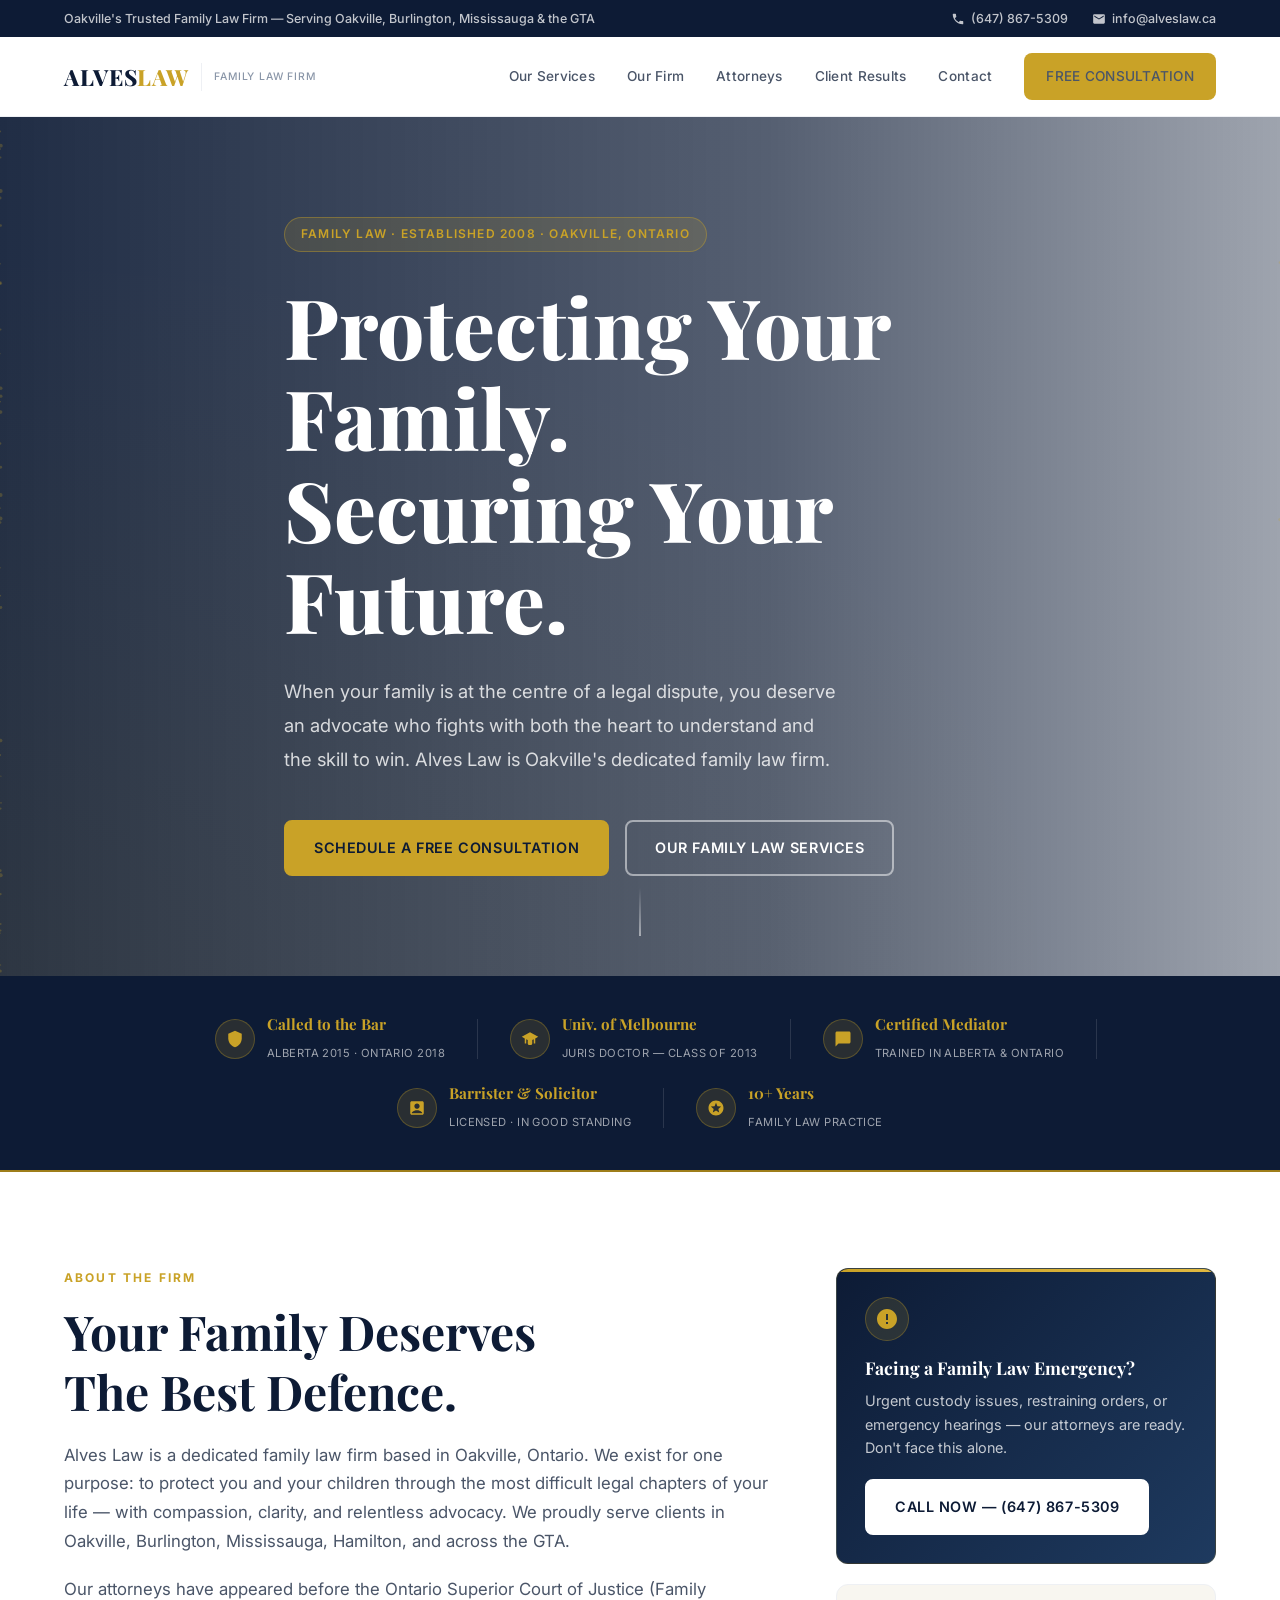
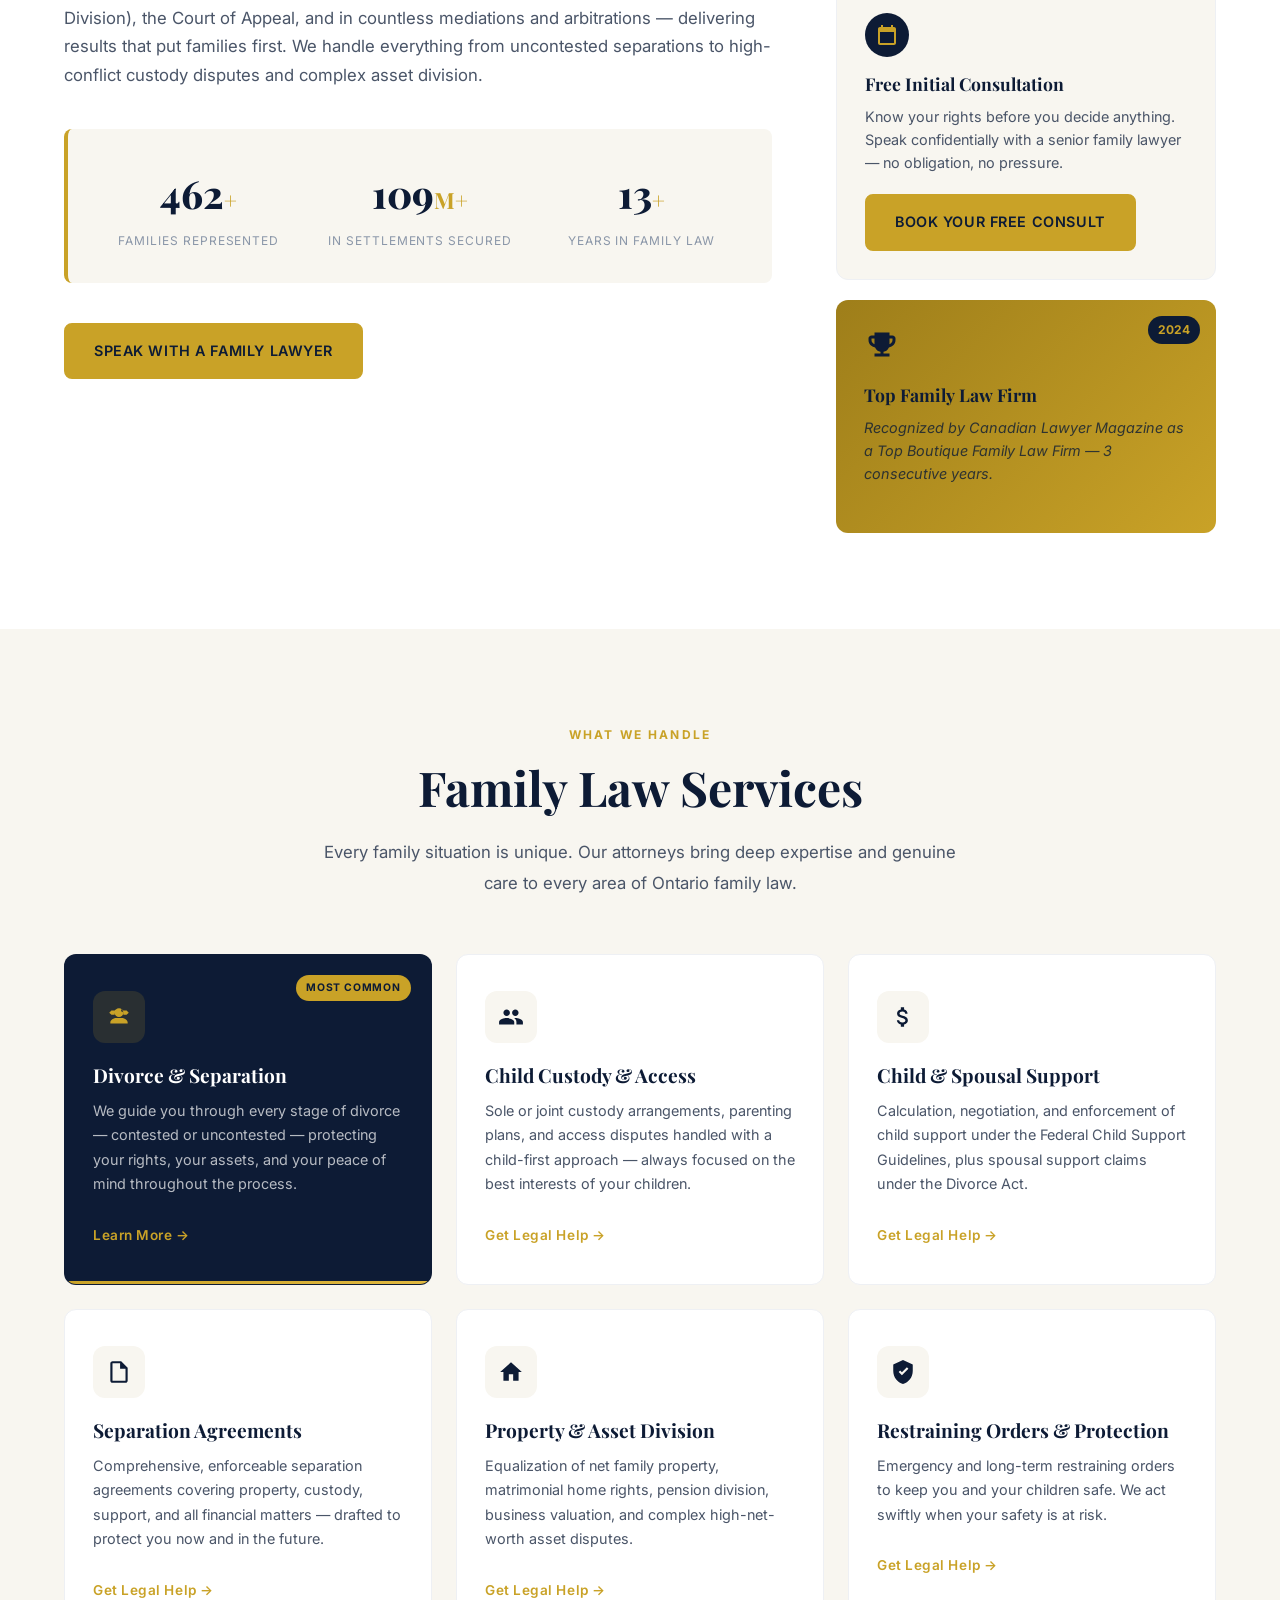
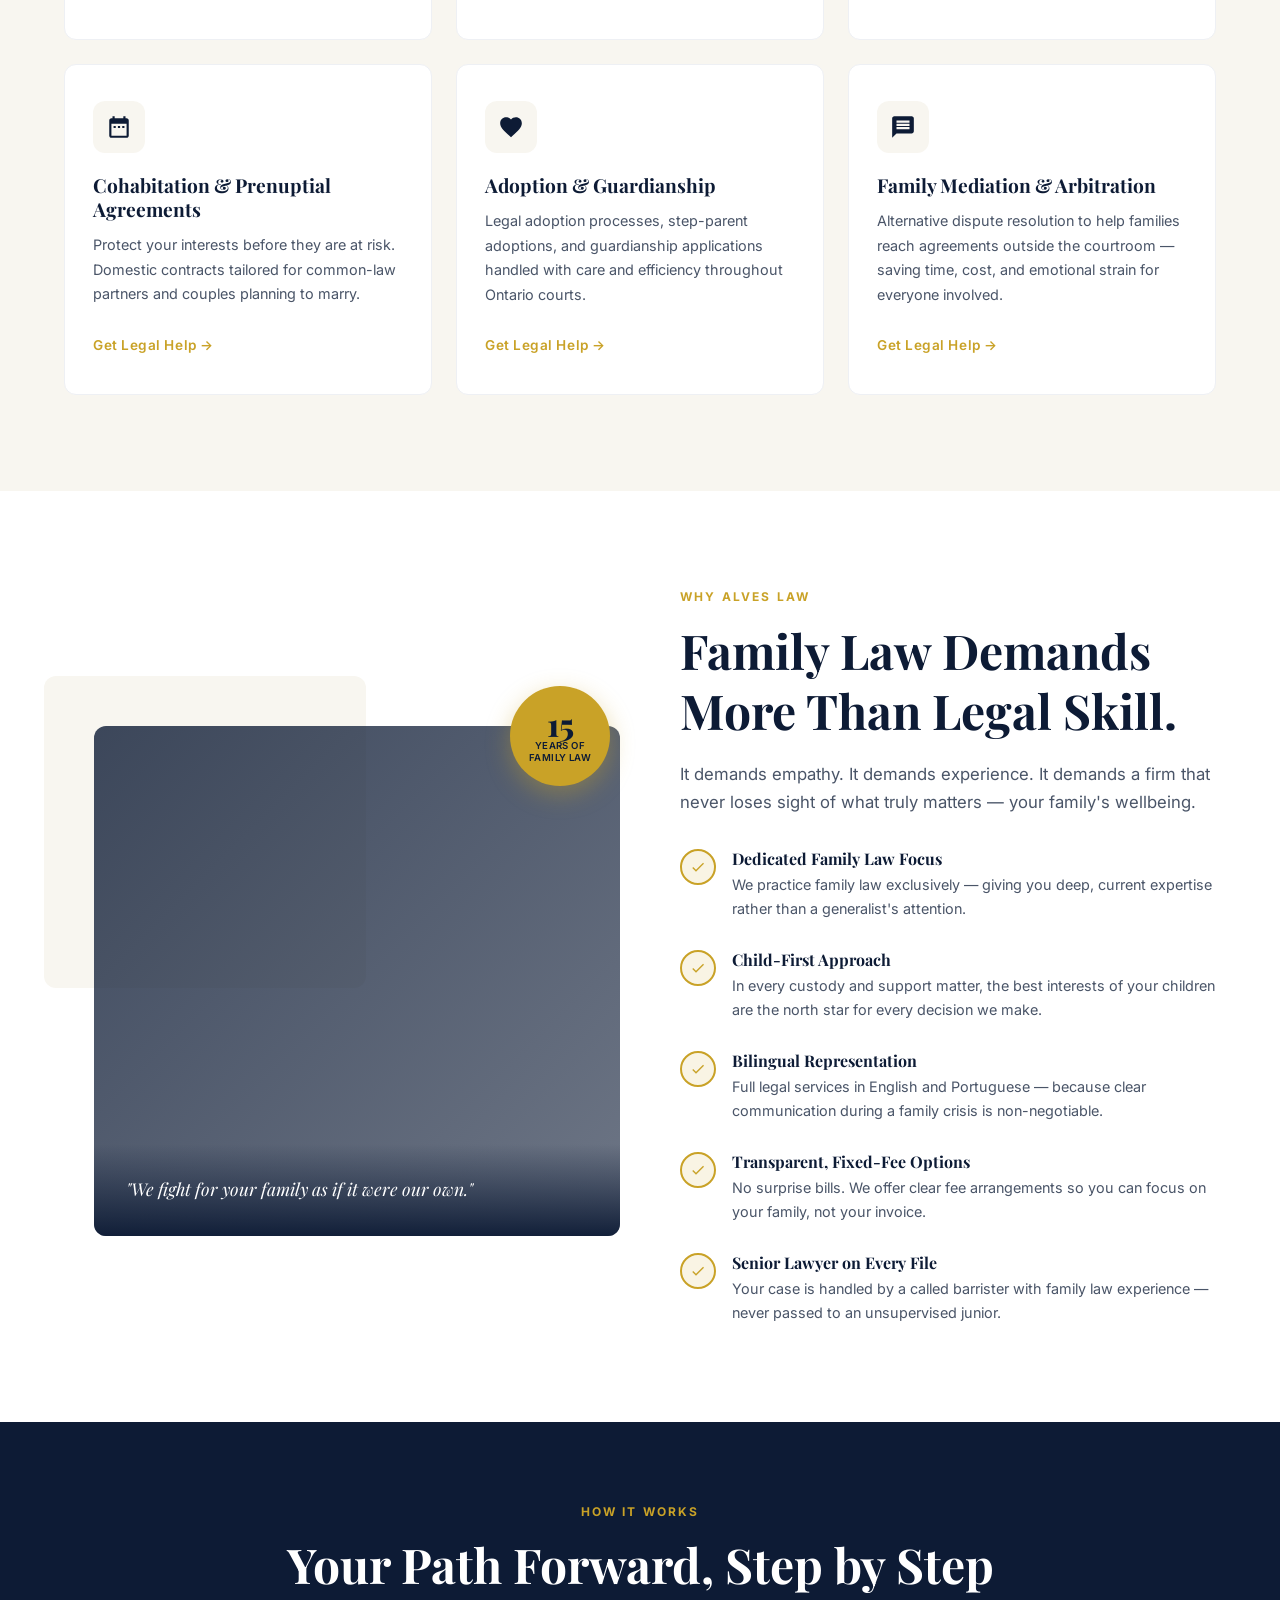
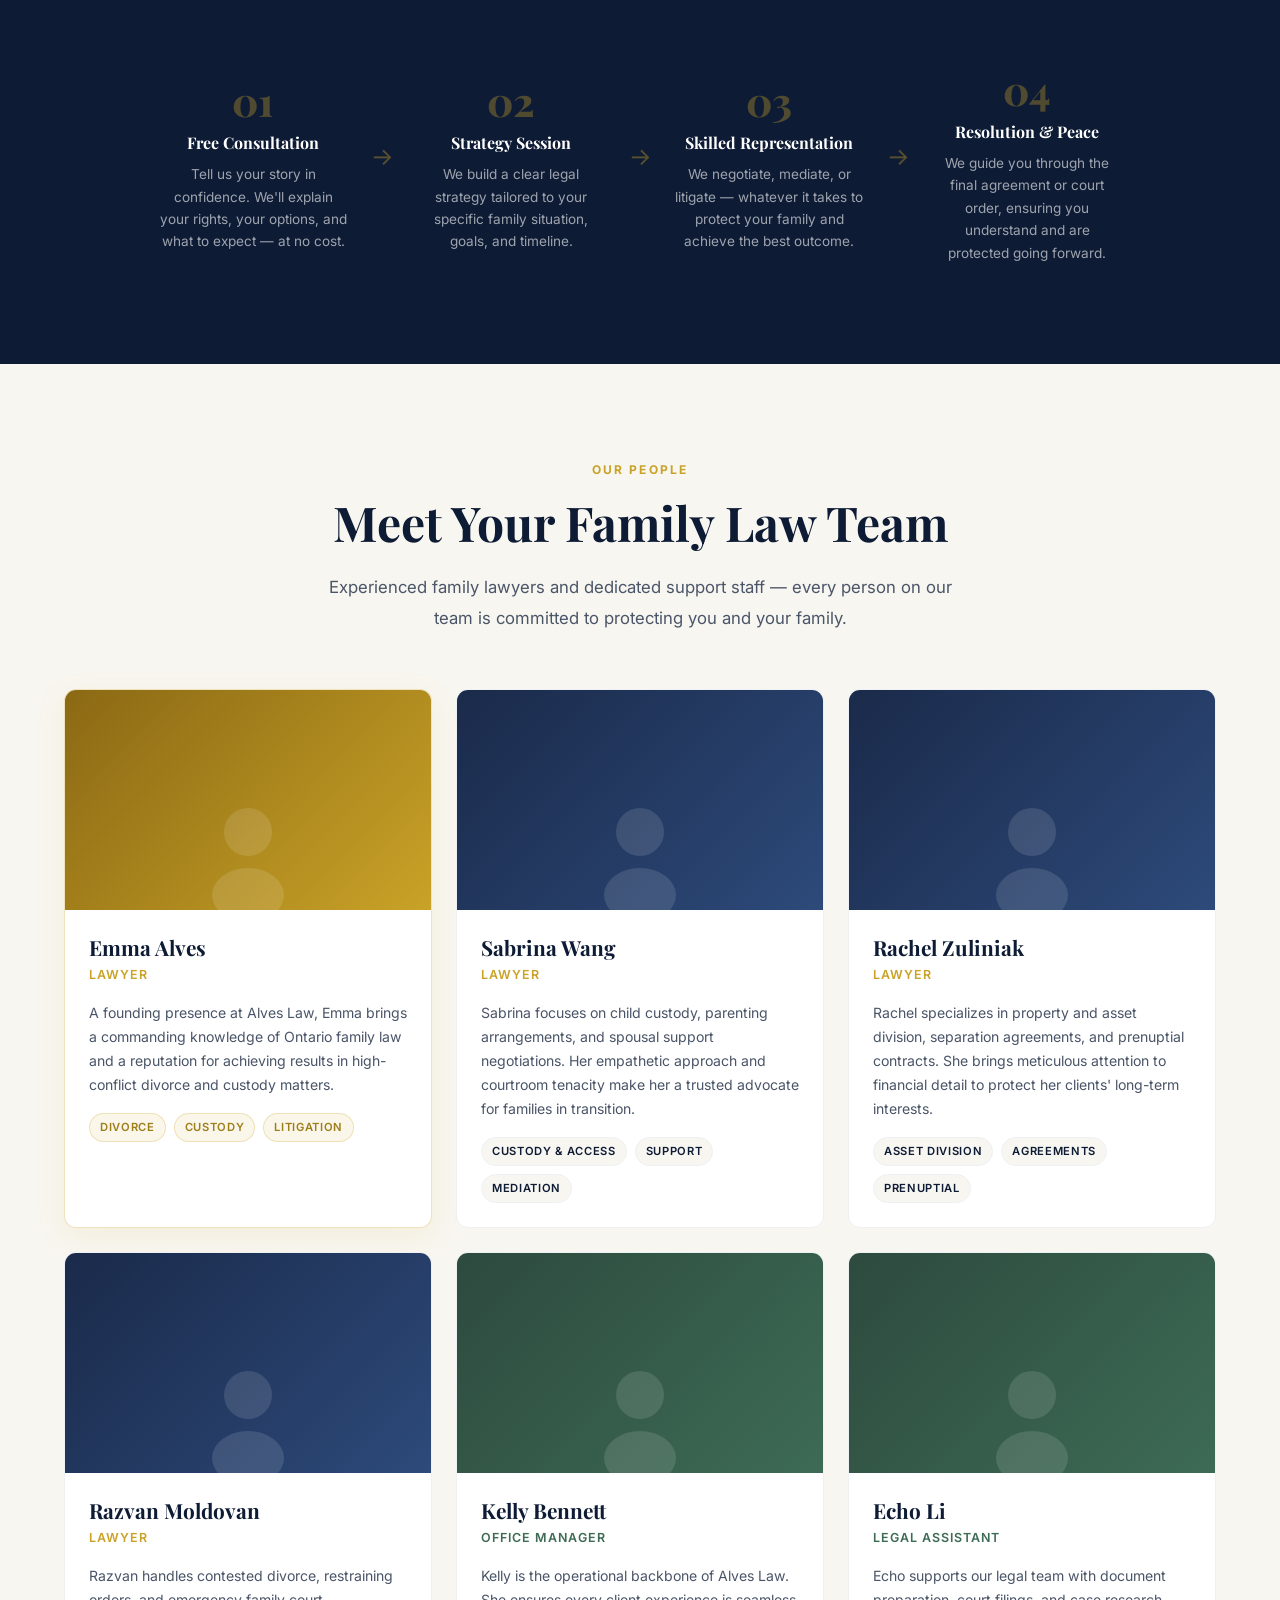
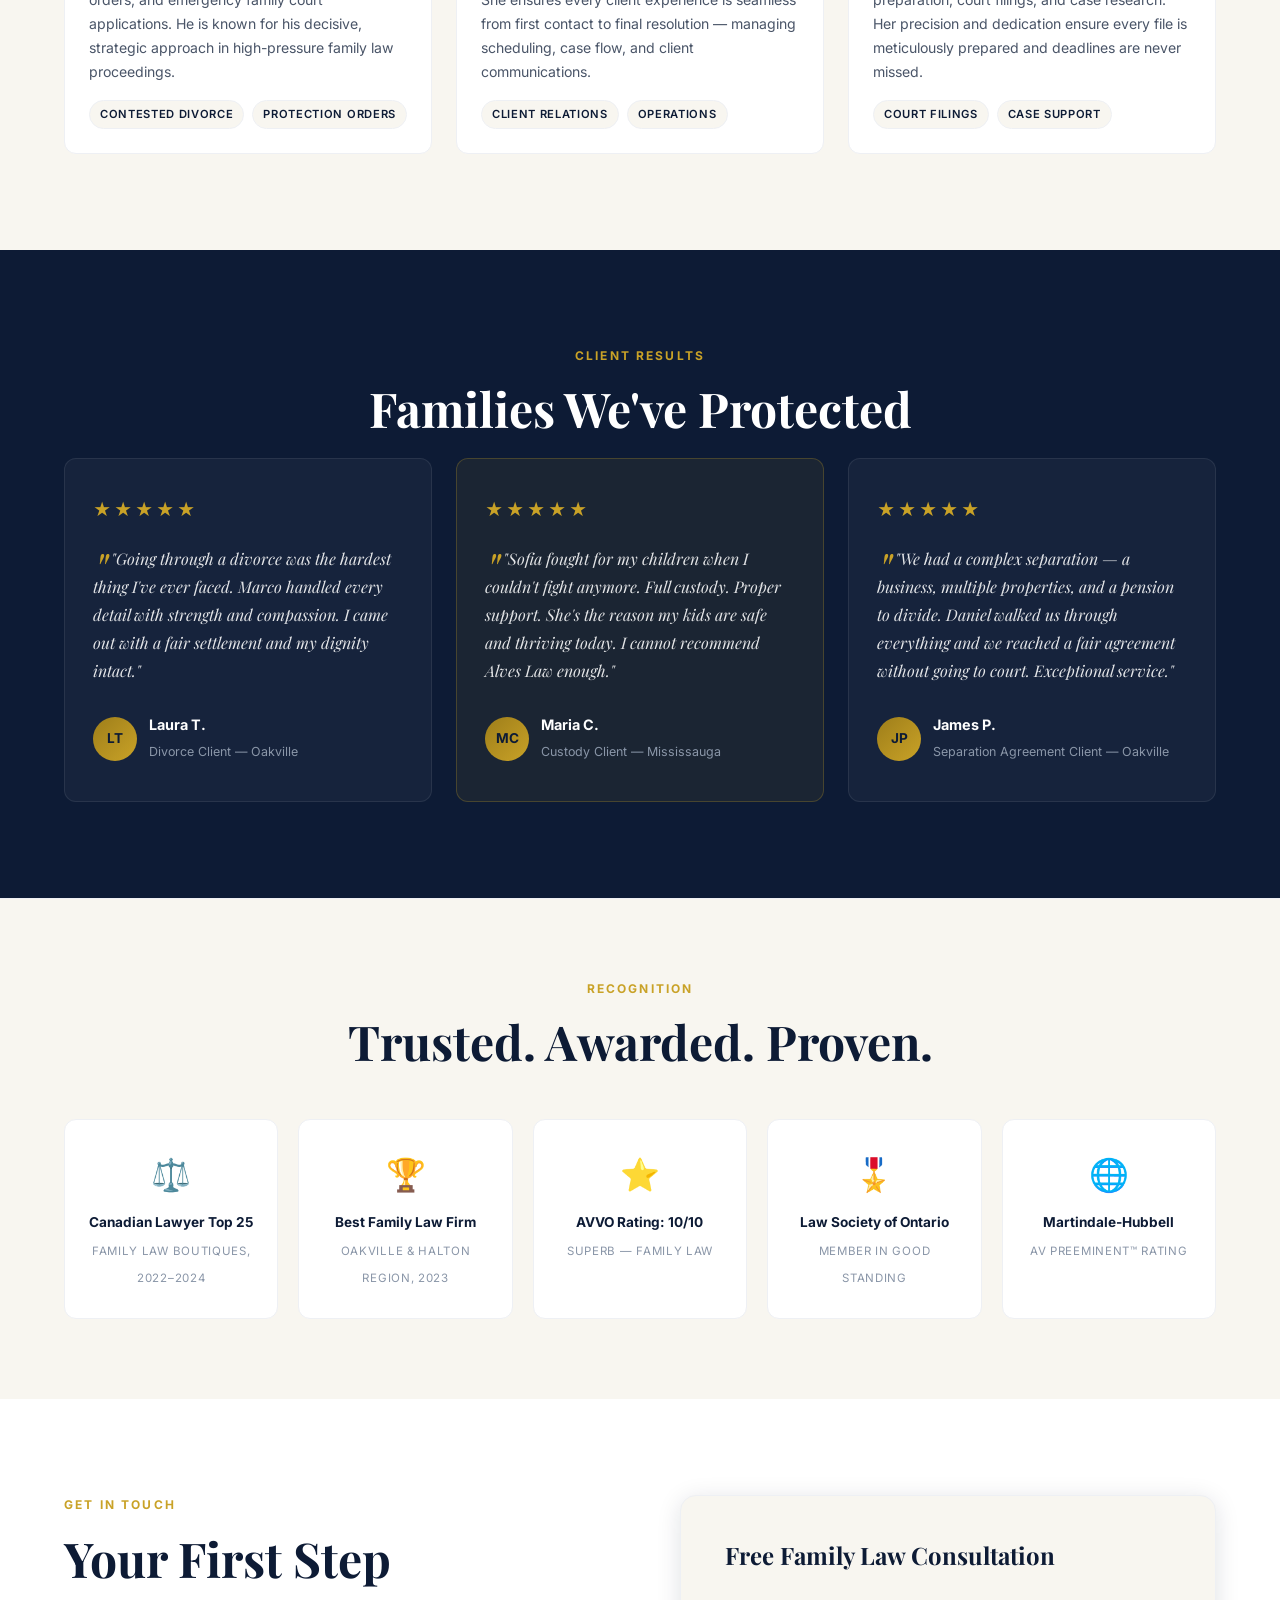
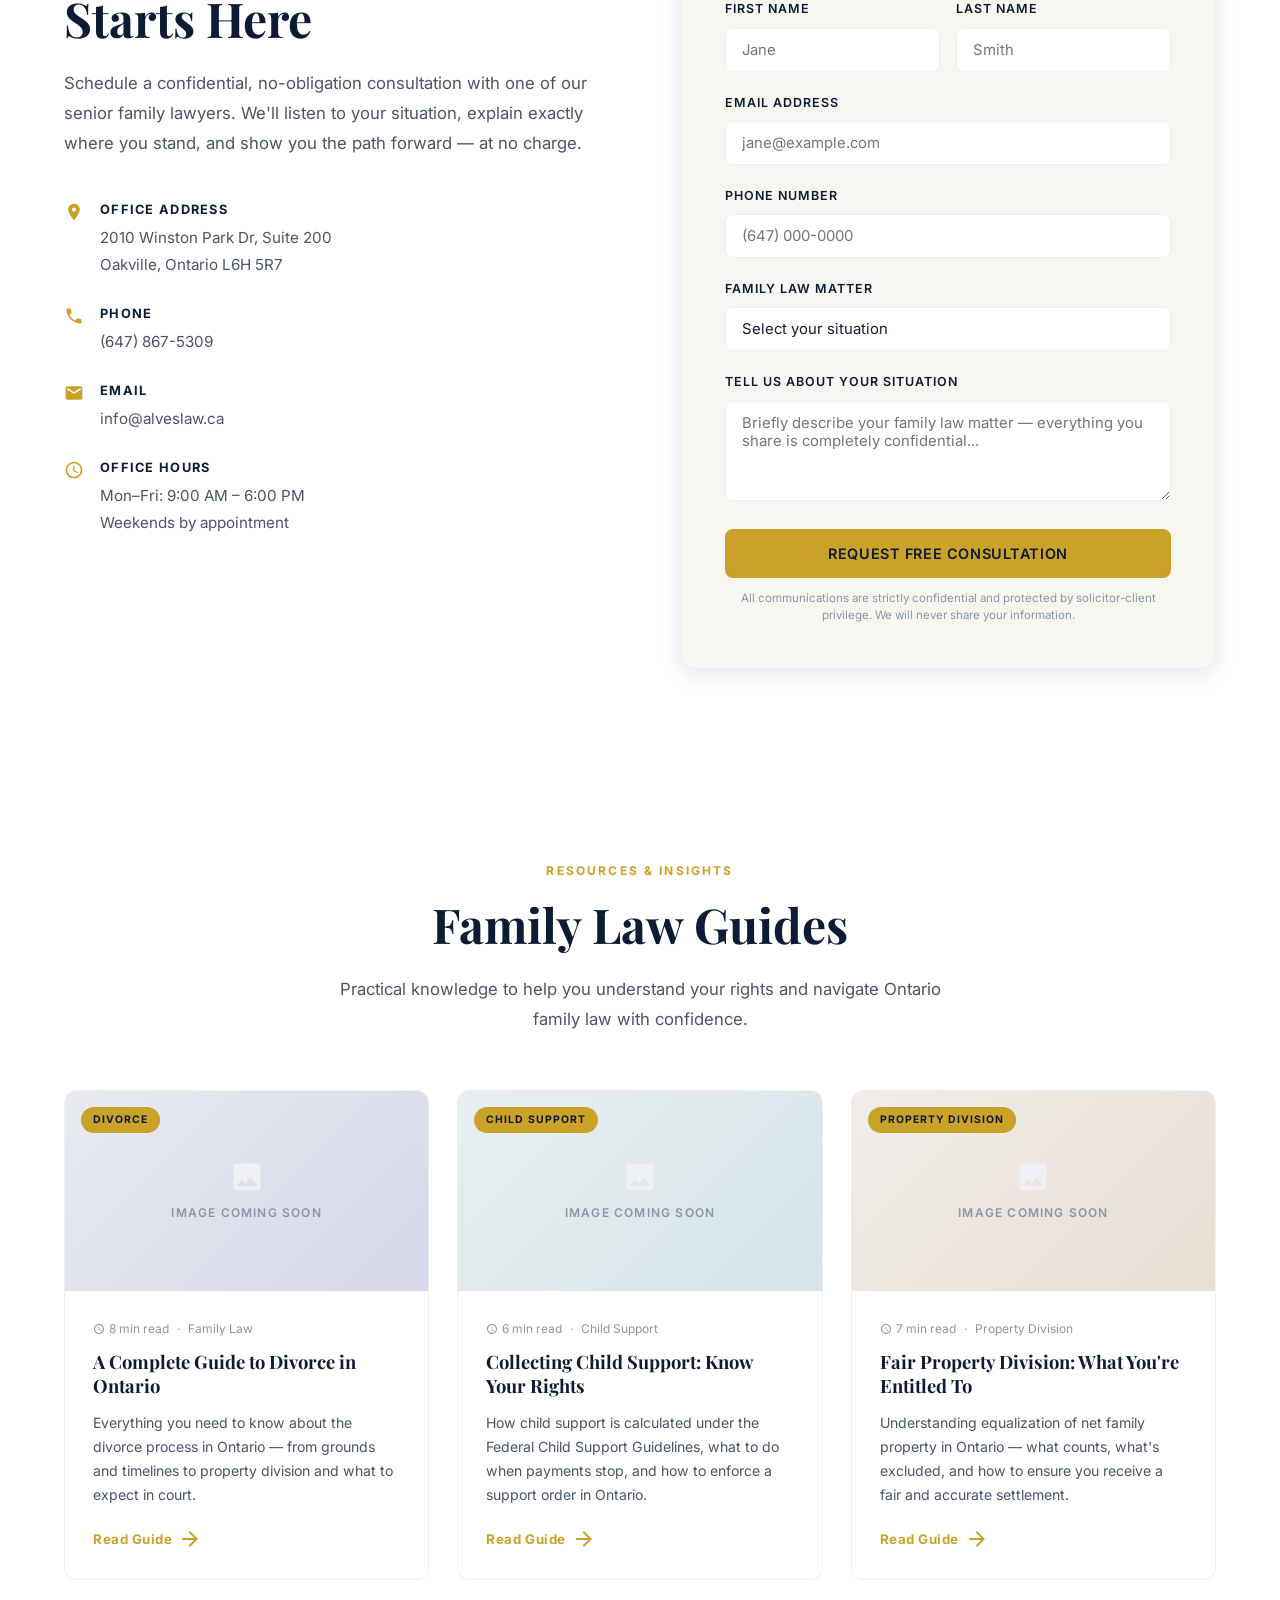
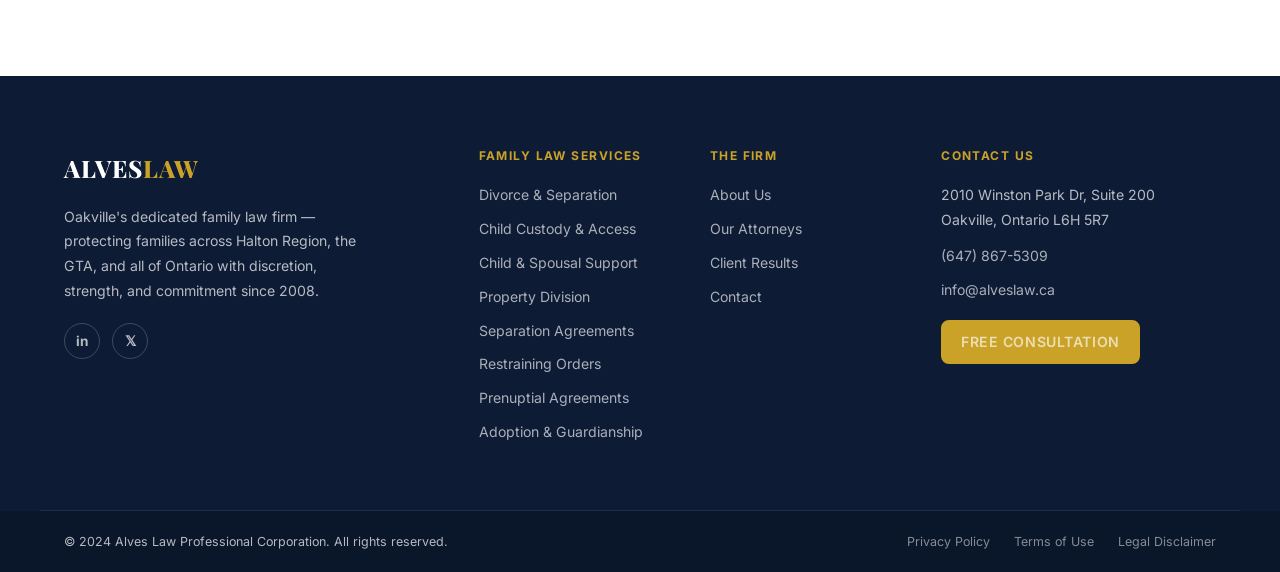
<file: index.html>
<!DOCTYPE html>
<html lang="en">
<head>
  <meta charset="UTF-8" />
  <meta name="viewport" content="width=device-width, initial-scale=1.0" />
  <meta name="description" content="Alves Law — Oakville's trusted family law firm. Divorce, custody, child support, and separation agreements handled by experienced Ontario family lawyers. Serving Oakville, Burlington, Mississauga & the GTA." />
  <title>Alves Law | Family Law Firm — Oakville, Ontario</title>
  <link rel="preconnect" href="https://fonts.googleapis.com" />
  <link rel="preconnect" href="https://fonts.gstatic.com" crossorigin />
  <link href="https://fonts.googleapis.com/css2?family=Playfair+Display:wght@400;600;700;800&family=Inter:wght@300;400;500;600&display=swap" rel="stylesheet" />
  <link rel="stylesheet" href="css/style.css" />
</head>
<body>

  <!-- ─── TOP BAR ─────────────────────────────────────────────── -->
  <div class="top-bar">
    <div class="container top-bar__inner">
      <span>Oakville's Trusted Family Law Firm — Serving Oakville, Burlington, Mississauga &amp; the GTA</span>
      <div class="top-bar__right">
        <a href="tel:+16478675309"><svg viewBox="0 0 24 24"><path d="M6.6 10.8c1.4 2.8 3.8 5.1 6.6 6.6l2.2-2.2c.3-.3.7-.4 1-.2 1.1.4 2.3.6 3.6.6.6 0 1 .4 1 1V20c0 .6-.4 1-1 1-9.4 0-17-7.6-17-17 0-.6.4-1 1-1h3.5c.6 0 1 .4 1 1 0 1.3.2 2.5.6 3.6.1.3 0 .7-.2 1L6.6 10.8z"/></svg>(647) 867-5309</a>
        <a href="mailto:info@alveslaw.ca"><svg viewBox="0 0 24 24"><path d="M20 4H4c-1.1 0-2 .9-2 2v12c0 1.1.9 2 2 2h16c1.1 0 2-.9 2-2V6c0-1.1-.9-2-2-2zm0 4l-8 5-8-5V6l8 5 8-5v2z"/></svg>info@alveslaw.ca</a>
      </div>
    </div>
  </div>

  <!-- ─── NAVIGATION ──────────────────────────────────────────── -->
  <header class="navbar" id="navbar">
    <div class="container navbar__inner">
      <a href="/" class="logo">
        <span class="logo__wordmark">ALVES<span>LAW</span></span>
        <span class="logo__divider"></span>
        <span class="logo__sub">Family Law Firm</span>
      </a>
      <nav class="nav__links" id="navLinks">
        <a href="#services">Our Services</a>
        <a href="#about">Our Firm</a>
        <a href="#team">Attorneys</a>
        <a href="#testimonials">Client Results</a>
        <a href="#contact">Contact</a>
        <a href="#contact" class="btn btn--nav">Free Consultation</a>
      </nav>
      <button class="hamburger" id="hamburger" aria-label="Open menu">
        <span></span><span></span><span></span>
      </button>
    </div>
  </header>

  <!-- ─── HERO ────────────────────────────────────────────────── -->
  <section class="hero">
    <div class="hero__overlay"></div>
    <div class="hero__particles" id="particles"></div>
    <div class="container hero__content">
      <div class="hero__badge">Family Law · Established 2008 · Oakville, Ontario</div>
      <h1 class="hero__headline">
        Protecting Your Family.<br />Securing Your Future.
      </h1>
      <p class="hero__sub">
        When your family is at the centre of a legal dispute, you deserve an advocate who
        fights with both the heart to understand and the skill to win. Alves Law is Oakville's
        dedicated family law firm.
      </p>
      <div class="hero__cta">
        <a href="#contact" class="btn btn--primary">Schedule a Free Consultation</a>
        <a href="#services" class="btn btn--ghost">Our Family Law Services</a>
      </div>
    </div>
    <div class="hero__scroll"><span></span></div>
  </section>

  <!-- ─── TRUST STRIP ─────────────────────────────────────────── -->
  <section class="trust-strip">
    <div class="container trust-strip__inner">
      <div class="trust-item">
        <div class="trust-item__icon">
          <svg viewBox="0 0 24 24"><path d="M12 1L3 5v6c0 5.55 3.84 10.74 9 12 5.16-1.26 9-6.45 9-12V5l-9-4z"/></svg>
        </div>
        <div>
          <strong>Called to the Bar</strong>
          <span>Alberta 2015 · Ontario 2018</span>
        </div>
      </div>
      <div class="trust-divider"></div>
      <div class="trust-item">
        <div class="trust-item__icon">
          <svg viewBox="0 0 24 24"><path d="M12 3L1 9l4 2.18V18h2v-5.82l2 1.09V18c0 1.1.9 2 2 2h2c1.1 0 2-.9 2-2v-4.73l2-1.09V18h2v-6.82L23 9 12 3z"/></svg>
        </div>
        <div>
          <strong>Univ. of Melbourne</strong>
          <span>Juris Doctor — Class of 2013</span>
        </div>
      </div>
      <div class="trust-divider"></div>
      <div class="trust-item">
        <div class="trust-item__icon">
          <svg viewBox="0 0 24 24"><path d="M20 2H4c-1.1 0-2 .9-2 2v18l4-4h14c1.1 0 2-.9 2-2V4c0-1.1-.9-2-2-2z"/></svg>
        </div>
        <div>
          <strong>Certified Mediator</strong>
          <span>Trained in Alberta &amp; Ontario</span>
        </div>
      </div>
      <div class="trust-divider"></div>
      <div class="trust-item">
        <div class="trust-item__icon">
          <svg viewBox="0 0 24 24"><path d="M19 3H5c-1.1 0-2 .9-2 2v14c0 1.1.9 2 2 2h14c1.1 0 2-.9 2-2V5c0-1.1-.9-2-2-2zm-7 3c1.93 0 3.5 1.57 3.5 3.5S13.93 13 12 13s-3.5-1.57-3.5-3.5S10.07 6 12 6zm7 13H5v-.23c0-.62.28-1.2.76-1.58C7.47 15.82 9.64 15 12 15s4.53.82 6.24 2.19c.48.38.76.97.76 1.58V19z"/></svg>
        </div>
        <div>
          <strong>Barrister &amp; Solicitor</strong>
          <span>Licensed · In Good Standing</span>
        </div>
      </div>
      <div class="trust-divider"></div>
      <div class="trust-item">
        <div class="trust-item__icon">
          <svg viewBox="0 0 24 24"><path d="M11.99 2C6.47 2 2 6.48 2 12s4.47 10 9.99 10C17.52 22 22 17.52 22 12S17.52 2 11.99 2zm4.24 16L12 15.45 7.77 18l1.12-4.81-3.73-3.23 4.92-.42L12 5l1.92 4.53 4.92.42-3.73 3.23L16.23 18z"/></svg>
        </div>
        <div>
          <strong>10+ Years</strong>
          <span>Family Law Practice</span>
        </div>
      </div>
    </div>
  </section>

  <!-- ─── INTRO + SIDE CARDS ──────────────────────────────────── -->
  <section class="intro" id="about">
    <div class="container intro__grid">
      <div class="intro__main">
        <div class="section-label">About the Firm</div>
        <h2 class="section-title">Your Family Deserves<br />The Best Defence.</h2>
        <p>Alves Law is a dedicated family law firm based in Oakville, Ontario. We exist for one purpose: to protect you and your children through the most difficult legal chapters of your life — with compassion, clarity, and relentless advocacy. We proudly serve clients in Oakville, Burlington, Mississauga, Hamilton, and across the GTA.</p>
        <p>Our attorneys have appeared before the Ontario Superior Court of Justice (Family Division), the Court of Appeal, and in countless mediations and arbitrations — delivering results that put families first. We handle everything from uncontested separations to high-conflict custody disputes and complex asset division.</p>
        <div class="intro__stats">
          <div class="stat">
            <span class="stat__num" data-target="500">0</span><span class="stat__suffix">+</span>
            <span class="stat__label">Families Represented</span>
          </div>
          <div class="stat">
            <span class="stat__num" data-target="120">0</span><span class="stat__suffix">M+</span>
            <span class="stat__label">In Settlements Secured</span>
          </div>
          <div class="stat">
            <span class="stat__num" data-target="15">0</span><span class="stat__suffix">+</span>
            <span class="stat__label">Years in Family Law</span>
          </div>
        </div>
        <a href="#contact" class="btn btn--primary">Speak With a Family Lawyer</a>
      </div>
      <aside class="intro__sidebar">
        <div class="side-card side-card--urgent">
          <div class="side-card__icon">
            <svg viewBox="0 0 24 24"><path d="M12 2C6.48 2 2 6.48 2 12s4.48 10 10 10 10-4.48 10-10S17.52 2 12 2zm1 15h-2v-2h2v2zm0-4h-2V7h2v6z"/></svg>
          </div>
          <h3>Facing a Family Law Emergency?</h3>
          <p>Urgent custody issues, restraining orders, or emergency hearings — our attorneys are ready. Don't face this alone.</p>
          <a href="tel:+16478675309" class="btn btn--white">Call Now — (647) 867-5309</a>
        </div>
        <div class="side-card side-card--consult">
          <div class="side-card__icon">
            <svg viewBox="0 0 24 24"><path d="M19 4h-1V2h-2v2H8V2H6v2H5c-1.11 0-1.99.9-1.99 2L3 20c0 1.1.89 2 2 2h14c1.1 0 2-.9 2-2V6c0-1.1-.9-2-2-2zm0 16H5V9h14v11z"/></svg>
          </div>
          <h3>Free Initial Consultation</h3>
          <p>Know your rights before you decide anything. Speak confidentially with a senior family lawyer — no obligation, no pressure.</p>
          <a href="#contact" class="btn btn--gold">Book Your Free Consult</a>
        </div>
        <div class="side-card side-card--award">
          <div class="side-card__badge">2024</div>
          <svg class="side-card__trophy" viewBox="0 0 24 24"><path d="M19 5h-2V3H7v2H5c-1.1 0-2 .9-2 2v1c0 2.55 1.92 4.63 4.39 4.94.63 1.5 1.98 2.63 3.61 2.96V17H7v2h10v-2h-4v-1.1c1.63-.33 2.98-1.46 3.61-2.96C19.08 12.63 21 10.55 21 8V7c0-1.1-.9-2-2-2zM5 8V7h2v3.82C5.84 10.4 5 9.3 5 8zm14 0c0 1.3-.84 2.4-2 2.82V7h2v1z"/></svg>
          <h3>Top Family Law Firm</h3>
          <p>Recognized by <em>Canadian Lawyer Magazine</em> as a Top Boutique Family Law Firm — 3 consecutive years.</p>
        </div>
      </aside>
    </div>
  </section>

  <!-- ─── SERVICES ─────────────────────────────────────────────── -->
  <section class="practice" id="services">
    <div class="container">
      <div class="section-label center">What We Handle</div>
      <h2 class="section-title center">Family Law Services</h2>
      <p class="section-sub">Every family situation is unique. Our attorneys bring deep expertise and genuine care to every area of Ontario family law.</p>
      <div class="practice__grid">

        <div class="practice-card practice-card--featured">
          <div class="practice-card__badge">Most Common</div>
          <div class="practice-card__icon">
            <svg viewBox="0 0 24 24"><path d="M8 10H5L3 8 5 6h3l1-1h1v2H9L8 8v2zm8 0h3l2-2-2-2h-3l-1-1h-1v2h1l1 1v2zm-4 2c-2.21 0-4-1.79-4-4s1.79-4 4-4 4 1.79 4 4-1.79 4-4 4zm-8 6v-1c0-2.21 2.92-4 6-4h4c3.08 0 6 1.79 6 4v1H4z"/></svg>
          </div>
          <h3>Divorce &amp; Separation</h3>
          <p>We guide you through every stage of divorce — contested or uncontested — protecting your rights, your assets, and your peace of mind throughout the process.</p>
          <a href="divorce.html" class="practice-card__link">Learn More →</a>
        </div>

        <div class="practice-card">
          <div class="practice-card__icon">
            <svg viewBox="0 0 24 24"><path d="M16 11c1.66 0 2.99-1.34 2.99-3S17.66 5 16 5c-1.66 0-3 1.34-3 3s1.34 3 3 3zm-8 0c1.66 0 2.99-1.34 2.99-3S9.66 5 8 5C6.34 5 5 6.34 5 8s1.34 3 3 3zm0 2c-2.33 0-7 1.17-7 3.5V19h14v-2.5c0-2.33-4.67-3.5-7-3.5zm8 0c-.29 0-.62.02-.97.05 1.16.84 1.97 1.97 1.97 3.45V19h6v-2.5c0-2.33-4.67-3.5-7-3.5z"/></svg>
          </div>
          <h3>Child Custody &amp; Access</h3>
          <p>Sole or joint custody arrangements, parenting plans, and access disputes handled with a child-first approach — always focused on the best interests of your children.</p>
          <a href="#contact" class="practice-card__link">Get Legal Help →</a>
        </div>

        <div class="practice-card">
          <div class="practice-card__icon">
            <svg viewBox="0 0 24 24"><path d="M11.8 10.9c-2.27-.59-3-1.2-3-2.15 0-1.09 1.01-1.85 2.7-1.85 1.78 0 2.44.85 2.5 2.1h2.21c-.07-1.72-1.12-3.3-3.21-3.81V3h-3v2.16c-1.94.42-3.5 1.68-3.5 3.61 0 2.31 1.91 3.46 4.7 4.13 2.5.6 3 1.48 3 2.41 0 .69-.49 1.79-2.7 1.79-2.06 0-2.87-.92-2.98-2.1h-2.2c.12 2.19 1.76 3.42 3.68 3.83V21h3v-2.15c1.95-.37 3.5-1.5 3.5-3.55 0-2.84-2.43-3.81-4.7-4.4z"/></svg>
          </div>
          <h3>Child &amp; Spousal Support</h3>
          <p>Calculation, negotiation, and enforcement of child support under the Federal Child Support Guidelines, plus spousal support claims under the Divorce Act.</p>
          <a href="#contact" class="practice-card__link">Get Legal Help →</a>
        </div>

        <div class="practice-card">
          <div class="practice-card__icon">
            <svg viewBox="0 0 24 24"><path d="M14 2H6c-1.1 0-2 .9-2 2v16c0 1.1.89 2 2 2h12c1.1 0 2-.9 2-2V8l-6-6zm4 18H6V4h7v5h5v11z"/></svg>
          </div>
          <h3>Separation Agreements</h3>
          <p>Comprehensive, enforceable separation agreements covering property, custody, support, and all financial matters — drafted to protect you now and in the future.</p>
          <a href="#contact" class="practice-card__link">Get Legal Help →</a>
        </div>

        <div class="practice-card">
          <div class="practice-card__icon">
            <svg viewBox="0 0 24 24"><path d="M10 20v-6h4v6h5v-8h3L12 3 2 12h3v8z"/></svg>
          </div>
          <h3>Property &amp; Asset Division</h3>
          <p>Equalization of net family property, matrimonial home rights, pension division, business valuation, and complex high-net-worth asset disputes.</p>
          <a href="#contact" class="practice-card__link">Get Legal Help →</a>
        </div>

        <div class="practice-card">
          <div class="practice-card__icon">
            <svg viewBox="0 0 24 24"><path d="M12 1L3 5v6c0 5.55 3.84 10.74 9 12 5.16-1.26 9-6.45 9-12V5l-9-4zm-1 14l-3-3 1.41-1.41L11 12.17l4.59-4.58L17 9l-6 6z"/></svg>
          </div>
          <h3>Restraining Orders &amp; Protection</h3>
          <p>Emergency and long-term restraining orders to keep you and your children safe. We act swiftly when your safety is at risk.</p>
          <a href="#contact" class="practice-card__link">Get Legal Help →</a>
        </div>

        <div class="practice-card">
          <div class="practice-card__icon">
            <svg viewBox="0 0 24 24"><path d="M9 11H7v2h2v-2zm4 0h-2v2h2v-2zm4 0h-2v2h2v-2zm2-7h-1V2h-2v2H8V2H6v2H5c-1.11 0-1.99.9-1.99 2L3 20c0 1.1.89 2 2 2h14c1.1 0 2-.9 2-2V6c0-1.1-.9-2-2-2zm0 16H5V9h14v11z"/></svg>
          </div>
          <h3>Cohabitation &amp; Prenuptial Agreements</h3>
          <p>Protect your interests before they are at risk. Domestic contracts tailored for common-law partners and couples planning to marry.</p>
          <a href="#contact" class="practice-card__link">Get Legal Help →</a>
        </div>

        <div class="practice-card">
          <div class="practice-card__icon">
            <svg viewBox="0 0 24 24"><path d="M12 21.35l-1.45-1.32C5.4 15.36 2 12.27 2 8.5 2 5.41 4.42 3 7.5 3c1.74 0 3.41.81 4.5 2.08C13.09 3.81 14.76 3 16.5 3 19.58 3 22 5.41 22 8.5c0 3.77-3.4 6.86-8.55 11.53L12 21.35z"/></svg>
          </div>
          <h3>Adoption &amp; Guardianship</h3>
          <p>Legal adoption processes, step-parent adoptions, and guardianship applications handled with care and efficiency throughout Ontario courts.</p>
          <a href="#contact" class="practice-card__link">Get Legal Help →</a>
        </div>

        <div class="practice-card">
          <div class="practice-card__icon">
            <svg viewBox="0 0 24 24"><path d="M20 2H4c-1.1 0-2 .9-2 2v18l4-4h14c1.1 0 2-.9 2-2V4c0-1.1-.9-2-2-2zm-2 12H6v-2h12v2zm0-3H6V9h12v2zm0-3H6V6h12v2z"/></svg>
          </div>
          <h3>Family Mediation &amp; Arbitration</h3>
          <p>Alternative dispute resolution to help families reach agreements outside the courtroom — saving time, cost, and emotional strain for everyone involved.</p>
          <a href="#contact" class="practice-card__link">Get Legal Help →</a>
        </div>

      </div>
    </div>
  </section>

  <!-- ─── WHY CHOOSE US ───────────────────────────────────────── -->
  <section class="why">
    <div class="container why__inner">
      <div class="why__image">
        <div class="why__image-block">
          <div class="why__image-accent"></div>
          <div class="why__image-main">
            <div class="why__image-overlay">
              <span class="why__image-quote">"We fight for your family as if it were our own."</span>
            </div>
          </div>
          <div class="why__experience-badge">
            <strong>15</strong>
            <span>Years of<br/>Family Law</span>
          </div>
        </div>
      </div>
      <div class="why__content">
        <div class="section-label">Why Alves Law</div>
        <h2 class="section-title">Family Law Demands<br />More Than Legal Skill.</h2>
        <p style="color:var(--text-light);font-size:1.05rem;margin-bottom:8px;">It demands empathy. It demands experience. It demands a firm that never loses sight of what truly matters — your family's wellbeing.</p>
        <div class="why__list">
          <div class="why__item">
            <div class="why__item-icon">
              <svg viewBox="0 0 24 24"><path d="M9 16.17L4.83 12l-1.42 1.41L9 19 21 7l-1.41-1.41z"/></svg>
            </div>
            <div>
              <h4>Dedicated Family Law Focus</h4>
              <p>We practice family law exclusively — giving you deep, current expertise rather than a generalist's attention.</p>
            </div>
          </div>
          <div class="why__item">
            <div class="why__item-icon">
              <svg viewBox="0 0 24 24"><path d="M9 16.17L4.83 12l-1.42 1.41L9 19 21 7l-1.41-1.41z"/></svg>
            </div>
            <div>
              <h4>Child-First Approach</h4>
              <p>In every custody and support matter, the best interests of your children are the north star for every decision we make.</p>
            </div>
          </div>
          <div class="why__item">
            <div class="why__item-icon">
              <svg viewBox="0 0 24 24"><path d="M9 16.17L4.83 12l-1.42 1.41L9 19 21 7l-1.41-1.41z"/></svg>
            </div>
            <div>
              <h4>Bilingual Representation</h4>
              <p>Full legal services in English and Portuguese — because clear communication during a family crisis is non-negotiable.</p>
            </div>
          </div>
          <div class="why__item">
            <div class="why__item-icon">
              <svg viewBox="0 0 24 24"><path d="M9 16.17L4.83 12l-1.42 1.41L9 19 21 7l-1.41-1.41z"/></svg>
            </div>
            <div>
              <h4>Transparent, Fixed-Fee Options</h4>
              <p>No surprise bills. We offer clear fee arrangements so you can focus on your family, not your invoice.</p>
            </div>
          </div>
          <div class="why__item">
            <div class="why__item-icon">
              <svg viewBox="0 0 24 24"><path d="M9 16.17L4.83 12l-1.42 1.41L9 19 21 7l-1.41-1.41z"/></svg>
            </div>
            <div>
              <h4>Senior Lawyer on Every File</h4>
              <p>Your case is handled by a called barrister with family law experience — never passed to an unsupervised junior.</p>
            </div>
          </div>
        </div>
      </div>
    </div>
  </section>

  <!-- ─── PROCESS STRIP ─────────────────────────────────────────── -->
  <section class="process">
    <div class="container">
      <div class="section-label center">How It Works</div>
      <h2 class="section-title center">Your Path Forward, Step by Step</h2>
      <div class="process__grid">
        <div class="process-step">
          <div class="process-step__num">01</div>
          <h3>Free Consultation</h3>
          <p>Tell us your story in confidence. We'll explain your rights, your options, and what to expect — at no cost.</p>
        </div>
        <div class="process-step__arrow">→</div>
        <div class="process-step">
          <div class="process-step__num">02</div>
          <h3>Strategy Session</h3>
          <p>We build a clear legal strategy tailored to your specific family situation, goals, and timeline.</p>
        </div>
        <div class="process-step__arrow">→</div>
        <div class="process-step">
          <div class="process-step__num">03</div>
          <h3>Skilled Representation</h3>
          <p>We negotiate, mediate, or litigate — whatever it takes to protect your family and achieve the best outcome.</p>
        </div>
        <div class="process-step__arrow">→</div>
        <div class="process-step">
          <div class="process-step__num">04</div>
          <h3>Resolution &amp; Peace</h3>
          <p>We guide you through the final agreement or court order, ensuring you understand and are protected going forward.</p>
        </div>
      </div>
    </div>
  </section>

  <!-- ─── ATTORNEYS ─────────────────────────────────────────────── -->
  <section class="team" id="team">
    <div class="container">
      <div class="section-label center">Our People</div>
      <h2 class="section-title center">Meet Your Family Law Team</h2>
      <p class="section-sub">Experienced family lawyers and dedicated support staff — every person on our team is committed to protecting you and your family.</p>
      <div class="team__grid team__grid--six">

        <div class="attorney-card attorney-card--featured">
          <div class="attorney-card__photo">
            <div class="attorney-card__photo-inner" style="background: linear-gradient(135deg, #8b6914 0%, #c9a227 100%);">
              <svg viewBox="0 0 80 80" class="attorney-silhouette"><circle cx="40" cy="28" r="16" fill="rgba(255,255,255,0.2)"/><ellipse cx="40" cy="70" rx="24" ry="18" fill="rgba(255,255,255,0.2)"/></svg>
            </div>
          </div>
          <div class="attorney-card__info">
            <h3>Emma Alves</h3>
            <span class="attorney-card__title">Lawyer</span>
            <p>A founding presence at Alves Law, Emma brings a commanding knowledge of Ontario family law and a reputation for achieving results in high-conflict divorce and custody matters.</p>
            <div class="attorney-card__tags">
              <span>Divorce</span><span>Custody</span><span>Litigation</span>
            </div>
          </div>
        </div>

        <div class="attorney-card">
          <div class="attorney-card__photo">
            <div class="attorney-card__photo-inner" style="background: linear-gradient(135deg, #1a2a4a 0%, #2d4a7a 100%);">
              <svg viewBox="0 0 80 80" class="attorney-silhouette"><circle cx="40" cy="28" r="16" fill="rgba(255,255,255,0.2)"/><ellipse cx="40" cy="70" rx="24" ry="18" fill="rgba(255,255,255,0.2)"/></svg>
            </div>
          </div>
          <div class="attorney-card__info">
            <h3>Sabrina Wang</h3>
            <span class="attorney-card__title">Lawyer</span>
            <p>Sabrina focuses on child custody, parenting arrangements, and spousal support negotiations. Her empathetic approach and courtroom tenacity make her a trusted advocate for families in transition.</p>
            <div class="attorney-card__tags">
              <span>Custody &amp; Access</span><span>Support</span><span>Mediation</span>
            </div>
          </div>
        </div>

        <div class="attorney-card">
          <div class="attorney-card__photo">
            <div class="attorney-card__photo-inner" style="background: linear-gradient(135deg, #1a2a4a 0%, #2d4a7a 100%);">
              <svg viewBox="0 0 80 80" class="attorney-silhouette"><circle cx="40" cy="28" r="16" fill="rgba(255,255,255,0.2)"/><ellipse cx="40" cy="70" rx="24" ry="18" fill="rgba(255,255,255,0.2)"/></svg>
            </div>
          </div>
          <div class="attorney-card__info">
            <h3>Rachel Zuliniak</h3>
            <span class="attorney-card__title">Lawyer</span>
            <p>Rachel specializes in property and asset division, separation agreements, and prenuptial contracts. She brings meticulous attention to financial detail to protect her clients' long-term interests.</p>
            <div class="attorney-card__tags">
              <span>Asset Division</span><span>Agreements</span><span>Prenuptial</span>
            </div>
          </div>
        </div>

        <div class="attorney-card">
          <div class="attorney-card__photo">
            <div class="attorney-card__photo-inner" style="background: linear-gradient(135deg, #1a2a4a 0%, #2d4a7a 100%);">
              <svg viewBox="0 0 80 80" class="attorney-silhouette"><circle cx="40" cy="28" r="16" fill="rgba(255,255,255,0.2)"/><ellipse cx="40" cy="70" rx="24" ry="18" fill="rgba(255,255,255,0.2)"/></svg>
            </div>
          </div>
          <div class="attorney-card__info">
            <h3>Razvan Moldovan</h3>
            <span class="attorney-card__title">Lawyer</span>
            <p>Razvan handles contested divorce, restraining orders, and emergency family court applications. He is known for his decisive, strategic approach in high-pressure family law proceedings.</p>
            <div class="attorney-card__tags">
              <span>Contested Divorce</span><span>Protection Orders</span>
            </div>
          </div>
        </div>

        <div class="attorney-card attorney-card--support">
          <div class="attorney-card__photo">
            <div class="attorney-card__photo-inner" style="background: linear-gradient(135deg, #2d4a3e 0%, #3d6b55 100%);">
              <svg viewBox="0 0 80 80" class="attorney-silhouette"><circle cx="40" cy="28" r="16" fill="rgba(255,255,255,0.2)"/><ellipse cx="40" cy="70" rx="24" ry="18" fill="rgba(255,255,255,0.2)"/></svg>
            </div>
          </div>
          <div class="attorney-card__info">
            <h3>Kelly Bennett</h3>
            <span class="attorney-card__title">Office Manager</span>
            <p>Kelly is the operational backbone of Alves Law. She ensures every client experience is seamless from first contact to final resolution — managing scheduling, case flow, and client communications.</p>
            <div class="attorney-card__tags">
              <span>Client Relations</span><span>Operations</span>
            </div>
          </div>
        </div>

        <div class="attorney-card attorney-card--support">
          <div class="attorney-card__photo">
            <div class="attorney-card__photo-inner" style="background: linear-gradient(135deg, #2d4a3e 0%, #3d6b55 100%);">
              <svg viewBox="0 0 80 80" class="attorney-silhouette"><circle cx="40" cy="28" r="16" fill="rgba(255,255,255,0.2)"/><ellipse cx="40" cy="70" rx="24" ry="18" fill="rgba(255,255,255,0.2)"/></svg>
            </div>
          </div>
          <div class="attorney-card__info">
            <h3>Echo Li</h3>
            <span class="attorney-card__title">Legal Assistant</span>
            <p>Echo supports our legal team with document preparation, court filings, and case research. Her precision and dedication ensure every file is meticulously prepared and deadlines are never missed.</p>
            <div class="attorney-card__tags">
              <span>Court Filings</span><span>Case Support</span>
            </div>
          </div>
        </div>

      </div>
    </div>
  </section>

  <!-- ─── TESTIMONIALS ─────────────────────────────────────────── -->
  <section class="testimonials" id="testimonials">
    <div class="container">
      <div class="section-label center">Client Results</div>
      <h2 class="section-title center">Families We've Protected</h2>
      <div class="testimonials__grid">

        <div class="testimonial-card">
          <div class="testimonial-card__stars">★★★★★</div>
          <blockquote>"Going through a divorce was the hardest thing I've ever faced. Marco handled every detail with strength and compassion. I came out with a fair settlement and my dignity intact."</blockquote>
          <div class="testimonial-card__author">
            <div class="testimonial-card__avatar">LT</div>
            <div>
              <strong>Laura T.</strong>
              <span>Divorce Client — Oakville</span>
            </div>
          </div>
        </div>

        <div class="testimonial-card testimonial-card--featured">
          <div class="testimonial-card__stars">★★★★★</div>
          <blockquote>"Sofia fought for my children when I couldn't fight anymore. Full custody. Proper support. She's the reason my kids are safe and thriving today. I cannot recommend Alves Law enough."</blockquote>
          <div class="testimonial-card__author">
            <div class="testimonial-card__avatar">MC</div>
            <div>
              <strong>Maria C.</strong>
              <span>Custody Client — Mississauga</span>
            </div>
          </div>
        </div>

        <div class="testimonial-card">
          <div class="testimonial-card__stars">★★★★★</div>
          <blockquote>"We had a complex separation — a business, multiple properties, and a pension to divide. Daniel walked us through everything and we reached a fair agreement without going to court. Exceptional service."</blockquote>
          <div class="testimonial-card__author">
            <div class="testimonial-card__avatar">JP</div>
            <div>
              <strong>James P.</strong>
              <span>Separation Agreement Client — Oakville</span>
            </div>
          </div>
        </div>

      </div>
    </div>
  </section>

  <!-- ─── AWARDS BANNER ────────────────────────────────────────── -->
  <section class="awards">
    <div class="container awards__inner">
      <div class="section-label center">Recognition</div>
      <h2 class="section-title center">Trusted. Awarded. Proven.</h2>
      <div class="awards__grid">
        <div class="award-badge">
          <div class="award-badge__icon">⚖️</div>
          <strong>Canadian Lawyer Top 25</strong>
          <span>Family Law Boutiques, 2022–2024</span>
        </div>
        <div class="award-badge">
          <div class="award-badge__icon">🏆</div>
          <strong>Best Family Law Firm</strong>
          <span>Oakville &amp; Halton Region, 2023</span>
        </div>
        <div class="award-badge">
          <div class="award-badge__icon">⭐</div>
          <strong>AVVO Rating: 10/10</strong>
          <span>Superb — Family Law</span>
        </div>
        <div class="award-badge">
          <div class="award-badge__icon">🎖️</div>
          <strong>Law Society of Ontario</strong>
          <span>Member in Good Standing</span>
        </div>
        <div class="award-badge">
          <div class="award-badge__icon">🌐</div>
          <strong>Martindale-Hubbell</strong>
          <span>AV Preeminent™ Rating</span>
        </div>
      </div>
    </div>
  </section>

  <!-- ─── CONTACT ──────────────────────────────────────────────── -->
  <section class="contact" id="contact">
    <div class="container contact__grid">
      <div class="contact__info">
        <div class="section-label">Get In Touch</div>
        <h2 class="section-title">Your First Step<br />Starts Here</h2>
        <p>Schedule a confidential, no-obligation consultation with one of our senior family lawyers. We'll listen to your situation, explain exactly where you stand, and show you the path forward — at no charge.</p>
        <div class="contact__details">
          <div class="contact__detail-item">
            <svg viewBox="0 0 24 24"><path d="M12 2C8.13 2 5 5.13 5 9c0 5.25 7 13 7 13s7-7.75 7-13c0-3.87-3.13-7-7-7zm0 9.5c-1.38 0-2.5-1.12-2.5-2.5s1.12-2.5 2.5-2.5 2.5 1.12 2.5 2.5-1.12 2.5-2.5 2.5z"/></svg>
            <div>
              <strong>Office Address</strong>
              <span>2010 Winston Park Dr, Suite 200<br/>Oakville, Ontario L6H 5R7</span>
            </div>
          </div>
          <div class="contact__detail-item">
            <svg viewBox="0 0 24 24"><path d="M6.6 10.8c1.4 2.8 3.8 5.1 6.6 6.6l2.2-2.2c.3-.3.7-.4 1-.2 1.1.4 2.3.6 3.6.6.6 0 1 .4 1 1V20c0 .6-.4 1-1 1-9.4 0-17-7.6-17-17 0-.6.4-1 1-1h3.5c.6 0 1 .4 1 1 0 1.3.2 2.5.6 3.6.1.3 0 .7-.2 1L6.6 10.8z"/></svg>
            <div>
              <strong>Phone</strong>
              <span><a href="tel:+16478675309">(647) 867-5309</a></span>
            </div>
          </div>
          <div class="contact__detail-item">
            <svg viewBox="0 0 24 24"><path d="M20 4H4c-1.1 0-2 .9-2 2v12c0 1.1.9 2 2 2h16c1.1 0 2-.9 2-2V6c0-1.1-.9-2-2-2zm0 4l-8 5-8-5V6l8 5 8-5v2z"/></svg>
            <div>
              <strong>Email</strong>
              <span><a href="mailto:info@alveslaw.ca">info@alveslaw.ca</a></span>
            </div>
          </div>
          <div class="contact__detail-item">
            <svg viewBox="0 0 24 24"><path d="M11.99 2C6.47 2 2 6.48 2 12s4.47 10 9.99 10C17.52 22 22 17.52 22 12S17.52 2 11.99 2zM12 20c-4.42 0-8-3.58-8-8s3.58-8 8-8 8 3.58 8 8-3.58 8-8 8zm.5-13H11v6l5.25 3.15.75-1.23-4.5-2.67V7z"/></svg>
            <div>
              <strong>Office Hours</strong>
              <span>Mon–Fri: 9:00 AM – 6:00 PM<br/>Weekends by appointment</span>
            </div>
          </div>
        </div>
      </div>
      <div class="contact__form-wrap">
        <form class="contact__form" id="contactForm">
          <h3>Free Family Law Consultation</h3>
          <div class="form-row">
            <div class="form-group">
              <label for="firstName">First Name</label>
              <input type="text" id="firstName" name="firstName" placeholder="Jane" required />
            </div>
            <div class="form-group">
              <label for="lastName">Last Name</label>
              <input type="text" id="lastName" name="lastName" placeholder="Smith" required />
            </div>
          </div>
          <div class="form-group">
            <label for="email">Email Address</label>
            <input type="email" id="email" name="email" placeholder="jane@example.com" required />
          </div>
          <div class="form-group">
            <label for="phone">Phone Number</label>
            <input type="tel" id="phone" name="phone" placeholder="(647) 000-0000" />
          </div>
          <div class="form-group">
            <label for="matter">Family Law Matter</label>
            <select id="matter" name="matter">
              <option value="">Select your situation</option>
              <option>Divorce or Separation</option>
              <option>Child Custody &amp; Access</option>
              <option>Child Support</option>
              <option>Spousal Support</option>
              <option>Property &amp; Asset Division</option>
              <option>Separation Agreement</option>
              <option>Restraining Order / Protection</option>
              <option>Prenuptial or Cohabitation Agreement</option>
              <option>Adoption or Guardianship</option>
              <option>Family Mediation or Arbitration</option>
              <option>Other Family Matter</option>
            </select>
          </div>
          <div class="form-group">
            <label for="message">Tell Us About Your Situation</label>
            <textarea id="message" name="message" rows="4" placeholder="Briefly describe your family law matter — everything you share is completely confidential..."></textarea>
          </div>
          <button type="submit" class="btn btn--primary btn--full">Request Free Consultation</button>
          <p class="form-disclaimer">All communications are strictly confidential and protected by solicitor-client privilege. We will never share your information.</p>
        </form>
      </div>
    </div>
  </section>

  <!-- ─── INSIGHTS ───────────────────────────────────────────────── -->
  <section class="insights">
    <div class="container">
      <div class="section-label center">Resources &amp; Insights</div>
      <h2 class="section-title center">Family Law Guides</h2>
      <p class="section-sub">Practical knowledge to help you understand your rights and navigate Ontario family law with confidence.</p>
      <div class="insights__grid">

        <div class="insight-card">
          <div class="insight-card__image insight-card__image-1">
            <span class="insight-card__category">Divorce</span>
            <div class="insight-card__image-placeholder">
              <svg viewBox="0 0 24 24"><path d="M21 19V5c0-1.1-.9-2-2-2H5c-1.1 0-2 .9-2 2v14c0 1.1.9 2 2 2h14c1.1 0 2-.9 2-2zM8.5 13.5l2.5 3.01L14.5 12l4.5 6H5l3.5-4.5z"/></svg>
              Image Coming Soon
            </div>
          </div>
          <div class="insight-card__body">
            <div class="insight-card__meta">
              <span><svg viewBox="0 0 24 24"><path d="M11.99 2C6.47 2 2 6.48 2 12s4.47 10 9.99 10C17.52 22 22 17.52 22 12S17.52 2 11.99 2zM12 20c-4.42 0-8-3.58-8-8s3.58-8 8-8 8 3.58 8 8-3.58 8-8 8zm.5-13H11v6l5.25 3.15.75-1.23-4.5-2.67V7z"/></svg>8 min read</span>
              <span>·</span>
              <span>Family Law</span>
            </div>
            <h3>A Complete Guide to Divorce in Ontario</h3>
            <p>Everything you need to know about the divorce process in Ontario — from grounds and timelines to property division and what to expect in court.</p>
            <a href="#" class="insight-card__link">Read Guide <svg viewBox="0 0 24 24"><path d="M12 4l-1.41 1.41L16.17 11H4v2h12.17l-5.58 5.59L12 20l8-8z"/></svg></a>
          </div>
        </div>

        <div class="insight-card">
          <div class="insight-card__image insight-card__image-2">
            <span class="insight-card__category">Child Support</span>
            <div class="insight-card__image-placeholder">
              <svg viewBox="0 0 24 24"><path d="M21 19V5c0-1.1-.9-2-2-2H5c-1.1 0-2 .9-2 2v14c0 1.1.9 2 2 2h14c1.1 0 2-.9 2-2zM8.5 13.5l2.5 3.01L14.5 12l4.5 6H5l3.5-4.5z"/></svg>
              Image Coming Soon
            </div>
          </div>
          <div class="insight-card__body">
            <div class="insight-card__meta">
              <span><svg viewBox="0 0 24 24"><path d="M11.99 2C6.47 2 2 6.48 2 12s4.47 10 9.99 10C17.52 22 22 17.52 22 12S17.52 2 11.99 2zM12 20c-4.42 0-8-3.58-8-8s3.58-8 8-8 8 3.58 8 8-3.58 8-8 8zm.5-13H11v6l5.25 3.15.75-1.23-4.5-2.67V7z"/></svg>6 min read</span>
              <span>·</span>
              <span>Child Support</span>
            </div>
            <h3>Collecting Child Support: Know Your Rights</h3>
            <p>How child support is calculated under the Federal Child Support Guidelines, what to do when payments stop, and how to enforce a support order in Ontario.</p>
            <a href="#" class="insight-card__link">Read Guide <svg viewBox="0 0 24 24"><path d="M12 4l-1.41 1.41L16.17 11H4v2h12.17l-5.58 5.59L12 20l8-8z"/></svg></a>
          </div>
        </div>

        <div class="insight-card">
          <div class="insight-card__image insight-card__image-3">
            <span class="insight-card__category">Property Division</span>
            <div class="insight-card__image-placeholder">
              <svg viewBox="0 0 24 24"><path d="M21 19V5c0-1.1-.9-2-2-2H5c-1.1 0-2 .9-2 2v14c0 1.1.9 2 2 2h14c1.1 0 2-.9 2-2zM8.5 13.5l2.5 3.01L14.5 12l4.5 6H5l3.5-4.5z"/></svg>
              Image Coming Soon
            </div>
          </div>
          <div class="insight-card__body">
            <div class="insight-card__meta">
              <span><svg viewBox="0 0 24 24"><path d="M11.99 2C6.47 2 2 6.48 2 12s4.47 10 9.99 10C17.52 22 22 17.52 22 12S17.52 2 11.99 2zM12 20c-4.42 0-8-3.58-8-8s3.58-8 8-8 8 3.58 8 8-3.58 8-8 8zm.5-13H11v6l5.25 3.15.75-1.23-4.5-2.67V7z"/></svg>7 min read</span>
              <span>·</span>
              <span>Property Division</span>
            </div>
            <h3>Fair Property Division: What You're Entitled To</h3>
            <p>Understanding equalization of net family property in Ontario — what counts, what's excluded, and how to ensure you receive a fair and accurate settlement.</p>
            <a href="#" class="insight-card__link">Read Guide <svg viewBox="0 0 24 24"><path d="M12 4l-1.41 1.41L16.17 11H4v2h12.17l-5.58 5.59L12 20l8-8z"/></svg></a>
          </div>
        </div>

      </div>
    </div>
  </section>

  <!-- ─── FOOTER ───────────────────────────────────────────────── -->
  <footer class="footer">
    <div class="container footer__inner">
      <div class="footer__brand">
        <span class="logo__wordmark">ALVES<span>LAW</span></span>
        <p>Oakville's dedicated family law firm — protecting families across Halton Region, the GTA, and all of Ontario with discretion, strength, and commitment since 2008.</p>
        <div class="footer__social">
          <a href="#" aria-label="LinkedIn">in</a>
          <a href="#" aria-label="Twitter">𝕏</a>
        </div>
      </div>
      <div class="footer__nav">
        <h4>Family Law Services</h4>
        <a href="#services">Divorce &amp; Separation</a>
        <a href="#services">Child Custody &amp; Access</a>
        <a href="#services">Child &amp; Spousal Support</a>
        <a href="#services">Property Division</a>
        <a href="#services">Separation Agreements</a>
        <a href="#services">Restraining Orders</a>
        <a href="#services">Prenuptial Agreements</a>
        <a href="#services">Adoption &amp; Guardianship</a>
      </div>
      <div class="footer__nav">
        <h4>The Firm</h4>
        <a href="#about">About Us</a>
        <a href="#team">Our Attorneys</a>
        <a href="#testimonials">Client Results</a>
        <a href="#contact">Contact</a>
      </div>
      <div class="footer__contact">
        <h4>Contact Us</h4>
        <p>2010 Winston Park Dr, Suite 200<br/>Oakville, Ontario L6H 5R7</p>
        <a href="tel:+16478675309">(647) 867-5309</a>
        <a href="mailto:info@alveslaw.ca">info@alveslaw.ca</a>
        <a href="#contact" class="btn btn--gold btn--sm">Free Consultation</a>
      </div>
    </div>
    <div class="footer__bottom">
      <div class="container footer__bottom-inner">
        <span>© 2024 Alves Law Professional Corporation. All rights reserved.</span>
        <div>
          <a href="#">Privacy Policy</a>
          <a href="#">Terms of Use</a>
          <a href="#">Legal Disclaimer</a>
        </div>
      </div>
    </div>
  </footer>

  <!-- ─── FLOATING CTA ─────────────────────────────────────────── -->
  <a href="tel:+16478675309" class="float-cta" id="floatCta">
    <svg viewBox="0 0 24 24"><path d="M6.6 10.8c1.4 2.8 3.8 5.1 6.6 6.6l2.2-2.2c.3-.3.7-.4 1-.2 1.1.4 2.3.6 3.6.6.6 0 1 .4 1 1V20c0 .6-.4 1-1 1-9.4 0-17-7.6-17-17 0-.6.4-1 1-1h3.5c.6 0 1 .4 1 1 0 1.3.2 2.5.6 3.6.1.3 0 .7-.2 1L6.6 10.8z"/></svg>
    <span>Call Now</span>
  </a>

  <script src="js/main.js"></script>
</body>
</html>
</file>
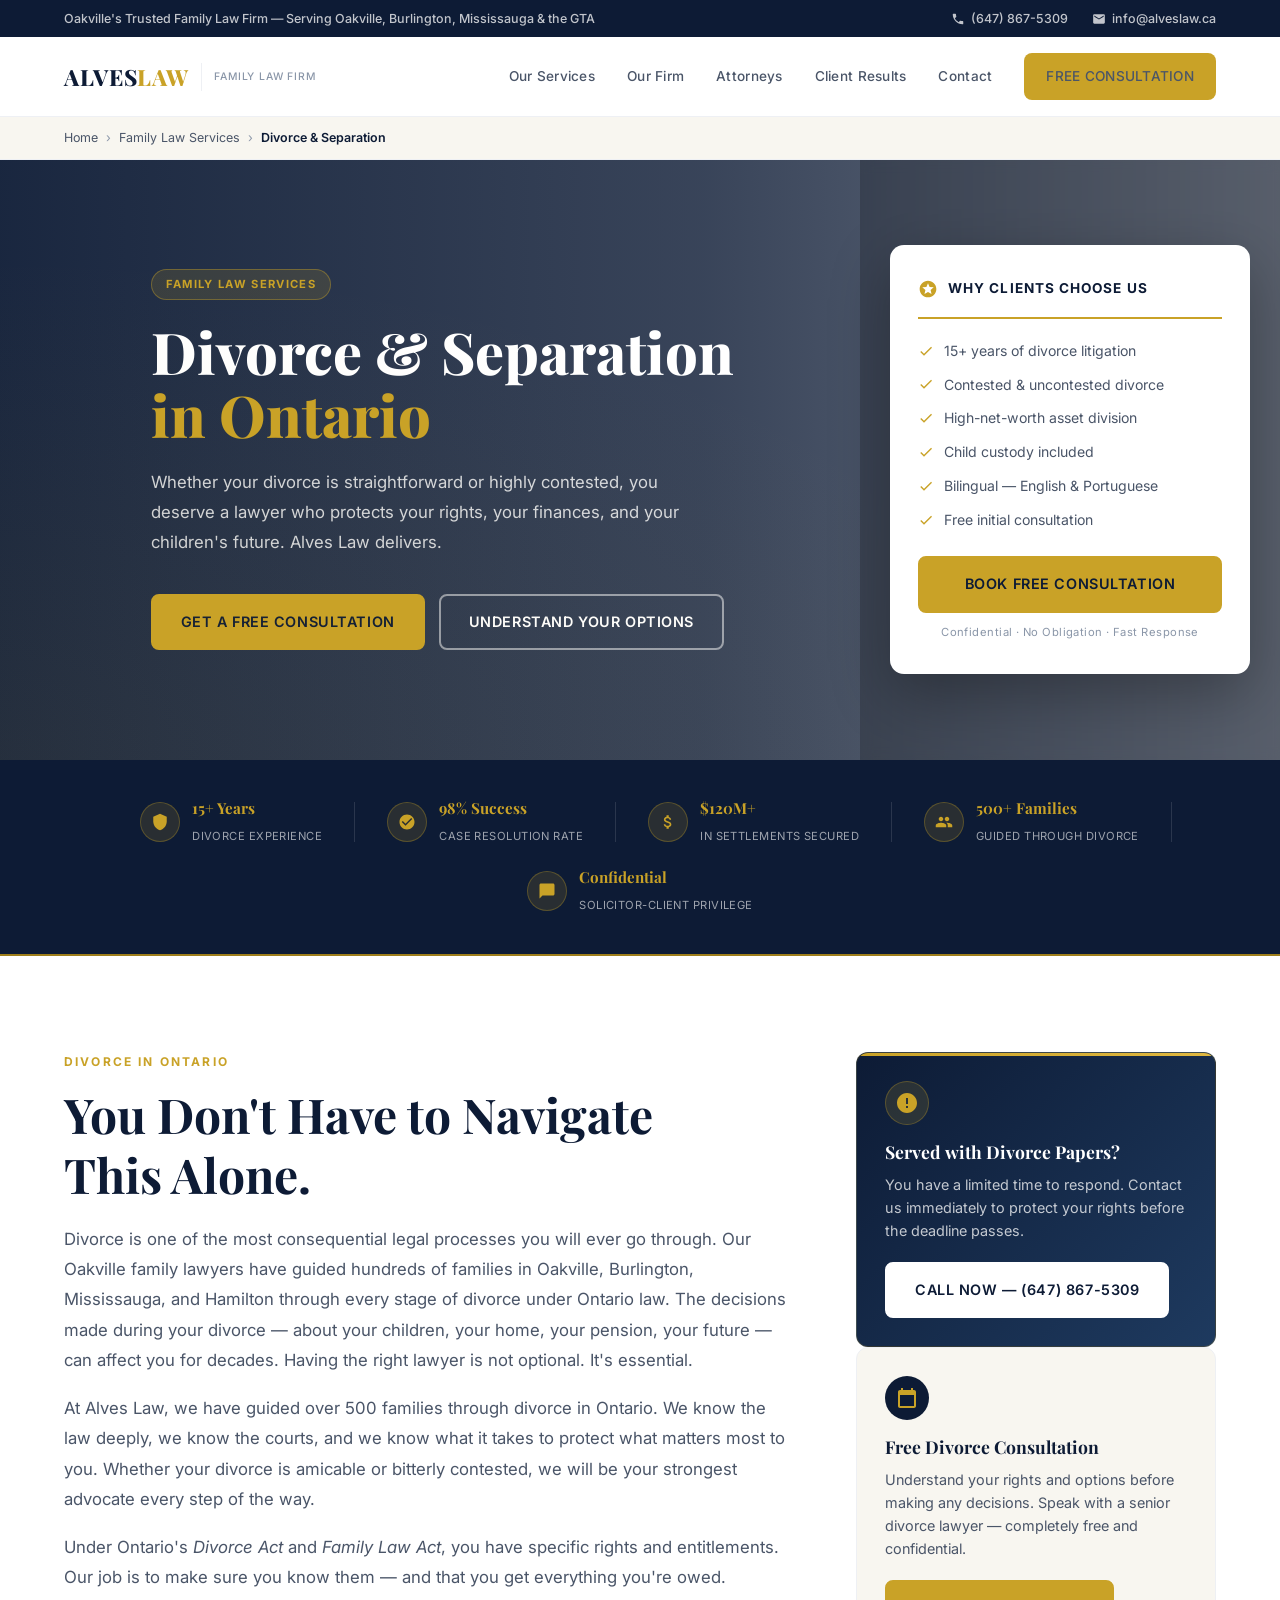
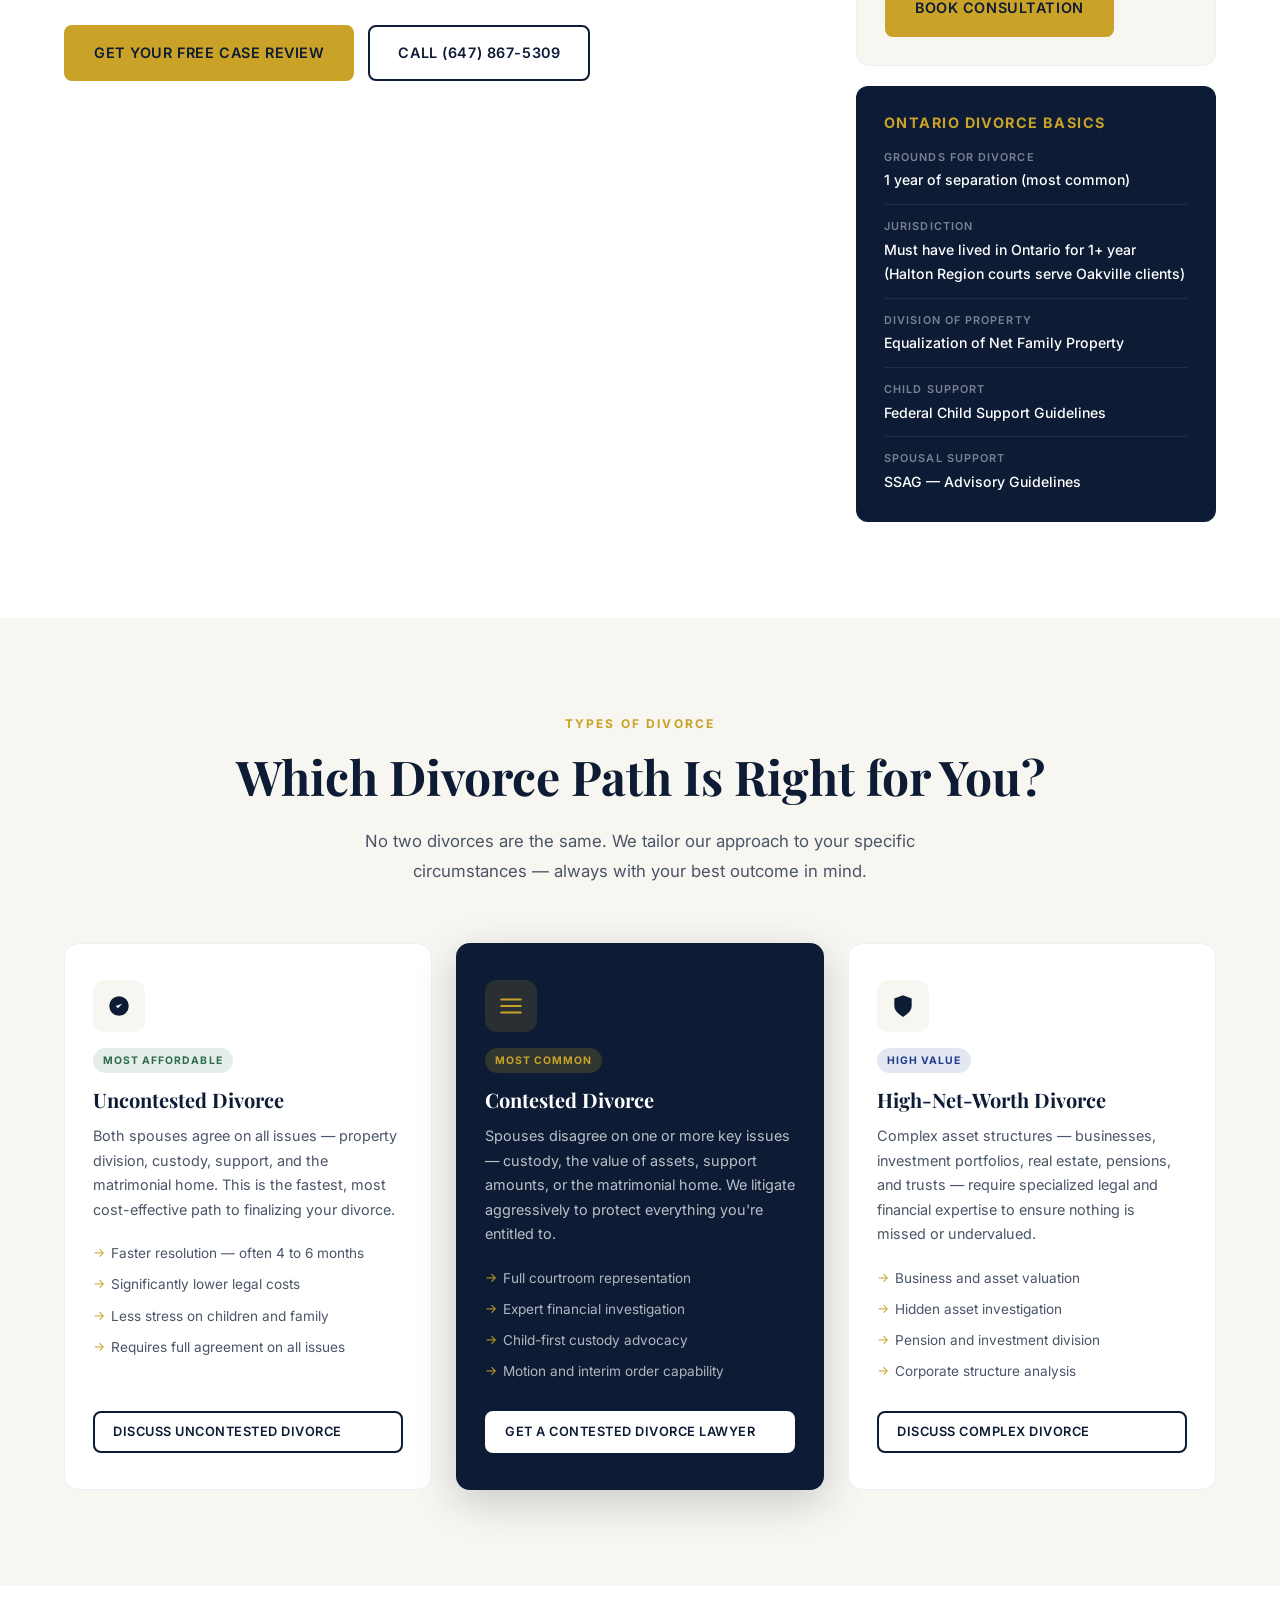
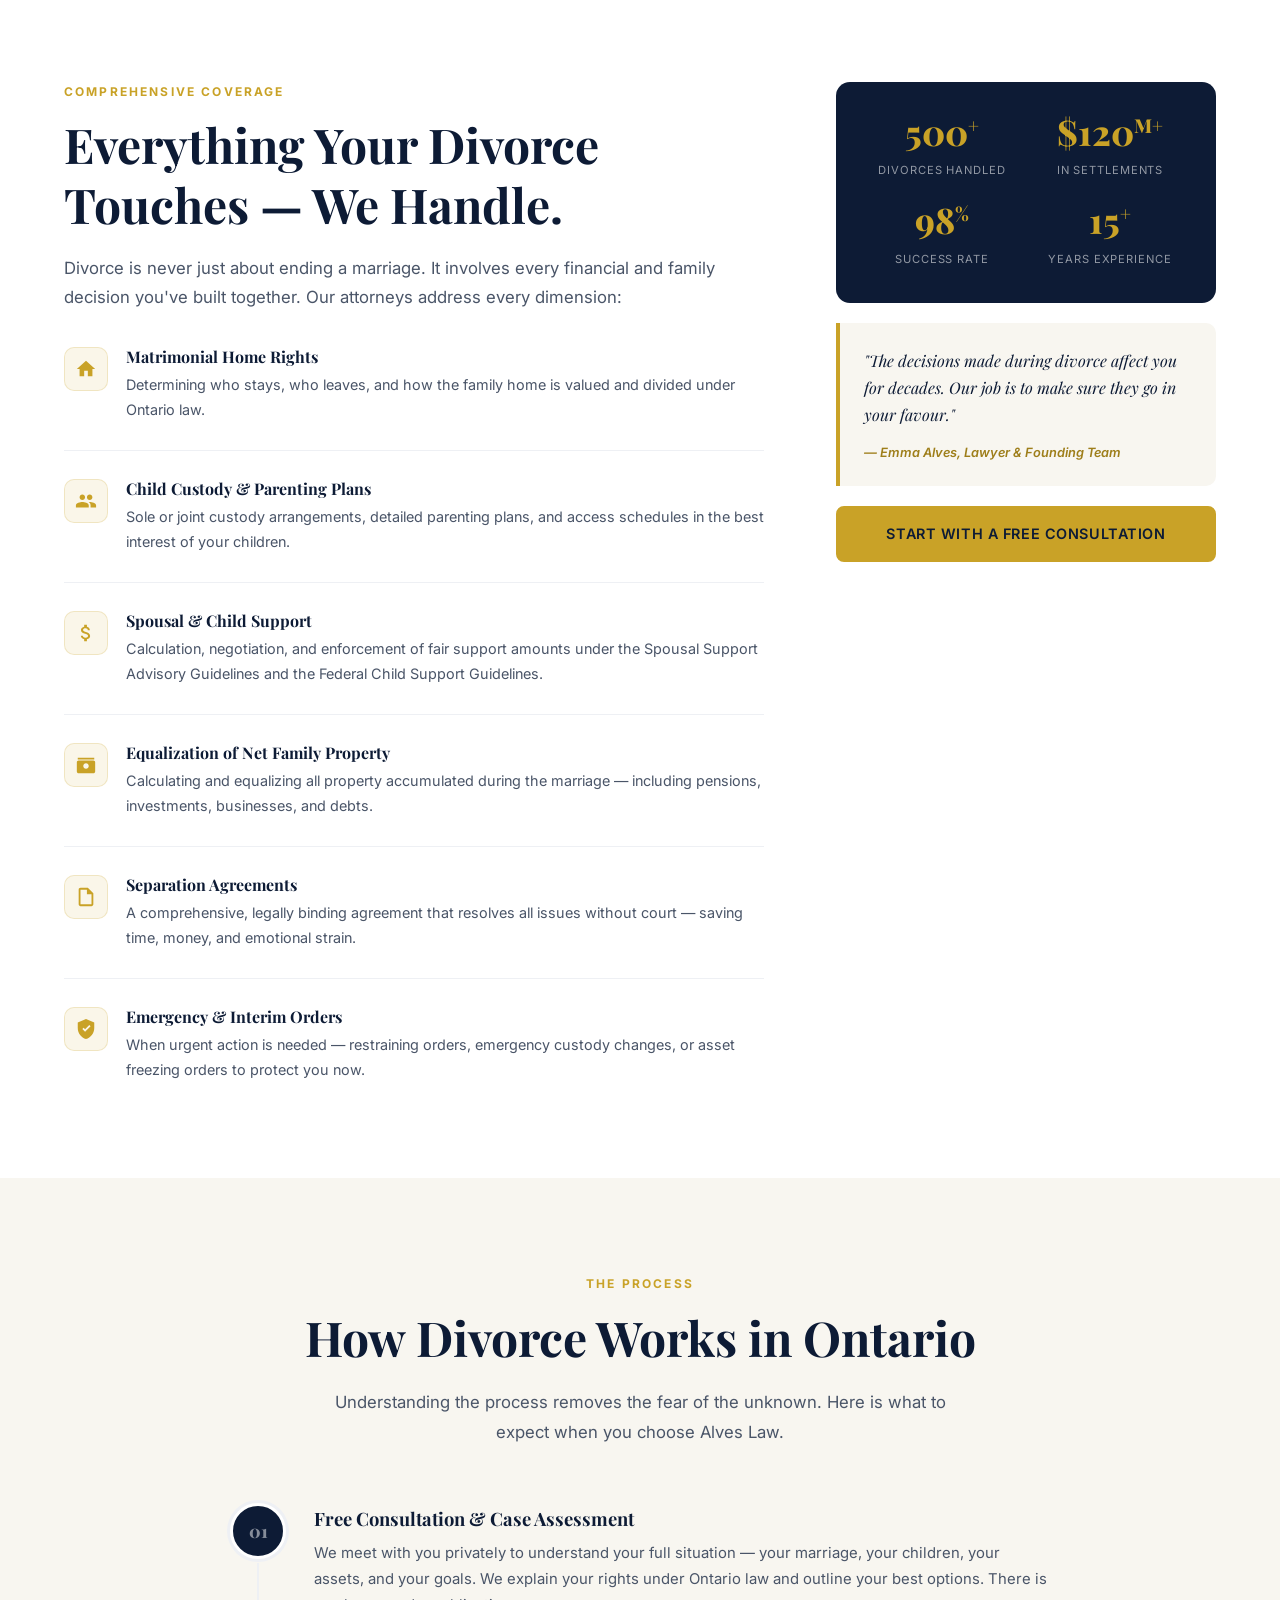
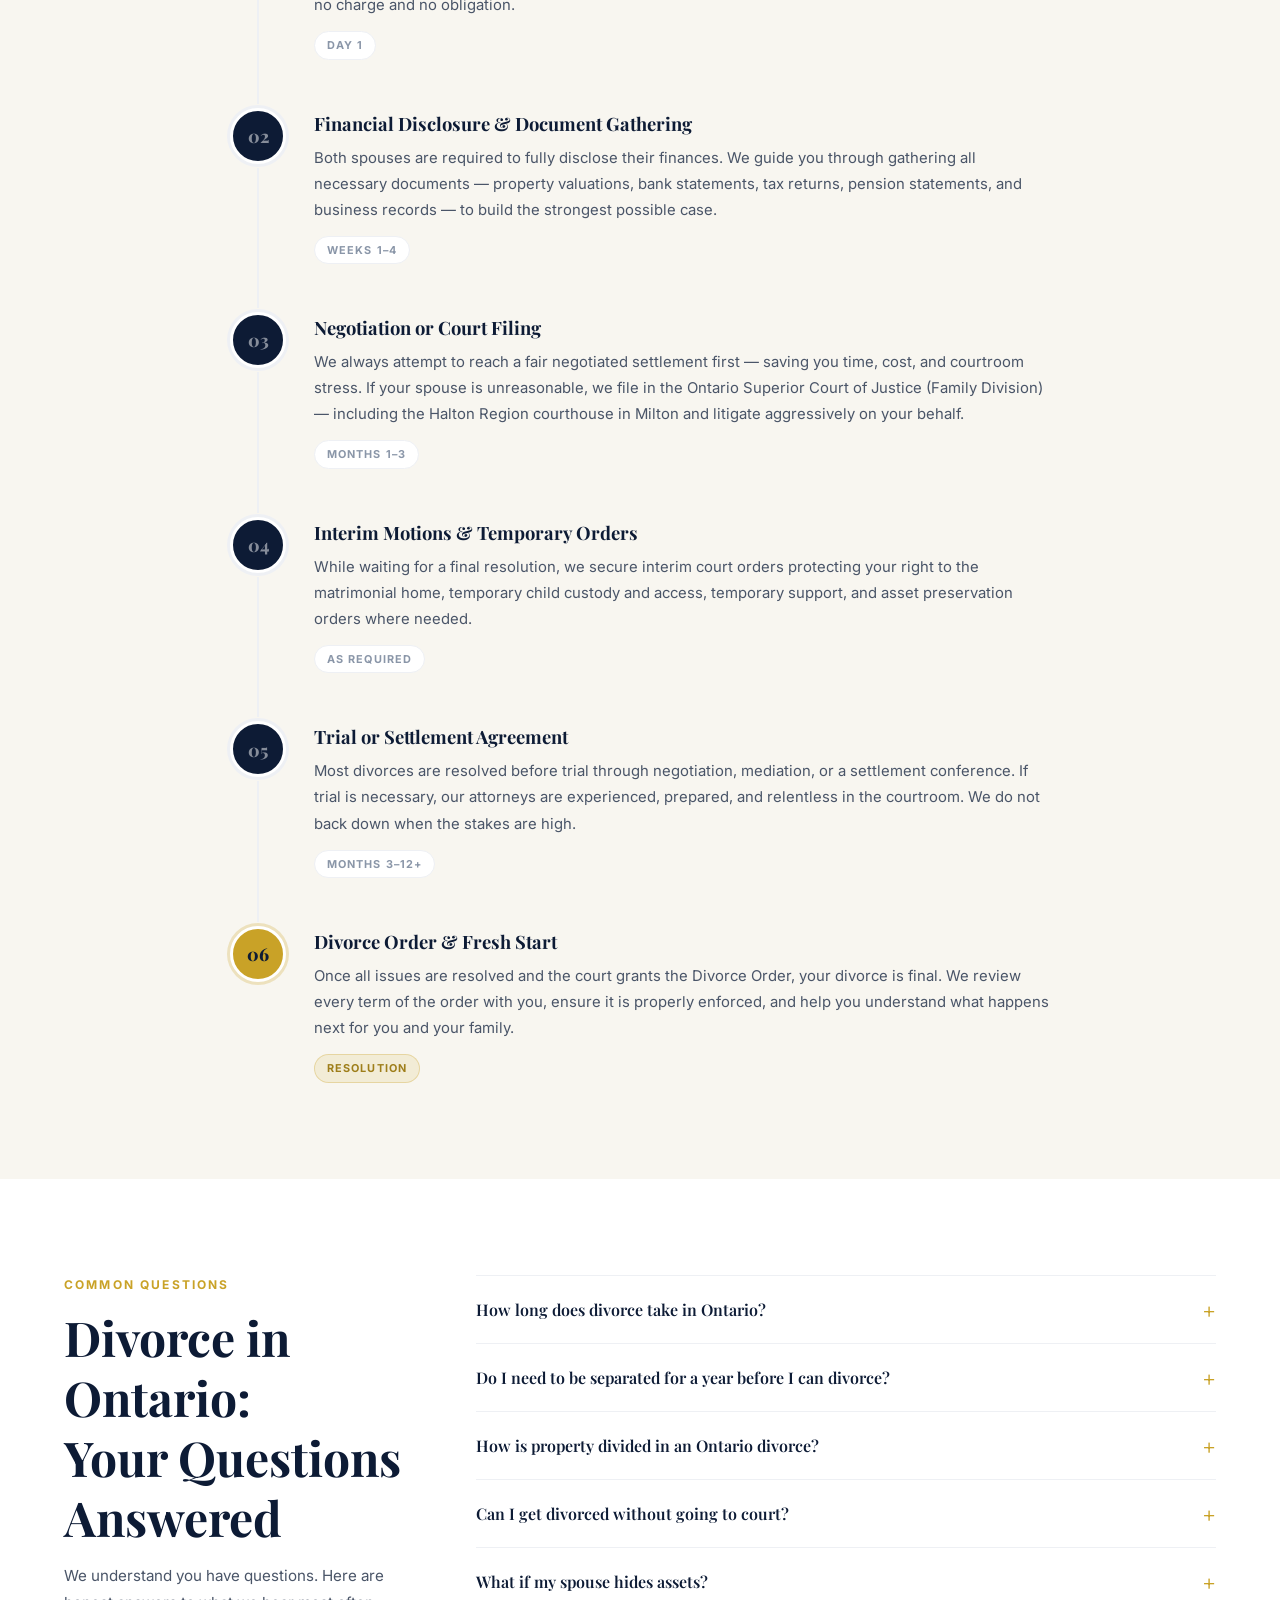
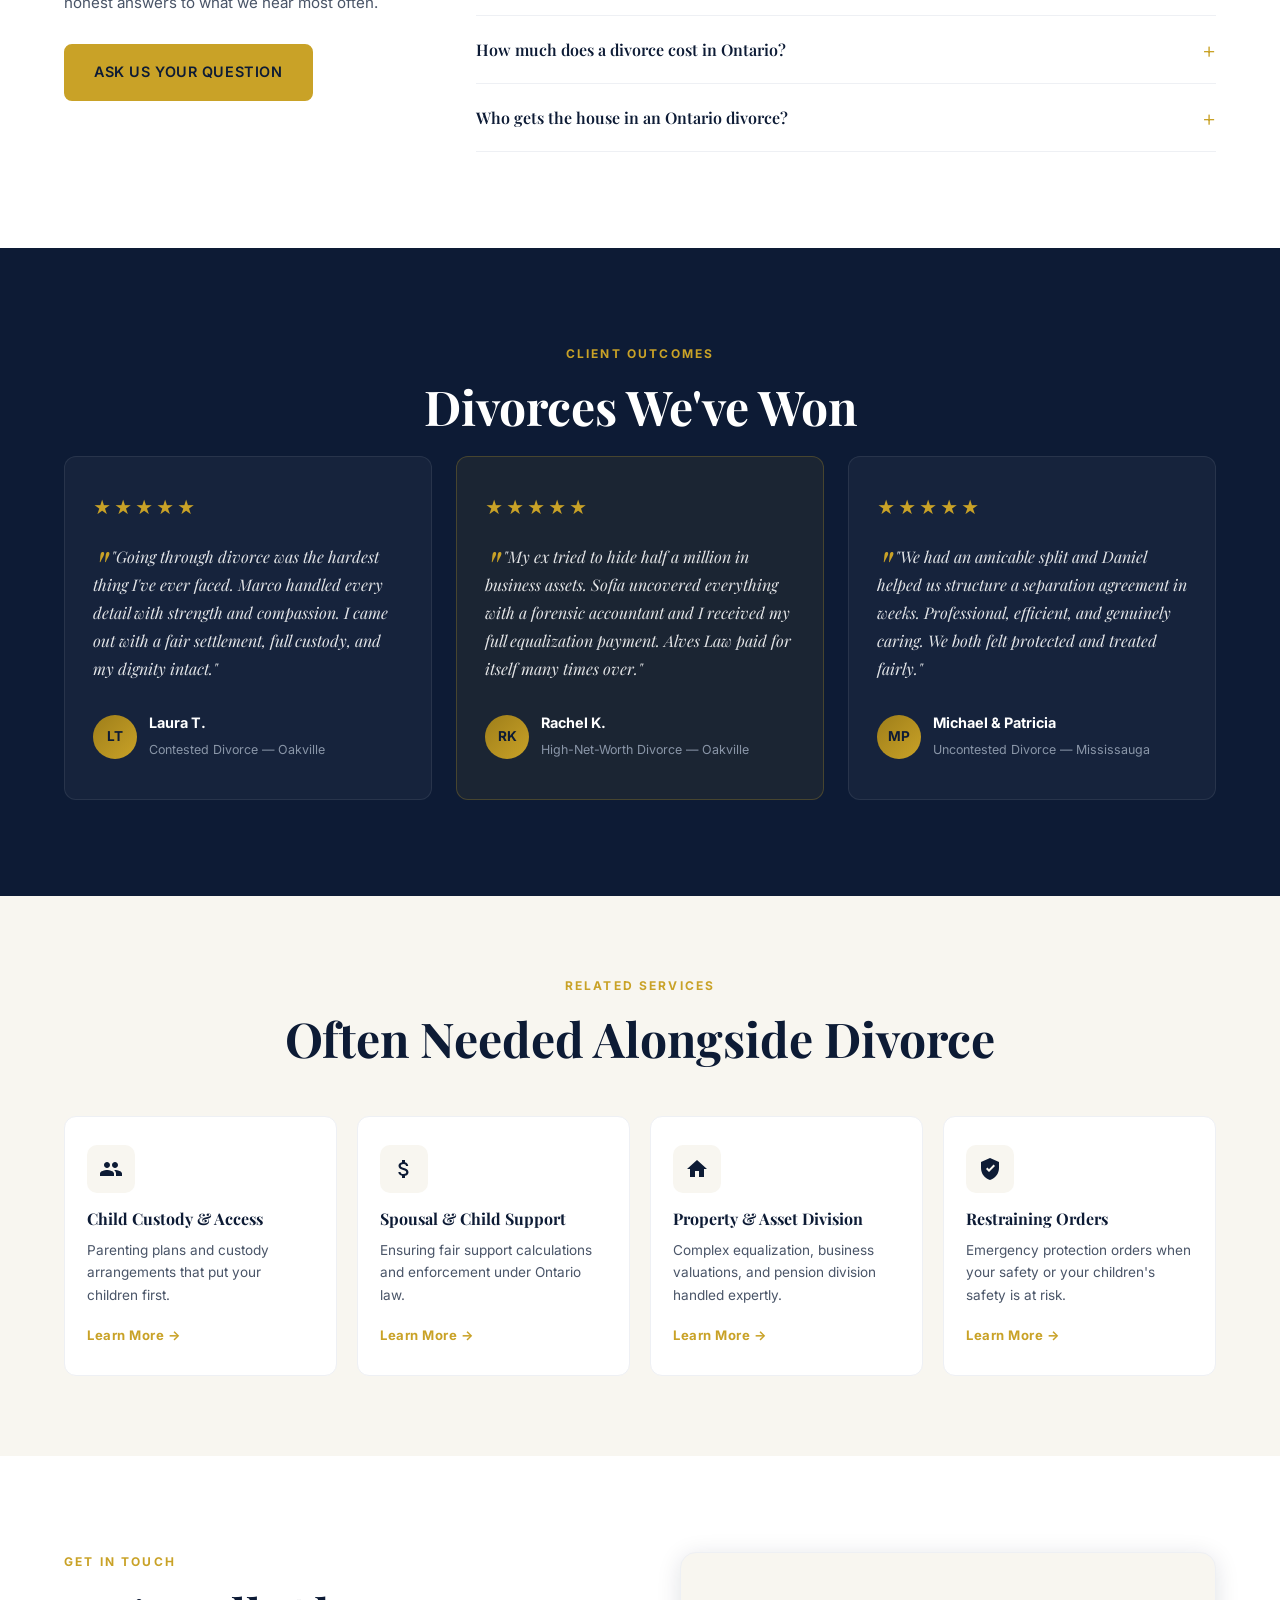
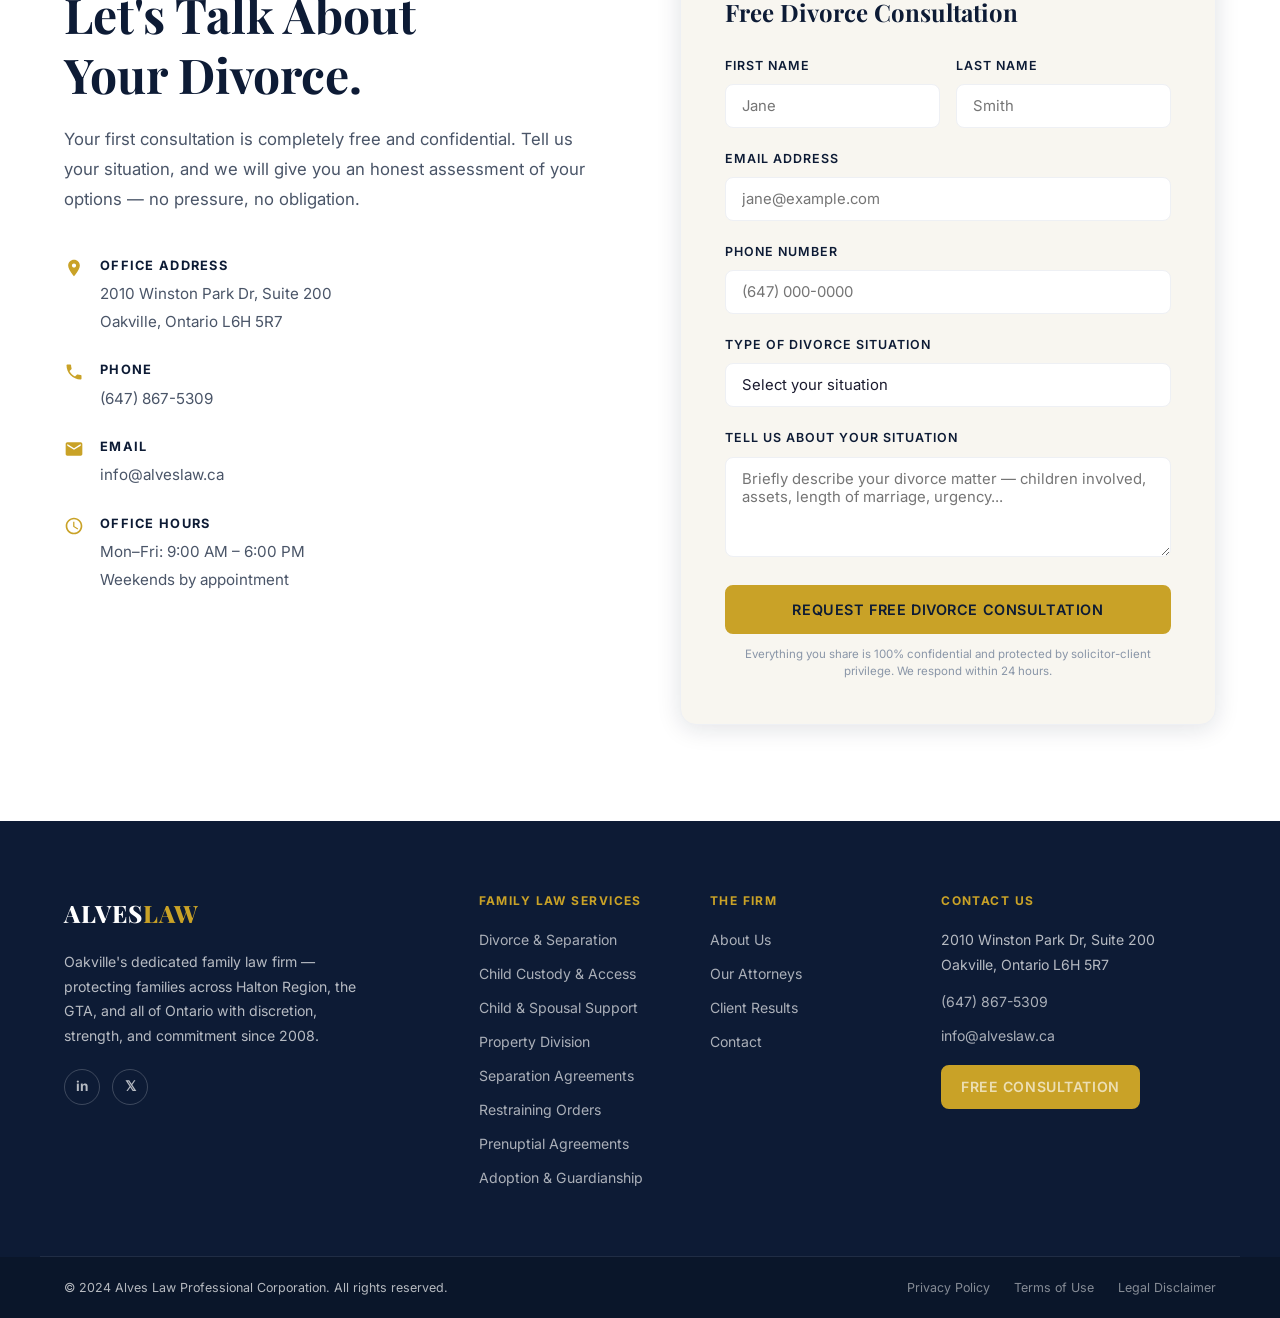
<file: divorce.html>
<!DOCTYPE html>
<html lang="en">
<head>
  <meta charset="UTF-8" />
  <meta name="viewport" content="width=device-width, initial-scale=1.0" />
  <meta name="description" content="Alves Law — Oakville's trusted divorce lawyers. Expert legal representation for contested and uncontested divorce in Oakville, Burlington, Mississauga &amp; Halton Region. Free consultation." />
  <title>Divorce Lawyers Oakville | Alves Law — Family Law Firm</title>
  <link rel="preconnect" href="https://fonts.googleapis.com" />
  <link rel="preconnect" href="https://fonts.gstatic.com" crossorigin />
  <link href="https://fonts.googleapis.com/css2?family=Playfair+Display:wght@400;600;700;800&family=Inter:wght@300;400;500;600&display=swap" rel="stylesheet" />
  <link rel="stylesheet" href="css/style.css" />
  <link rel="stylesheet" href="css/divorce.css" />
</head>
<body>

  <!-- ─── TOP BAR ─────────────────────────────────────────────── -->
  <div class="top-bar">
    <div class="container top-bar__inner">
      <span>Oakville's Trusted Family Law Firm — Serving Oakville, Burlington, Mississauga &amp; the GTA</span>
      <div class="top-bar__right">
        <a href="tel:+16478675309"><svg viewBox="0 0 24 24"><path d="M6.6 10.8c1.4 2.8 3.8 5.1 6.6 6.6l2.2-2.2c.3-.3.7-.4 1-.2 1.1.4 2.3.6 3.6.6.6 0 1 .4 1 1V20c0 .6-.4 1-1 1-9.4 0-17-7.6-17-17 0-.6.4-1 1-1h3.5c.6 0 1 .4 1 1 0 1.3.2 2.5.6 3.6.1.3 0 .7-.2 1L6.6 10.8z"/></svg>(647) 867-5309</a>
        <a href="mailto:info@alveslaw.ca"><svg viewBox="0 0 24 24"><path d="M20 4H4c-1.1 0-2 .9-2 2v12c0 1.1.9 2 2 2h16c1.1 0 2-.9 2-2V6c0-1.1-.9-2-2-2zm0 4l-8 5-8-5V6l8 5 8-5v2z"/></svg>info@alveslaw.ca</a>
      </div>
    </div>
  </div>

  <!-- ─── NAVIGATION ──────────────────────────────────────────── -->
  <header class="navbar" id="navbar">
    <div class="container navbar__inner">
      <a href="index.html" class="logo">
        <span class="logo__wordmark">ALVES<span>LAW</span></span>
        <span class="logo__divider"></span>
        <span class="logo__sub">Family Law Firm</span>
      </a>
      <nav class="nav__links" id="navLinks">
        <a href="index.html#services">Our Services</a>
        <a href="index.html#about">Our Firm</a>
        <a href="index.html#team">Attorneys</a>
        <a href="index.html#testimonials">Client Results</a>
        <a href="#contact">Contact</a>
        <a href="#contact" class="btn btn--nav">Free Consultation</a>
      </nav>
      <button class="hamburger" id="hamburger" aria-label="Open menu">
        <span></span><span></span><span></span>
      </button>
    </div>
  </header>

  <!-- ─── BREADCRUMB ────────────────────────────────────────────── -->
  <div class="breadcrumb">
    <div class="container breadcrumb__inner">
      <a href="index.html">Home</a>
      <span>›</span>
      <a href="index.html#services">Family Law Services</a>
      <span>›</span>
      <span>Divorce &amp; Separation</span>
    </div>
  </div>

  <!-- ─── PAGE HERO ────────────────────────────────────────────── -->
  <section class="page-hero">
    <div class="page-hero__overlay"></div>
    <div class="container page-hero__content">
      <div class="page-hero__label">Family Law Services</div>
      <h1 class="page-hero__title">Divorce &amp; Separation<br /><em>in Ontario</em></h1>
      <p class="page-hero__sub">
        Whether your divorce is straightforward or highly contested, you deserve a lawyer who
        protects your rights, your finances, and your children's future. Alves Law delivers.
      </p>
      <div class="page-hero__cta">
        <a href="#contact" class="btn btn--primary">Get a Free Consultation</a>
        <a href="#divorce-types" class="btn btn--ghost">Understand Your Options</a>
      </div>
    </div>
    <div class="page-hero__sidebar">
      <div class="hero-side-card">
        <div class="hero-side-card__top">
          <svg viewBox="0 0 24 24"><path d="M11.99 2C6.47 2 2 6.48 2 12s4.47 10 9.99 10C17.52 22 22 17.52 22 12S17.52 2 11.99 2zm4.24 16L12 15.45 7.77 18l1.12-4.81-3.73-3.23 4.92-.42L12 5l1.92 4.53 4.92.42-3.73 3.23L16.23 18z"/></svg>
          <span>Why Clients Choose Us</span>
        </div>
        <ul class="hero-side-card__list">
          <li><svg viewBox="0 0 24 24"><path d="M9 16.17L4.83 12l-1.42 1.41L9 19 21 7l-1.41-1.41z"/></svg>15+ years of divorce litigation</li>
          <li><svg viewBox="0 0 24 24"><path d="M9 16.17L4.83 12l-1.42 1.41L9 19 21 7l-1.41-1.41z"/></svg>Contested &amp; uncontested divorce</li>
          <li><svg viewBox="0 0 24 24"><path d="M9 16.17L4.83 12l-1.42 1.41L9 19 21 7l-1.41-1.41z"/></svg>High-net-worth asset division</li>
          <li><svg viewBox="0 0 24 24"><path d="M9 16.17L4.83 12l-1.42 1.41L9 19 21 7l-1.41-1.41z"/></svg>Child custody included</li>
          <li><svg viewBox="0 0 24 24"><path d="M9 16.17L4.83 12l-1.42 1.41L9 19 21 7l-1.41-1.41z"/></svg>Bilingual — English &amp; Portuguese</li>
          <li><svg viewBox="0 0 24 24"><path d="M9 16.17L4.83 12l-1.42 1.41L9 19 21 7l-1.41-1.41z"/></svg>Free initial consultation</li>
        </ul>
        <a href="#contact" class="btn btn--gold btn--full">Book Free Consultation</a>
        <p class="hero-side-card__note">Confidential · No Obligation · Fast Response</p>
      </div>
    </div>
  </section>

  <!-- ─── TRUST STRIP ─────────────────────────────────────────── -->
  <section class="trust-strip">
    <div class="container trust-strip__inner">
      <div class="trust-item">
        <div class="trust-item__icon">
          <svg viewBox="0 0 24 24"><path d="M12 1L3 5v6c0 5.55 3.84 10.74 9 12 5.16-1.26 9-6.45 9-12V5l-9-4z"/></svg>
        </div>
        <div><strong>15+ Years</strong><span>Divorce Experience</span></div>
      </div>
      <div class="trust-divider"></div>
      <div class="trust-item">
        <div class="trust-item__icon">
          <svg viewBox="0 0 24 24"><path d="M12 2C6.48 2 2 6.48 2 12s4.48 10 10 10 10-4.48 10-10S17.52 2 12 2zm-2 15l-5-5 1.41-1.41L10 14.17l7.59-7.59L19 8l-9 9z"/></svg>
        </div>
        <div><strong>98% Success</strong><span>Case Resolution Rate</span></div>
      </div>
      <div class="trust-divider"></div>
      <div class="trust-item">
        <div class="trust-item__icon">
          <svg viewBox="0 0 24 24"><path d="M11.8 10.9c-2.27-.59-3-1.2-3-2.15 0-1.09 1.01-1.85 2.7-1.85 1.78 0 2.44.85 2.5 2.1h2.21c-.07-1.72-1.12-3.3-3.21-3.81V3h-3v2.16c-1.94.42-3.5 1.68-3.5 3.61 0 2.31 1.91 3.46 4.7 4.13 2.5.6 3 1.48 3 2.41 0 .69-.49 1.79-2.7 1.79-2.06 0-2.87-.92-2.98-2.1h-2.2c.12 2.19 1.76 3.42 3.68 3.83V21h3v-2.15c1.95-.37 3.5-1.5 3.5-3.55 0-2.84-2.43-3.81-4.7-4.4z"/></svg>
        </div>
        <div><strong>$120M+</strong><span>In Settlements Secured</span></div>
      </div>
      <div class="trust-divider"></div>
      <div class="trust-item">
        <div class="trust-item__icon">
          <svg viewBox="0 0 24 24"><path d="M16 11c1.66 0 2.99-1.34 2.99-3S17.66 5 16 5c-1.66 0-3 1.34-3 3s1.34 3 3 3zm-8 0c1.66 0 2.99-1.34 2.99-3S9.66 5 8 5C6.34 5 5 6.34 5 8s1.34 3 3 3zm0 2c-2.33 0-7 1.17-7 3.5V19h14v-2.5c0-2.33-4.67-3.5-7-3.5zm8 0c-.29 0-.62.02-.97.05 1.16.84 1.97 1.97 1.97 3.45V19h6v-2.5c0-2.33-4.67-3.5-7-3.5z"/></svg>
        </div>
        <div><strong>500+ Families</strong><span>Guided Through Divorce</span></div>
      </div>
      <div class="trust-divider"></div>
      <div class="trust-item">
        <div class="trust-item__icon">
          <svg viewBox="0 0 24 24"><path d="M20 2H4c-1.1 0-2 .9-2 2v18l4-4h14c1.1 0 2-.9 2-2V4c0-1.1-.9-2-2-2z"/></svg>
        </div>
        <div><strong>Confidential</strong><span>Solicitor-Client Privilege</span></div>
      </div>
    </div>
  </section>

  <!-- ─── INTRO CONTENT ─────────────────────────────────────────── -->
  <section class="svc-intro">
    <div class="container svc-intro__grid">
      <div class="svc-intro__main">
        <div class="section-label">Divorce in Ontario</div>
        <h2 class="section-title">You Don't Have to Navigate<br />This Alone.</h2>
        <p>Divorce is one of the most consequential legal processes you will ever go through. Our Oakville family lawyers have guided hundreds of families in Oakville, Burlington, Mississauga, and Hamilton through every stage of divorce under Ontario law. The decisions made during your divorce — about your children, your home, your pension, your future — can affect you for decades. Having the right lawyer is not optional. It's essential.</p>
        <p>At Alves Law, we have guided over 500 families through divorce in Ontario. We know the law deeply, we know the courts, and we know what it takes to protect what matters most to you. Whether your divorce is amicable or bitterly contested, we will be your strongest advocate every step of the way.</p>
        <p>Under Ontario's <em>Divorce Act</em> and <em>Family Law Act</em>, you have specific rights and entitlements. Our job is to make sure you know them — and that you get everything you're owed.</p>
        <div class="svc-intro__cta-row">
          <a href="#contact" class="btn btn--primary">Get Your Free Case Review</a>
          <a href="tel:+16478675309" class="btn btn--outline">Call (647) 867-5309</a>
        </div>
      </div>
      <aside class="svc-intro__sidebar">
        <div class="side-card side-card--urgent">
          <div class="side-card__icon">
            <svg viewBox="0 0 24 24"><path d="M12 2C6.48 2 2 6.48 2 12s4.48 10 10 10 10-4.48 10-10S17.52 2 12 2zm1 15h-2v-2h2v2zm0-4h-2V7h2v6z"/></svg>
          </div>
          <h3>Served with Divorce Papers?</h3>
          <p>You have a limited time to respond. Contact us immediately to protect your rights before the deadline passes.</p>
          <a href="tel:+16478675309" class="btn btn--white">Call Now — (647) 867-5309</a>
        </div>
        <div class="side-card side-card--consult">
          <div class="side-card__icon">
            <svg viewBox="0 0 24 24"><path d="M19 4h-1V2h-2v2H8V2H6v2H5c-1.11 0-1.99.9-1.99 2L3 20c0 1.1.89 2 2 2h14c1.1 0 2-.9 2-2V6c0-1.1-.9-2-2-2zm0 16H5V9h14v11z"/></svg>
          </div>
          <h3>Free Divorce Consultation</h3>
          <p>Understand your rights and options before making any decisions. Speak with a senior divorce lawyer — completely free and confidential.</p>
          <a href="#contact" class="btn btn--gold">Book Consultation</a>
        </div>
        <div class="info-card">
          <h4>Ontario Divorce Basics</h4>
          <ul class="info-card__list">
            <li>
              <span class="info-card__label">Grounds for Divorce</span>
              <span class="info-card__value">1 year of separation (most common)</span>
            </li>
            <li>
              <span class="info-card__label">Jurisdiction</span>
              <span class="info-card__value">Must have lived in Ontario for 1+ year (Halton Region courts serve Oakville clients)</span>
            </li>
            <li>
              <span class="info-card__label">Division of Property</span>
              <span class="info-card__value">Equalization of Net Family Property</span>
            </li>
            <li>
              <span class="info-card__label">Child Support</span>
              <span class="info-card__value">Federal Child Support Guidelines</span>
            </li>
            <li>
              <span class="info-card__label">Spousal Support</span>
              <span class="info-card__value">SSAG — Advisory Guidelines</span>
            </li>
          </ul>
        </div>
      </aside>
    </div>
  </section>

  <!-- ─── DIVORCE TYPES ─────────────────────────────────────────── -->
  <section class="divorce-types" id="divorce-types">
    <div class="container">
      <div class="section-label center">Types of Divorce</div>
      <h2 class="section-title center">Which Divorce Path Is Right for You?</h2>
      <p class="section-sub">No two divorces are the same. We tailor our approach to your specific circumstances — always with your best outcome in mind.</p>
      <div class="dtype__grid">

        <div class="dtype-card">
          <div class="dtype-card__icon">
            <svg viewBox="0 0 24 24"><path d="M9 12l2 2 4-4m6 2a9 9 0 11-18 0 9 9 0 0118 0z"/></svg>
          </div>
          <div class="dtype-card__tag dtype-card__tag--green">Most Affordable</div>
          <h3>Uncontested Divorce</h3>
          <p>Both spouses agree on all issues — property division, custody, support, and the matrimonial home. This is the fastest, most cost-effective path to finalizing your divorce.</p>
          <ul class="dtype-card__points">
            <li>Faster resolution — often 4 to 6 months</li>
            <li>Significantly lower legal costs</li>
            <li>Less stress on children and family</li>
            <li>Requires full agreement on all issues</li>
          </ul>
          <a href="#contact" class="btn btn--outline btn--sm">Discuss Uncontested Divorce</a>
        </div>

        <div class="dtype-card dtype-card--featured">
          <div class="dtype-card__icon">
            <svg viewBox="0 0 24 24"><path d="M3 6h18M3 12h18M3 18h18" stroke="currentColor" stroke-width="2" stroke-linecap="round" fill="none"/></svg>
          </div>
          <div class="dtype-card__tag dtype-card__tag--gold">Most Common</div>
          <h3>Contested Divorce</h3>
          <p>Spouses disagree on one or more key issues — custody, the value of assets, support amounts, or the matrimonial home. We litigate aggressively to protect everything you're entitled to.</p>
          <ul class="dtype-card__points">
            <li>Full courtroom representation</li>
            <li>Expert financial investigation</li>
            <li>Child-first custody advocacy</li>
            <li>Motion and interim order capability</li>
          </ul>
          <a href="#contact" class="btn btn--white btn--sm">Get a Contested Divorce Lawyer</a>
        </div>

        <div class="dtype-card">
          <div class="dtype-card__icon">
            <svg viewBox="0 0 24 24"><path d="M12 22s8-4 8-10V5l-8-3-8 3v7c0 6 8 10 8 10z"/></svg>
          </div>
          <div class="dtype-card__tag dtype-card__tag--blue">High Value</div>
          <h3>High-Net-Worth Divorce</h3>
          <p>Complex asset structures — businesses, investment portfolios, real estate, pensions, and trusts — require specialized legal and financial expertise to ensure nothing is missed or undervalued.</p>
          <ul class="dtype-card__points">
            <li>Business and asset valuation</li>
            <li>Hidden asset investigation</li>
            <li>Pension and investment division</li>
            <li>Corporate structure analysis</li>
          </ul>
          <a href="#contact" class="btn btn--outline btn--sm">Discuss Complex Divorce</a>
        </div>

      </div>
    </div>
  </section>

  <!-- ─── WHAT WE HANDLE ────────────────────────────────────────── -->
  <section class="handles">
    <div class="container handles__grid">
      <div class="handles__content">
        <div class="section-label">Comprehensive Coverage</div>
        <h2 class="section-title">Everything Your Divorce<br />Touches — We Handle.</h2>
        <p>Divorce is never just about ending a marriage. It involves every financial and family decision you've built together. Our attorneys address every dimension:</p>
        <div class="handles__list">
          <div class="handles__item">
            <div class="handles__item-icon"><svg viewBox="0 0 24 24"><path d="M10 20v-6h4v6h5v-8h3L12 3 2 12h3v8z"/></svg></div>
            <div>
              <h4>Matrimonial Home Rights</h4>
              <p>Determining who stays, who leaves, and how the family home is valued and divided under Ontario law.</p>
            </div>
          </div>
          <div class="handles__item">
            <div class="handles__item-icon"><svg viewBox="0 0 24 24"><path d="M16 11c1.66 0 2.99-1.34 2.99-3S17.66 5 16 5c-1.66 0-3 1.34-3 3s1.34 3 3 3zm-8 0c1.66 0 2.99-1.34 2.99-3S9.66 5 8 5C6.34 5 5 6.34 5 8s1.34 3 3 3zm0 2c-2.33 0-7 1.17-7 3.5V19h14v-2.5c0-2.33-4.67-3.5-7-3.5zm8 0c-.29 0-.62.02-.97.05 1.16.84 1.97 1.97 1.97 3.45V19h6v-2.5c0-2.33-4.67-3.5-7-3.5z"/></svg></div>
            <div>
              <h4>Child Custody &amp; Parenting Plans</h4>
              <p>Sole or joint custody arrangements, detailed parenting plans, and access schedules in the best interest of your children.</p>
            </div>
          </div>
          <div class="handles__item">
            <div class="handles__item-icon"><svg viewBox="0 0 24 24"><path d="M11.8 10.9c-2.27-.59-3-1.2-3-2.15 0-1.09 1.01-1.85 2.7-1.85 1.78 0 2.44.85 2.5 2.1h2.21c-.07-1.72-1.12-3.3-3.21-3.81V3h-3v2.16c-1.94.42-3.5 1.68-3.5 3.61 0 2.31 1.91 3.46 4.7 4.13 2.5.6 3 1.48 3 2.41 0 .69-.49 1.79-2.7 1.79-2.06 0-2.87-.92-2.98-2.1h-2.2c.12 2.19 1.76 3.42 3.68 3.83V21h3v-2.15c1.95-.37 3.5-1.5 3.5-3.55 0-2.84-2.43-3.81-4.7-4.4z"/></svg></div>
            <div>
              <h4>Spousal &amp; Child Support</h4>
              <p>Calculation, negotiation, and enforcement of fair support amounts under the Spousal Support Advisory Guidelines and the Federal Child Support Guidelines.</p>
            </div>
          </div>
          <div class="handles__item">
            <div class="handles__item-icon"><svg viewBox="0 0 24 24"><path d="M20 7H4c-1.1 0-2 .9-2 2v10c0 1.1.9 2 2 2h16c1.1 0 2-.9 2-2V9c0-1.1-.9-2-2-2zm-8 9c-1.66 0-3-1.34-3-3s1.34-3 3-3 3 1.34 3 3-1.34 3-3 3zM3 6h18V4H3v2z"/></svg></div>
            <div>
              <h4>Equalization of Net Family Property</h4>
              <p>Calculating and equalizing all property accumulated during the marriage — including pensions, investments, businesses, and debts.</p>
            </div>
          </div>
          <div class="handles__item">
            <div class="handles__item-icon"><svg viewBox="0 0 24 24"><path d="M14 2H6c-1.1 0-2 .9-2 2v16c0 1.1.89 2 2 2h12c1.1 0 2-.9 2-2V8l-6-6zm4 18H6V4h7v5h5v11z"/></svg></div>
            <div>
              <h4>Separation Agreements</h4>
              <p>A comprehensive, legally binding agreement that resolves all issues without court — saving time, money, and emotional strain.</p>
            </div>
          </div>
          <div class="handles__item">
            <div class="handles__item-icon"><svg viewBox="0 0 24 24"><path d="M12 1L3 5v6c0 5.55 3.84 10.74 9 12 5.16-1.26 9-6.45 9-12V5l-9-4zm-1 14l-3-3 1.41-1.41L11 12.17l4.59-4.58L17 9l-6 6z"/></svg></div>
            <div>
              <h4>Emergency &amp; Interim Orders</h4>
              <p>When urgent action is needed — restraining orders, emergency custody changes, or asset freezing orders to protect you now.</p>
            </div>
          </div>
        </div>
      </div>
      <div class="handles__visual">
        <div class="handles__stat-block">
          <div class="hstat">
            <span class="hstat__num">500<span class="hstat__sup">+</span></span>
            <span class="hstat__label">Divorces Handled</span>
          </div>
          <div class="hstat">
            <span class="hstat__num">$120<span class="hstat__sup">M+</span></span>
            <span class="hstat__label">In Settlements</span>
          </div>
          <div class="hstat">
            <span class="hstat__num">98<span class="hstat__sup">%</span></span>
            <span class="hstat__label">Success Rate</span>
          </div>
          <div class="hstat">
            <span class="hstat__num">15<span class="hstat__sup">+</span></span>
            <span class="hstat__label">Years Experience</span>
          </div>
        </div>
        <div class="handles__quote-block">
          <blockquote>"The decisions made during divorce affect you for decades. Our job is to make sure they go in your favour."</blockquote>
          <cite>— Emma Alves, Lawyer &amp; Founding Team</cite>
        </div>
        <a href="#contact" class="btn btn--primary btn--full">Start With a Free Consultation</a>
      </div>
    </div>
  </section>

  <!-- ─── DIVORCE PROCESS ───────────────────────────────────────── -->
  <section class="dprocess">
    <div class="container">
      <div class="section-label center">The Process</div>
      <h2 class="section-title center">How Divorce Works in Ontario</h2>
      <p class="section-sub">Understanding the process removes the fear of the unknown. Here is what to expect when you choose Alves Law.</p>
      <div class="dprocess__timeline">

        <div class="dprocess__step">
          <div class="dprocess__step-left">
            <div class="dprocess__num">01</div>
            <div class="dprocess__line"></div>
          </div>
          <div class="dprocess__step-body">
            <h3>Free Consultation &amp; Case Assessment</h3>
            <p>We meet with you privately to understand your full situation — your marriage, your children, your assets, and your goals. We explain your rights under Ontario law and outline your best options. There is no charge and no obligation.</p>
            <span class="dprocess__step-tag">Day 1</span>
          </div>
        </div>

        <div class="dprocess__step">
          <div class="dprocess__step-left">
            <div class="dprocess__num">02</div>
            <div class="dprocess__line"></div>
          </div>
          <div class="dprocess__step-body">
            <h3>Financial Disclosure &amp; Document Gathering</h3>
            <p>Both spouses are required to fully disclose their finances. We guide you through gathering all necessary documents — property valuations, bank statements, tax returns, pension statements, and business records — to build the strongest possible case.</p>
            <span class="dprocess__step-tag">Weeks 1–4</span>
          </div>
        </div>

        <div class="dprocess__step">
          <div class="dprocess__step-left">
            <div class="dprocess__num">03</div>
            <div class="dprocess__line"></div>
          </div>
          <div class="dprocess__step-body">
            <h3>Negotiation or Court Filing</h3>
            <p>We always attempt to reach a fair negotiated settlement first — saving you time, cost, and courtroom stress. If your spouse is unreasonable, we file in the Ontario Superior Court of Justice (Family Division) — including the Halton Region courthouse in Milton and litigate aggressively on your behalf.</p>
            <span class="dprocess__step-tag">Months 1–3</span>
          </div>
        </div>

        <div class="dprocess__step">
          <div class="dprocess__step-left">
            <div class="dprocess__num">04</div>
            <div class="dprocess__line"></div>
          </div>
          <div class="dprocess__step-body">
            <h3>Interim Motions &amp; Temporary Orders</h3>
            <p>While waiting for a final resolution, we secure interim court orders protecting your right to the matrimonial home, temporary child custody and access, temporary support, and asset preservation orders where needed.</p>
            <span class="dprocess__step-tag">As Required</span>
          </div>
        </div>

        <div class="dprocess__step">
          <div class="dprocess__step-left">
            <div class="dprocess__num">05</div>
            <div class="dprocess__line"></div>
          </div>
          <div class="dprocess__step-body">
            <h3>Trial or Settlement Agreement</h3>
            <p>Most divorces are resolved before trial through negotiation, mediation, or a settlement conference. If trial is necessary, our attorneys are experienced, prepared, and relentless in the courtroom. We do not back down when the stakes are high.</p>
            <span class="dprocess__step-tag">Months 3–12+</span>
          </div>
        </div>

        <div class="dprocess__step dprocess__step--final">
          <div class="dprocess__step-left">
            <div class="dprocess__num dprocess__num--gold">06</div>
          </div>
          <div class="dprocess__step-body">
            <h3>Divorce Order &amp; Fresh Start</h3>
            <p>Once all issues are resolved and the court grants the Divorce Order, your divorce is final. We review every term of the order with you, ensure it is properly enforced, and help you understand what happens next for you and your family.</p>
            <span class="dprocess__step-tag dprocess__step-tag--gold">Resolution</span>
          </div>
        </div>

      </div>
    </div>
  </section>

  <!-- ─── FAQ ───────────────────────────────────────────────────── -->
  <section class="faq">
    <div class="container faq__grid">
      <div class="faq__header">
        <div class="section-label">Common Questions</div>
        <h2 class="section-title">Divorce in Ontario:<br />Your Questions Answered</h2>
        <p>We understand you have questions. Here are honest answers to what we hear most often.</p>
        <a href="#contact" class="btn btn--primary">Ask Us Your Question</a>
      </div>
      <div class="faq__list" id="faqList">

        <div class="faq__item">
          <button class="faq__question">How long does divorce take in Ontario? <span>+</span></button>
          <div class="faq__answer">
            <p>An uncontested divorce typically takes 4–6 months from the date of filing. A contested divorce — where spouses disagree on children, property, or support — can take 1–3 years depending on complexity and court scheduling. We work to resolve your matter as efficiently as possible without sacrificing your entitlements.</p>
          </div>
        </div>

        <div class="faq__item">
          <button class="faq__question">Do I need to be separated for a year before I can divorce? <span>+</span></button>
          <div class="faq__answer">
            <p>In Canada, the most common ground for divorce is one year of separation. You and your spouse must have lived "separate and apart" for 12 consecutive months — though you can live under the same roof if you are clearly living separately. You can begin the divorce process before the year is up, but the divorce order will not be granted until the one-year period is complete.</p>
          </div>
        </div>

        <div class="faq__item">
          <button class="faq__question">How is property divided in an Ontario divorce? <span>+</span></button>
          <div class="faq__answer">
            <p>Ontario uses an "equalization of net family property" model. Each spouse calculates their Net Family Property (NFP) — the value of property accumulated during the marriage. The spouse with the higher NFP pays the other spouse half the difference. There are exclusions, including gifts, inheritances, and property owned before the marriage. The matrimonial home is treated differently and is always subject to equalization regardless of when it was acquired.</p>
          </div>
        </div>

        <div class="faq__item">
          <button class="faq__question">Can I get divorced without going to court? <span>+</span></button>
          <div class="faq__answer">
            <p>Yes. If you and your spouse agree on all issues, your lawyers can negotiate a Separation Agreement that resolves everything out of court. A judge still needs to grant the Divorce Order, but neither of you needs to appear in person. This is the fastest and least expensive path. We offer mediation support and uncontested divorce representation for clients who qualify.</p>
          </div>
        </div>

        <div class="faq__item">
          <button class="faq__question">What if my spouse hides assets? <span>+</span></button>
          <div class="faq__answer">
            <p>Financial disclosure is mandatory in Ontario family law proceedings. If your spouse fails to disclose or you suspect they are hiding assets, we can bring a motion for full financial disclosure, subpoena financial records, engage forensic accountants, and ask the court to draw an adverse inference — which can actually increase your equalization payment. We have extensive experience uncovering hidden assets in high-conflict divorces.</p>
          </div>
        </div>

        <div class="faq__item">
          <button class="faq__question">How much does a divorce cost in Ontario? <span>+</span></button>
          <div class="faq__answer">
            <p>Costs vary significantly. An uncontested, cooperative divorce can cost between $2,500–$5,000 in legal fees. A contested divorce involving disputes over assets, support, and custody can range from $15,000 to well over $100,000 in complex cases. We are transparent about our fees from day one and offer flexible billing arrangements. Your free consultation includes a fee estimate based on your specific situation.</p>
          </div>
        </div>

        <div class="faq__item">
          <button class="faq__question">Who gets the house in an Ontario divorce? <span>+</span></button>
          <div class="faq__answer">
            <p>The matrimonial home has special status in Ontario — both spouses have equal possession rights, regardless of whose name is on the title. The home can be sold and proceeds split, or one spouse can "buy out" the other. Courts will always prioritize stability for any children involved. We help you understand your rights to the home and negotiate the best outcome for your specific situation.</p>
          </div>
        </div>

      </div>
    </div>
  </section>

  <!-- ─── TESTIMONIALS ─────────────────────────────────────────── -->
  <section class="testimonials">
    <div class="container">
      <div class="section-label center">Client Outcomes</div>
      <h2 class="section-title center">Divorces We've Won</h2>
      <div class="testimonials__grid">

        <div class="testimonial-card">
          <div class="testimonial-card__stars">★★★★★</div>
          <blockquote>"Going through divorce was the hardest thing I've ever faced. Marco handled every detail with strength and compassion. I came out with a fair settlement, full custody, and my dignity intact."</blockquote>
          <div class="testimonial-card__author">
            <div class="testimonial-card__avatar">LT</div>
            <div>
              <strong>Laura T.</strong>
              <span>Contested Divorce — Oakville</span>
            </div>
          </div>
        </div>

        <div class="testimonial-card testimonial-card--featured">
          <div class="testimonial-card__stars">★★★★★</div>
          <blockquote>"My ex tried to hide half a million in business assets. Sofia uncovered everything with a forensic accountant and I received my full equalization payment. Alves Law paid for itself many times over."</blockquote>
          <div class="testimonial-card__author">
            <div class="testimonial-card__avatar">RK</div>
            <div>
              <strong>Rachel K.</strong>
              <span>High-Net-Worth Divorce — Oakville</span>
            </div>
          </div>
        </div>

        <div class="testimonial-card">
          <div class="testimonial-card__stars">★★★★★</div>
          <blockquote>"We had an amicable split and Daniel helped us structure a separation agreement in weeks. Professional, efficient, and genuinely caring. We both felt protected and treated fairly."</blockquote>
          <div class="testimonial-card__author">
            <div class="testimonial-card__avatar">MP</div>
            <div>
              <strong>Michael &amp; Patricia</strong>
              <span>Uncontested Divorce — Mississauga</span>
            </div>
          </div>
        </div>

      </div>
    </div>
  </section>

  <!-- ─── RELATED SERVICES ──────────────────────────────────────── -->
  <section class="related">
    <div class="container">
      <div class="section-label center">Related Services</div>
      <h2 class="section-title center">Often Needed Alongside Divorce</h2>
      <div class="related__grid">
        <a href="#contact" class="related-card">
          <div class="related-card__icon">
            <svg viewBox="0 0 24 24"><path d="M16 11c1.66 0 2.99-1.34 2.99-3S17.66 5 16 5c-1.66 0-3 1.34-3 3s1.34 3 3 3zm-8 0c1.66 0 2.99-1.34 2.99-3S9.66 5 8 5C6.34 5 5 6.34 5 8s1.34 3 3 3zm0 2c-2.33 0-7 1.17-7 3.5V19h14v-2.5c0-2.33-4.67-3.5-7-3.5zm8 0c-.29 0-.62.02-.97.05 1.16.84 1.97 1.97 1.97 3.45V19h6v-2.5c0-2.33-4.67-3.5-7-3.5z"/></svg>
          </div>
          <h3>Child Custody &amp; Access</h3>
          <p>Parenting plans and custody arrangements that put your children first.</p>
          <span class="related-card__link">Learn More →</span>
        </a>
        <a href="#contact" class="related-card">
          <div class="related-card__icon">
            <svg viewBox="0 0 24 24"><path d="M11.8 10.9c-2.27-.59-3-1.2-3-2.15 0-1.09 1.01-1.85 2.7-1.85 1.78 0 2.44.85 2.5 2.1h2.21c-.07-1.72-1.12-3.3-3.21-3.81V3h-3v2.16c-1.94.42-3.5 1.68-3.5 3.61 0 2.31 1.91 3.46 4.7 4.13 2.5.6 3 1.48 3 2.41 0 .69-.49 1.79-2.7 1.79-2.06 0-2.87-.92-2.98-2.1h-2.2c.12 2.19 1.76 3.42 3.68 3.83V21h3v-2.15c1.95-.37 3.5-1.5 3.5-3.55 0-2.84-2.43-3.81-4.7-4.4z"/></svg>
          </div>
          <h3>Spousal &amp; Child Support</h3>
          <p>Ensuring fair support calculations and enforcement under Ontario law.</p>
          <span class="related-card__link">Learn More →</span>
        </a>
        <a href="#contact" class="related-card">
          <div class="related-card__icon">
            <svg viewBox="0 0 24 24"><path d="M10 20v-6h4v6h5v-8h3L12 3 2 12h3v8z"/></svg>
          </div>
          <h3>Property &amp; Asset Division</h3>
          <p>Complex equalization, business valuations, and pension division handled expertly.</p>
          <span class="related-card__link">Learn More →</span>
        </a>
        <a href="#contact" class="related-card">
          <div class="related-card__icon">
            <svg viewBox="0 0 24 24"><path d="M12 1L3 5v6c0 5.55 3.84 10.74 9 12 5.16-1.26 9-6.45 9-12V5l-9-4zm-1 14l-3-3 1.41-1.41L11 12.17l4.59-4.58L17 9l-6 6z"/></svg>
          </div>
          <h3>Restraining Orders</h3>
          <p>Emergency protection orders when your safety or your children's safety is at risk.</p>
          <span class="related-card__link">Learn More →</span>
        </a>
      </div>
    </div>
  </section>

  <!-- ─── CONTACT ──────────────────────────────────────────────── -->
  <section class="contact" id="contact">
    <div class="container contact__grid">
      <div class="contact__info">
        <div class="section-label">Get In Touch</div>
        <h2 class="section-title">Let's Talk About<br />Your Divorce.</h2>
        <p>Your first consultation is completely free and confidential. Tell us your situation, and we will give you an honest assessment of your options — no pressure, no obligation.</p>
        <div class="contact__details">
          <div class="contact__detail-item">
            <svg viewBox="0 0 24 24"><path d="M12 2C8.13 2 5 5.13 5 9c0 5.25 7 13 7 13s7-7.75 7-13c0-3.87-3.13-7-7-7zm0 9.5c-1.38 0-2.5-1.12-2.5-2.5s1.12-2.5 2.5-2.5 2.5 1.12 2.5 2.5-1.12 2.5-2.5 2.5z"/></svg>
            <div>
              <strong>Office Address</strong>
              <span>2010 Winston Park Dr, Suite 200<br/>Oakville, Ontario L6H 5R7</span>
            </div>
          </div>
          <div class="contact__detail-item">
            <svg viewBox="0 0 24 24"><path d="M6.6 10.8c1.4 2.8 3.8 5.1 6.6 6.6l2.2-2.2c.3-.3.7-.4 1-.2 1.1.4 2.3.6 3.6.6.6 0 1 .4 1 1V20c0 .6-.4 1-1 1-9.4 0-17-7.6-17-17 0-.6.4-1 1-1h3.5c.6 0 1 .4 1 1 0 1.3.2 2.5.6 3.6.1.3 0 .7-.2 1L6.6 10.8z"/></svg>
            <div>
              <strong>Phone</strong>
              <span><a href="tel:+16478675309">(647) 867-5309</a></span>
            </div>
          </div>
          <div class="contact__detail-item">
            <svg viewBox="0 0 24 24"><path d="M20 4H4c-1.1 0-2 .9-2 2v12c0 1.1.9 2 2 2h16c1.1 0 2-.9 2-2V6c0-1.1-.9-2-2-2zm0 4l-8 5-8-5V6l8 5 8-5v2z"/></svg>
            <div>
              <strong>Email</strong>
              <span><a href="mailto:info@alveslaw.ca">info@alveslaw.ca</a></span>
            </div>
          </div>
          <div class="contact__detail-item">
            <svg viewBox="0 0 24 24"><path d="M11.99 2C6.47 2 2 6.48 2 12s4.47 10 9.99 10C17.52 22 22 17.52 22 12S17.52 2 11.99 2zM12 20c-4.42 0-8-3.58-8-8s3.58-8 8-8 8 3.58 8 8-3.58 8-8 8zm.5-13H11v6l5.25 3.15.75-1.23-4.5-2.67V7z"/></svg>
            <div>
              <strong>Office Hours</strong>
              <span>Mon–Fri: 9:00 AM – 6:00 PM<br/>Weekends by appointment</span>
            </div>
          </div>
        </div>
      </div>
      <div class="contact__form-wrap">
        <form class="contact__form" id="contactForm">
          <h3>Free Divorce Consultation</h3>
          <div class="form-row">
            <div class="form-group">
              <label for="firstName">First Name</label>
              <input type="text" id="firstName" name="firstName" placeholder="Jane" required />
            </div>
            <div class="form-group">
              <label for="lastName">Last Name</label>
              <input type="text" id="lastName" name="lastName" placeholder="Smith" required />
            </div>
          </div>
          <div class="form-group">
            <label for="email">Email Address</label>
            <input type="email" id="email" name="email" placeholder="jane@example.com" required />
          </div>
          <div class="form-group">
            <label for="phone">Phone Number</label>
            <input type="tel" id="phone" name="phone" placeholder="(647) 000-0000" />
          </div>
          <div class="form-group">
            <label for="dtype">Type of Divorce Situation</label>
            <select id="dtype" name="dtype">
              <option value="">Select your situation</option>
              <option>Uncontested / Cooperative Divorce</option>
              <option>Contested Divorce</option>
              <option>High-Net-Worth Divorce</option>
              <option>Just Served with Divorce Papers</option>
              <option>Want to File for Divorce</option>
              <option>Separation &amp; Divorce Agreement</option>
              <option>Not Sure — Need Advice</option>
            </select>
          </div>
          <div class="form-group">
            <label for="message">Tell Us About Your Situation</label>
            <textarea id="message" name="message" rows="4" placeholder="Briefly describe your divorce matter — children involved, assets, length of marriage, urgency..."></textarea>
          </div>
          <button type="submit" class="btn btn--primary btn--full">Request Free Divorce Consultation</button>
          <p class="form-disclaimer">Everything you share is 100% confidential and protected by solicitor-client privilege. We respond within 24 hours.</p>
        </form>
      </div>
    </div>
  </section>

  <!-- ─── FOOTER ───────────────────────────────────────────────── -->
  <footer class="footer">
    <div class="container footer__inner">
      <div class="footer__brand">
        <span class="logo__wordmark">ALVES<span>LAW</span></span>
        <p>Oakville's dedicated family law firm — protecting families across Halton Region, the GTA, and all of Ontario with discretion, strength, and commitment since 2008.</p>
        <div class="footer__social">
          <a href="#" aria-label="LinkedIn">in</a>
          <a href="#" aria-label="Twitter">𝕏</a>
        </div>
      </div>
      <div class="footer__nav">
        <h4>Family Law Services</h4>
        <a href="divorce.html">Divorce &amp; Separation</a>
        <a href="index.html#services">Child Custody &amp; Access</a>
        <a href="index.html#services">Child &amp; Spousal Support</a>
        <a href="index.html#services">Property Division</a>
        <a href="index.html#services">Separation Agreements</a>
        <a href="index.html#services">Restraining Orders</a>
        <a href="index.html#services">Prenuptial Agreements</a>
        <a href="index.html#services">Adoption &amp; Guardianship</a>
      </div>
      <div class="footer__nav">
        <h4>The Firm</h4>
        <a href="index.html#about">About Us</a>
        <a href="index.html#team">Our Attorneys</a>
        <a href="index.html#testimonials">Client Results</a>
        <a href="#contact">Contact</a>
      </div>
      <div class="footer__contact">
        <h4>Contact Us</h4>
        <p>2010 Winston Park Dr, Suite 200<br/>Oakville, Ontario L6H 5R7</p>
        <a href="tel:+16478675309">(647) 867-5309</a>
        <a href="mailto:info@alveslaw.ca">info@alveslaw.ca</a>
        <a href="#contact" class="btn btn--gold btn--sm">Free Consultation</a>
      </div>
    </div>
    <div class="footer__bottom">
      <div class="container footer__bottom-inner">
        <span>© 2024 Alves Law Professional Corporation. All rights reserved.</span>
        <div>
          <a href="#">Privacy Policy</a>
          <a href="#">Terms of Use</a>
          <a href="#">Legal Disclaimer</a>
        </div>
      </div>
    </div>
  </footer>

  <!-- ─── FLOATING CTA ─────────────────────────────────────────── -->
  <a href="tel:+16478675309" class="float-cta" id="floatCta">
    <svg viewBox="0 0 24 24"><path d="M6.6 10.8c1.4 2.8 3.8 5.1 6.6 6.6l2.2-2.2c.3-.3.7-.4 1-.2 1.1.4 2.3.6 3.6.6.6 0 1 .4 1 1V20c0 .6-.4 1-1 1-9.4 0-17-7.6-17-17 0-.6.4-1 1-1h3.5c.6 0 1 .4 1 1 0 1.3.2 2.5.6 3.6.1.3 0 .7-.2 1L6.6 10.8z"/></svg>
    <span>Call Now</span>
  </a>

  <script src="js/main.js"></script>
</body>
</html>
</file>
<file: css/style.css>
/* ─── RESET & BASE ─────────────────────────────────────────────── */
*, *::before, *::after { box-sizing: border-box; margin: 0; padding: 0; }

:root {
  --navy:      #0d1b35;
  --navy-mid:  #152847;
  --navy-light:#1e3a5f;
  --gold:      #c9a227;
  --gold-light:#e0b840;
  --gold-dark: #9e7e1a;
  --white:     #ffffff;
  --off-white: #f8f6f0;
  --gray-light:#eef0f4;
  --gray:      #8a96a8;
  --text:      #1a1a2e;
  --text-light:#4a5568;
  --border:    rgba(201,162,39,0.25);
  --shadow:    0 4px 24px rgba(13,27,53,0.12);
  --shadow-lg: 0 16px 60px rgba(13,27,53,0.18);
  --radius:    8px;
  --transition: 0.3s cubic-bezier(0.4,0,0.2,1);
}

html { scroll-behavior: smooth; }

body {
  font-family: 'Inter', sans-serif;
  font-size: 16px;
  line-height: 1.7;
  color: var(--text);
  background: var(--white);
  overflow-x: hidden;
}

h1,h2,h3,h4,h5 {
  font-family: 'Playfair Display', serif;
  line-height: 1.25;
}

a { text-decoration: none; color: inherit; }
img { max-width: 100%; display: block; }

svg { fill: currentColor; width: 24px; height: 24px; flex-shrink: 0; }

.container {
  max-width: 1200px;
  margin: 0 auto;
  padding: 0 24px;
}

/* ─── BUTTONS ──────────────────────────────────────────────────── */
.btn {
  display: inline-flex;
  align-items: center;
  gap: 8px;
  padding: 14px 28px;
  border-radius: var(--radius);
  font-family: 'Inter', sans-serif;
  font-size: 0.9rem;
  font-weight: 600;
  letter-spacing: 0.04em;
  cursor: pointer;
  border: 2px solid transparent;
  transition: var(--transition);
  text-transform: uppercase;
  white-space: nowrap;
}
.btn--primary {
  background: var(--gold);
  color: var(--navy);
  border-color: var(--gold);
}
.btn--primary:hover {
  background: var(--gold-light);
  border-color: var(--gold-light);
  transform: translateY(-2px);
  box-shadow: 0 8px 24px rgba(201,162,39,0.35);
}
.btn--ghost {
  background: transparent;
  color: var(--white);
  border-color: rgba(255,255,255,0.5);
}
.btn--ghost:hover {
  background: rgba(255,255,255,0.1);
  border-color: var(--white);
  transform: translateY(-2px);
}
.btn--gold {
  background: var(--gold);
  color: var(--navy);
  border-color: var(--gold);
}
.btn--gold:hover { background: var(--gold-light); transform: translateY(-2px); }
.btn--white {
  background: var(--white);
  color: var(--navy);
  border-color: var(--white);
}
.btn--white:hover { background: var(--off-white); transform: translateY(-2px); }
.btn--nav {
  background: var(--gold);
  color: var(--navy);
  padding: 10px 20px;
  font-size: 0.8rem;
}
.btn--nav:hover { background: var(--gold-light); }
.btn--full { width: 100%; justify-content: center; }
.btn--sm { padding: 8px 18px; font-size: 0.8rem; }

/* ─── SECTION LABELS & TITLES ──────────────────────────────────── */
.section-label {
  font-size: 0.75rem;
  font-weight: 700;
  letter-spacing: 0.18em;
  text-transform: uppercase;
  color: var(--gold);
  margin-bottom: 12px;
}
.section-label.center { text-align: center; }

.section-title {
  font-size: clamp(2rem, 4vw, 3rem);
  color: var(--navy);
  margin-bottom: 20px;
  font-weight: 700;
}
.section-title.center { text-align: center; }

.section-sub {
  font-size: 1.05rem;
  color: var(--text-light);
  max-width: 640px;
  margin: 0 auto 56px;
  text-align: center;
  line-height: 1.8;
}

/* ─── TOP BAR ──────────────────────────────────────────────────── */
.top-bar {
  background: var(--navy);
  color: rgba(255,255,255,0.75);
  font-size: 0.78rem;
  padding: 8px 0;
  font-weight: 500;
}
.top-bar__inner {
  display: flex;
  justify-content: space-between;
  align-items: center;
  gap: 16px;
}
.top-bar__right { display: flex; gap: 24px; }
.top-bar a {
  color: rgba(255,255,255,0.75);
  display: flex;
  align-items: center;
  gap: 6px;
  transition: color var(--transition);
}
.top-bar a svg { width: 14px; height: 14px; }
.top-bar a:hover { color: var(--gold); }

/* ─── NAVBAR ───────────────────────────────────────────────────── */
.navbar {
  position: sticky;
  top: 0;
  z-index: 1000;
  background: rgba(255,255,255,0.97);
  backdrop-filter: blur(20px);
  border-bottom: 1px solid var(--gray-light);
  transition: box-shadow var(--transition);
}
.navbar.scrolled { box-shadow: 0 4px 30px rgba(13,27,53,0.1); }
.navbar__inner {
  display: flex;
  align-items: center;
  justify-content: space-between;
  padding-top: 16px;
  padding-bottom: 16px;
}

.logo { display: flex; align-items: center; gap: 12px; text-decoration: none; }
.logo__wordmark {
  font-family: 'Playfair Display', serif;
  font-size: 1.4rem;
  font-weight: 800;
  color: var(--navy);
  letter-spacing: 0.04em;
}
.logo__wordmark span { color: var(--gold); }
.logo__divider {
  width: 1px;
  height: 28px;
  background: var(--gray-light);
}
.logo__sub {
  font-size: 0.65rem;
  letter-spacing: 0.08em;
  text-transform: uppercase;
  color: var(--gray);
  font-weight: 500;
}

.nav__links {
  display: flex;
  align-items: center;
  gap: 32px;
}
.nav__links a {
  font-size: 0.85rem;
  font-weight: 500;
  color: var(--text-light);
  letter-spacing: 0.02em;
  transition: color var(--transition);
  position: relative;
}
.nav__links a::after {
  content: '';
  position: absolute;
  bottom: -4px;
  left: 0;
  width: 0;
  height: 2px;
  background: var(--gold);
  transition: width var(--transition);
}
.nav__links a:hover { color: var(--navy); }
.nav__links a:hover::after { width: 100%; }
.nav__links .btn::after { display: none; }

.hamburger {
  display: none;
  flex-direction: column;
  gap: 5px;
  background: none;
  border: none;
  cursor: pointer;
  padding: 4px;
}
.hamburger span {
  width: 24px;
  height: 2px;
  background: var(--navy);
  transition: var(--transition);
  display: block;
}

/* ─── HERO ─────────────────────────────────────────────────────── */
.hero {
  position: relative;
  min-height: 92vh;
  display: flex;
  align-items: center;
  background:
    linear-gradient(to right, rgba(13,27,53,0.92) 0%, rgba(13,27,53,0.7) 60%, rgba(13,27,53,0.4) 100%),
    url('https://images.unsplash.com/photo-1589829545856-d10d557cf95f?w=1800&auto=format&fit=crop&q=80') center/cover no-repeat;
  overflow: hidden;
}
.hero__overlay {
  position: absolute;
  inset: 0;
  background: radial-gradient(ellipse at bottom left, rgba(201,162,39,0.08) 0%, transparent 60%);
}
.hero__particles {
  position: absolute;
  inset: 0;
  pointer-events: none;
}
.hero__content {
  position: relative;
  z-index: 2;
  max-width: 760px;
  padding: 100px 24px;
}
.hero__badge {
  display: inline-block;
  background: rgba(201,162,39,0.15);
  border: 1px solid rgba(201,162,39,0.4);
  color: var(--gold);
  padding: 6px 16px;
  border-radius: 20px;
  font-size: 0.75rem;
  font-weight: 600;
  letter-spacing: 0.1em;
  text-transform: uppercase;
  margin-bottom: 28px;
}
.hero__headline {
  font-size: clamp(3rem, 6.5vw, 5.5rem);
  color: var(--white);
  font-weight: 800;
  line-height: 1.1;
  margin-bottom: 28px;
}
.hero__headline em { font-style: normal; color: var(--gold); }
.hero__sub {
  font-size: 1.15rem;
  color: rgba(255,255,255,0.8);
  max-width: 560px;
  margin-bottom: 44px;
  line-height: 1.85;
}
.hero__cta { display: flex; gap: 16px; flex-wrap: wrap; }
.hero__scroll {
  position: absolute;
  bottom: 40px;
  left: 50%;
  transform: translateX(-50%);
  display: flex;
  flex-direction: column;
  align-items: center;
}
.hero__scroll span {
  width: 2px;
  height: 48px;
  background: linear-gradient(to bottom, transparent, rgba(255,255,255,0.5));
  animation: scrollPulse 2s ease-in-out infinite;
}
@keyframes scrollPulse {
  0%,100% { opacity: 0; transform: scaleY(0) translateY(-20px); }
  50% { opacity: 1; transform: scaleY(1) translateY(0); }
}

/* ─── INSIGHTS ───────────────────────────────────────────────── */
.insights {
  padding: 96px 0;
  background: var(--white);
}
.insights__grid {
  display: grid;
  grid-template-columns: repeat(3, 1fr);
  gap: 28px;
  margin-top: 0;
}
.insight-card {
  border-radius: 12px;
  overflow: hidden;
  border: 1px solid var(--gray-light);
  background: var(--white);
  transition: var(--transition);
  display: flex;
  flex-direction: column;
}
.insight-card:hover {
  box-shadow: var(--shadow-lg);
  transform: translateY(-6px);
  border-color: rgba(201,162,39,0.3);
}
.insight-card__image {
  height: 200px;
  background: var(--off-white);
  position: relative;
  overflow: hidden;
  display: flex;
  align-items: center;
  justify-content: center;
}
.insight-card__image-placeholder {
  width: 100%;
  height: 100%;
  display: flex;
  align-items: center;
  justify-content: center;
  font-size: 0.75rem;
  font-weight: 600;
  letter-spacing: 0.1em;
  text-transform: uppercase;
  color: var(--gray);
  gap: 8px;
  flex-direction: column;
}
.insight-card__image-placeholder svg {
  width: 36px;
  height: 36px;
  color: var(--gray-light);
}
.insight-card__image-1 { background: linear-gradient(135deg, #e8eaf0 0%, #d4d8e8 100%); }
.insight-card__image-2 { background: linear-gradient(135deg, #e8eef0 0%, #d4e4e8 100%); }
.insight-card__image-3 { background: linear-gradient(135deg, #f0ece8 0%, #e8dfd4 100%); }
.insight-card__category {
  display: inline-block;
  position: absolute;
  top: 16px;
  left: 16px;
  background: var(--gold);
  color: var(--navy);
  font-size: 0.65rem;
  font-weight: 700;
  text-transform: uppercase;
  letter-spacing: 0.1em;
  padding: 4px 12px;
  border-radius: 20px;
}
.insight-card__body {
  padding: 28px;
  flex: 1;
  display: flex;
  flex-direction: column;
}
.insight-card__meta {
  font-size: 0.75rem;
  color: var(--gray);
  margin-bottom: 10px;
  display: flex;
  align-items: center;
  gap: 8px;
}
.insight-card__meta span { display: flex; align-items: center; gap: 4px; }
.insight-card__meta svg { width: 12px; height: 12px; }
.insight-card h3 {
  font-size: 1.15rem;
  color: var(--navy);
  margin-bottom: 12px;
  line-height: 1.35;
}
.insight-card p {
  font-size: 0.88rem;
  color: var(--text-light);
  line-height: 1.7;
  flex: 1;
  margin-bottom: 20px;
}
.insight-card__link {
  font-size: 0.83rem;
  font-weight: 700;
  color: var(--gold);
  letter-spacing: 0.04em;
  display: flex;
  align-items: center;
  gap: 6px;
  transition: gap var(--transition);
}
.insight-card__link:hover { gap: 10px; }

@media (max-width: 768px) {
  .insights__grid { grid-template-columns: 1fr; }
}

/* ─── TRUST STRIP ──────────────────────────────────────────────── */
.trust-strip {
  background: var(--navy);
  padding: 28px 0;
  border-bottom: 2px solid var(--gold-dark);
}
.trust-strip__inner {
  display: flex;
  align-items: center;
  justify-content: center;
  gap: 0;
  flex-wrap: wrap;
}
.trust-item {
  display: flex;
  align-items: center;
  gap: 12px;
  padding: 8px 32px;
  color: var(--white);
}
.trust-item__icon {
  width: 40px;
  height: 40px;
  border-radius: 50%;
  background: rgba(201,162,39,0.15);
  border: 1px solid rgba(201,162,39,0.3);
  display: flex;
  align-items: center;
  justify-content: center;
  color: var(--gold);
  flex-shrink: 0;
}
.trust-item__icon svg { width: 18px; height: 18px; }
.trust-item strong {
  display: block;
  font-size: 0.95rem;
  font-weight: 700;
  color: var(--gold);
  font-family: 'Playfair Display', serif;
}
.trust-item span {
  font-size: 0.7rem;
  color: rgba(255,255,255,0.6);
  letter-spacing: 0.04em;
  text-transform: uppercase;
}
.trust-divider {
  width: 1px;
  height: 40px;
  background: rgba(255,255,255,0.12);
}

/* ─── INTRO ─────────────────────────────────────────────────────── */
.intro {
  padding: 96px 0;
  background: var(--white);
}
.intro__grid {
  display: grid;
  grid-template-columns: 1fr 380px;
  gap: 64px;
  align-items: start;
}
.intro__main p {
  color: var(--text-light);
  margin-bottom: 20px;
  font-size: 1.05rem;
}
.intro__stats {
  display: grid;
  grid-template-columns: repeat(3, 1fr);
  gap: 24px;
  margin: 40px 0;
  padding: 32px;
  background: var(--off-white);
  border-radius: var(--radius);
  border-left: 4px solid var(--gold);
}
.stat { text-align: center; }
.stat__num {
  font-family: 'Playfair Display', serif;
  font-size: 2.4rem;
  font-weight: 800;
  color: var(--navy);
}
.stat__suffix {
  font-family: 'Playfair Display', serif;
  font-size: 1.4rem;
  font-weight: 700;
  color: var(--gold);
}
.stat__label {
  display: block;
  font-size: 0.75rem;
  color: var(--gray);
  text-transform: uppercase;
  letter-spacing: 0.08em;
  margin-top: 4px;
}

/* ─── SIDE CARDS ─────────────────────────────────────────────── */
.intro__sidebar { display: flex; flex-direction: column; gap: 20px; }

.side-card {
  border-radius: 12px;
  padding: 28px;
  position: relative;
  overflow: hidden;
}
.side-card--urgent {
  background: linear-gradient(135deg, var(--navy) 0%, var(--navy-light) 100%);
  color: var(--white);
  border: 1px solid rgba(201,162,39,0.2);
}
.side-card--urgent::before {
  content: '';
  position: absolute;
  top: 0; left: 0; right: 0;
  height: 3px;
  background: linear-gradient(90deg, var(--gold), var(--gold-light));
}
.side-card--consult {
  background: var(--off-white);
  border: 1px solid var(--gray-light);
}
.side-card--award {
  background: linear-gradient(135deg, var(--gold-dark) 0%, var(--gold) 100%);
  color: var(--navy);
}
.side-card__icon {
  width: 44px;
  height: 44px;
  border-radius: 50%;
  display: flex;
  align-items: center;
  justify-content: center;
  margin-bottom: 16px;
}
.side-card--urgent .side-card__icon {
  background: rgba(201,162,39,0.15);
  color: var(--gold);
  border: 1px solid rgba(201,162,39,0.3);
}
.side-card--consult .side-card__icon {
  background: var(--navy);
  color: var(--gold);
}
.side-card h3 {
  font-size: 1.1rem;
  margin-bottom: 10px;
  font-weight: 700;
}
.side-card--urgent h3 { color: var(--white); }
.side-card--consult h3 { color: var(--navy); }
.side-card p {
  font-size: 0.9rem;
  margin-bottom: 20px;
  line-height: 1.6;
}
.side-card--urgent p { color: rgba(255,255,255,0.75); }
.side-card--consult p { color: var(--text-light); }
.side-card--award p { color: rgba(13,27,53,0.8); font-style: italic; }
.side-card__badge {
  position: absolute;
  top: 16px;
  right: 16px;
  background: var(--navy);
  color: var(--gold);
  font-size: 0.75rem;
  font-weight: 700;
  padding: 4px 10px;
  border-radius: 20px;
}
.side-card__trophy {
  width: 36px;
  height: 36px;
  color: var(--navy);
  margin-bottom: 12px;
}

/* ─── PRACTICE AREAS ─────────────────────────────────────────── */
.practice {
  padding: 96px 0;
  background: var(--off-white);
}
.practice__grid {
  display: grid;
  grid-template-columns: repeat(3, 1fr);
  gap: 24px;
}
.practice-card {
  background: var(--white);
  border-radius: 12px;
  padding: 36px 28px;
  border: 1px solid var(--gray-light);
  transition: var(--transition);
  position: relative;
  overflow: hidden;
}
.practice-card::before {
  content: '';
  position: absolute;
  bottom: 0; left: 0; right: 0;
  height: 3px;
  background: linear-gradient(90deg, var(--gold), transparent);
  opacity: 0;
  transition: var(--transition);
}
.practice-card:hover {
  box-shadow: var(--shadow-lg);
  transform: translateY(-6px);
  border-color: rgba(201,162,39,0.3);
}
.practice-card:hover::before { opacity: 1; }
.practice-card--featured {
  background: var(--navy);
  border-color: transparent;
  color: var(--white);
}
.practice-card--featured::before {
  background: linear-gradient(90deg, var(--gold), var(--gold-light));
  opacity: 1;
}
.practice-card--featured:hover { transform: translateY(-6px) scale(1.01); }
.practice-card__badge {
  position: absolute;
  top: 20px;
  right: 20px;
  background: var(--gold);
  color: var(--navy);
  font-size: 0.65rem;
  font-weight: 700;
  padding: 4px 10px;
  border-radius: 20px;
  text-transform: uppercase;
  letter-spacing: 0.08em;
}
.practice-card__icon {
  width: 52px;
  height: 52px;
  border-radius: 12px;
  display: flex;
  align-items: center;
  justify-content: center;
  margin-bottom: 20px;
  background: var(--off-white);
  color: var(--navy);
}
.practice-card--featured .practice-card__icon {
  background: rgba(201,162,39,0.15);
  color: var(--gold);
}
.practice-card__icon svg { width: 26px; height: 26px; }
.practice-card h3 {
  font-size: 1.2rem;
  margin-bottom: 12px;
  color: var(--navy);
}
.practice-card--featured h3 { color: var(--white); }
.practice-card p {
  font-size: 0.9rem;
  color: var(--text-light);
  line-height: 1.7;
  margin-bottom: 24px;
}
.practice-card--featured p { color: rgba(255,255,255,0.7); }
.practice-card__link {
  font-size: 0.85rem;
  font-weight: 600;
  color: var(--gold);
  letter-spacing: 0.04em;
  transition: gap var(--transition);
}
.practice-card__link:hover { letter-spacing: 0.08em; }

/* ─── PROCESS STRIP ─────────────────────────────────────────── */
.process {
  padding: 80px 0;
  background: var(--navy);
}
.process .section-label { color: var(--gold); }
.process .section-title { color: var(--white); text-align: center; margin-bottom: 56px; }
.process__grid {
  display: flex;
  align-items: center;
  justify-content: center;
  gap: 0;
  flex-wrap: wrap;
}
.process-step {
  flex: 1 1 180px;
  max-width: 220px;
  text-align: center;
  padding: 20px 16px;
}
.process-step__num {
  font-family: 'Playfair Display', serif;
  font-size: 2.5rem;
  font-weight: 800;
  color: var(--gold);
  opacity: 0.35;
  line-height: 1;
  margin-bottom: 12px;
}
.process-step h3 {
  font-size: 1rem;
  color: var(--white);
  margin-bottom: 10px;
}
.process-step p {
  font-size: 0.85rem;
  color: rgba(255,255,255,0.6);
  line-height: 1.65;
}
.process-step__arrow {
  font-size: 1.5rem;
  color: rgba(201,162,39,0.4);
  flex-shrink: 0;
  padding: 0 8px;
  margin-top: -20px;
}
@media (max-width: 768px) {
  .process__grid { flex-direction: column; }
  .process-step__arrow { transform: rotate(90deg); margin: 0; }
  .process-step { max-width: 100%; }
}

/* ─── WHY CHOOSE US ──────────────────────────────────────────── */
.why {
  padding: 96px 0;
  background: var(--white);
}
.why__inner {
  display: grid;
  grid-template-columns: 1fr 1fr;
  gap: 80px;
  align-items: center;
}
.why__image-block {
  position: relative;
  height: 520px;
}
.why__image-accent {
  position: absolute;
  top: -20px;
  left: -20px;
  width: 60%;
  height: 60%;
  background: var(--off-white);
  border-radius: 12px;
}
.why__image-main {
  position: absolute;
  top: 30px;
  left: 30px;
  right: -20px;
  bottom: -20px;
  background:
    linear-gradient(135deg, rgba(13,27,53,0.8) 0%, rgba(13,27,53,0.6) 100%),
    url('https://images.unsplash.com/photo-1450101499163-c8848c66ca85?w=800&auto=format&fit=crop&q=80') center/cover no-repeat;
  border-radius: 12px;
  overflow: hidden;
}
.why__image-overlay {
  position: absolute;
  bottom: 0;
  left: 0;
  right: 0;
  padding: 32px;
  background: linear-gradient(to top, rgba(13,27,53,0.95), transparent);
}
.why__image-quote {
  font-family: 'Playfair Display', serif;
  font-style: italic;
  font-size: 1.1rem;
  color: var(--white);
  line-height: 1.5;
}
.why__experience-badge {
  position: absolute;
  top: -10px;
  right: -10px;
  width: 100px;
  height: 100px;
  background: var(--gold);
  border-radius: 50%;
  display: flex;
  flex-direction: column;
  align-items: center;
  justify-content: center;
  text-align: center;
  box-shadow: 0 8px 24px rgba(201,162,39,0.4);
}
.why__experience-badge strong {
  font-family: 'Playfair Display', serif;
  font-size: 2rem;
  font-weight: 800;
  color: var(--navy);
  line-height: 1;
}
.why__experience-badge span {
  font-size: 0.6rem;
  color: var(--navy);
  font-weight: 600;
  text-transform: uppercase;
  letter-spacing: 0.05em;
  line-height: 1.3;
}
.why__list { display: flex; flex-direction: column; gap: 28px; margin-top: 32px; }
.why__item {
  display: flex;
  gap: 16px;
  align-items: flex-start;
}
.why__item-icon {
  width: 36px;
  height: 36px;
  border-radius: 50%;
  background: rgba(201,162,39,0.12);
  border: 2px solid var(--gold);
  display: flex;
  align-items: center;
  justify-content: center;
  color: var(--gold);
  flex-shrink: 0;
}
.why__item-icon svg { width: 16px; height: 16px; }
.why__item h4 { font-size: 1rem; color: var(--navy); margin-bottom: 4px; }
.why__item p { font-size: 0.9rem; color: var(--text-light); }

/* ─── TEAM ───────────────────────────────────────────────────── */
.team {
  padding: 96px 0;
  background: var(--off-white);
}
.team__grid {
  display: grid;
  grid-template-columns: repeat(3, 1fr);
  gap: 24px;
}
.attorney-card {
  background: var(--white);
  border-radius: 12px;
  overflow: hidden;
  border: 1px solid var(--gray-light);
  transition: var(--transition);
}
.attorney-card:hover {
  box-shadow: var(--shadow-lg);
  transform: translateY(-6px);
}
.attorney-card--featured {
  border-color: rgba(201,162,39,0.3);
  box-shadow: 0 8px 30px rgba(201,162,39,0.1);
}
.attorney-card__photo { height: 220px; position: relative; }
.attorney-card__photo-inner {
  height: 100%;
  display: flex;
  align-items: flex-end;
  justify-content: center;
}
.attorney-silhouette {
  width: 120px;
  height: 120px;
  opacity: 0.6;
  margin-bottom: 0;
}
.attorney-card__info { padding: 24px; }
.attorney-card__info h3 {
  font-size: 1.3rem;
  color: var(--navy);
  margin-bottom: 4px;
}
.attorney-card__title {
  display: block;
  font-size: 0.78rem;
  color: var(--gold);
  font-weight: 600;
  text-transform: uppercase;
  letter-spacing: 0.08em;
  margin-bottom: 16px;
}
.attorney-card__info p {
  font-size: 0.88rem;
  color: var(--text-light);
  line-height: 1.7;
  margin-bottom: 16px;
}
.attorney-card__tags { display: flex; gap: 8px; flex-wrap: wrap; }
.attorney-card__tags span {
  background: var(--off-white);
  color: var(--navy);
  border: 1px solid var(--gray-light);
  font-size: 0.7rem;
  font-weight: 600;
  padding: 4px 10px;
  border-radius: 20px;
  text-transform: uppercase;
  letter-spacing: 0.06em;
}
.attorney-card--featured .attorney-card__tags span {
  background: rgba(201,162,39,0.1);
  border-color: rgba(201,162,39,0.25);
  color: var(--gold-dark);
}

/* 6-card team grid */
.team__grid--six {
  grid-template-columns: repeat(3, 1fr);
}
/* Support staff card — green tint title */
.attorney-card--support .attorney-card__title {
  color: #3d6b55;
}

/* ─── TESTIMONIALS ──────────────────────────────────────────── */
.testimonials {
  padding: 96px 0;
  background: var(--navy);
}
.testimonials .section-label { color: var(--gold); }
.testimonials .section-title { color: var(--white); }
.testimonials__grid {
  display: grid;
  grid-template-columns: repeat(3, 1fr);
  gap: 24px;
  margin-top: 0;
}
.testimonial-card {
  background: rgba(255,255,255,0.04);
  border: 1px solid rgba(255,255,255,0.08);
  border-radius: 12px;
  padding: 36px 28px;
  position: relative;
  transition: var(--transition);
}
.testimonial-card:hover { background: rgba(255,255,255,0.07); }
.testimonial-card--featured {
  background: rgba(201,162,39,0.08);
  border-color: rgba(201,162,39,0.25);
}
.testimonial-card__stars {
  color: var(--gold);
  font-size: 1.1rem;
  letter-spacing: 3px;
  margin-bottom: 20px;
}
.testimonial-card blockquote {
  font-family: 'Playfair Display', serif;
  font-style: italic;
  font-size: 1rem;
  color: rgba(255,255,255,0.88);
  line-height: 1.75;
  margin-bottom: 28px;
}
.testimonial-card blockquote::before {
  content: '"';
  font-size: 3rem;
  color: var(--gold);
  line-height: 0;
  vertical-align: -24px;
  margin-right: 4px;
}
.testimonial-card__author { display: flex; align-items: center; gap: 12px; }
.testimonial-card__avatar {
  width: 44px;
  height: 44px;
  border-radius: 50%;
  background: linear-gradient(135deg, var(--gold-dark), var(--gold));
  color: var(--navy);
  font-weight: 700;
  font-size: 0.85rem;
  display: flex;
  align-items: center;
  justify-content: center;
  flex-shrink: 0;
}
.testimonial-card__author strong {
  display: block;
  color: var(--white);
  font-size: 0.9rem;
}
.testimonial-card__author span {
  font-size: 0.78rem;
  color: var(--gray);
}

/* ─── AWARDS ────────────────────────────────────────────────── */
.awards {
  padding: 80px 0;
  background: var(--off-white);
  border-top: 1px solid var(--gray-light);
}
.awards__grid {
  display: grid;
  grid-template-columns: repeat(5, 1fr);
  gap: 20px;
  margin-top: 48px;
}
.award-badge {
  background: var(--white);
  border: 1px solid var(--gray-light);
  border-radius: 12px;
  padding: 28px 20px;
  text-align: center;
  transition: var(--transition);
}
.award-badge:hover {
  border-color: rgba(201,162,39,0.4);
  box-shadow: 0 8px 24px rgba(201,162,39,0.1);
  transform: translateY(-4px);
}
.award-badge__icon {
  font-size: 2rem;
  margin-bottom: 12px;
}
.award-badge strong {
  display: block;
  font-size: 0.85rem;
  color: var(--navy);
  font-weight: 700;
  margin-bottom: 4px;
  line-height: 1.3;
}
.award-badge span {
  font-size: 0.72rem;
  color: var(--gray);
  text-transform: uppercase;
  letter-spacing: 0.06em;
}

/* ─── CONTACT ───────────────────────────────────────────────── */
.contact {
  padding: 96px 0;
  background: var(--white);
}
.contact__grid {
  display: grid;
  grid-template-columns: 1fr 1fr;
  gap: 80px;
  align-items: start;
}
.contact__info p {
  color: var(--text-light);
  font-size: 1.05rem;
  margin-bottom: 40px;
  line-height: 1.8;
}
.contact__details { display: flex; flex-direction: column; gap: 24px; }
.contact__detail-item {
  display: flex;
  align-items: flex-start;
  gap: 16px;
}
.contact__detail-item > svg {
  width: 20px;
  height: 20px;
  color: var(--gold);
  flex-shrink: 0;
  margin-top: 3px;
}
.contact__detail-item strong {
  display: block;
  font-size: 0.8rem;
  text-transform: uppercase;
  letter-spacing: 0.1em;
  color: var(--navy);
  margin-bottom: 4px;
}
.contact__detail-item span,
.contact__detail-item a {
  font-size: 0.95rem;
  color: var(--text-light);
  line-height: 1.6;
}
.contact__detail-item a:hover { color: var(--gold); }

/* ─── FORM ───────────────────────────────────────────────────── */
.contact__form-wrap {
  background: var(--off-white);
  border-radius: 16px;
  padding: 44px;
  border: 1px solid var(--gray-light);
  box-shadow: var(--shadow);
}
.contact__form h3 {
  font-size: 1.5rem;
  color: var(--navy);
  margin-bottom: 28px;
}
.form-row { display: grid; grid-template-columns: 1fr 1fr; gap: 16px; }
.form-group { margin-bottom: 20px; }
.form-group label {
  display: block;
  font-size: 0.78rem;
  font-weight: 600;
  text-transform: uppercase;
  letter-spacing: 0.08em;
  color: var(--navy);
  margin-bottom: 8px;
}
.form-group input,
.form-group select,
.form-group textarea {
  width: 100%;
  padding: 12px 16px;
  border: 1.5px solid var(--gray-light);
  border-radius: var(--radius);
  font-family: 'Inter', sans-serif;
  font-size: 0.93rem;
  color: var(--text);
  background: var(--white);
  transition: border-color var(--transition);
  outline: none;
  appearance: none;
}
.form-group input:focus,
.form-group select:focus,
.form-group textarea:focus {
  border-color: var(--gold);
  box-shadow: 0 0 0 3px rgba(201,162,39,0.1);
}
.form-group textarea { resize: vertical; min-height: 100px; }
.form-disclaimer {
  font-size: 0.72rem;
  color: var(--gray);
  text-align: center;
  margin-top: 12px;
  line-height: 1.5;
}

/* ─── FOOTER ─────────────────────────────────────────────────── */
.footer {
  background: var(--navy);
  color: rgba(255,255,255,0.7);
  padding: 72px 0 0;
}
.footer__inner {
  display: grid;
  grid-template-columns: 2fr 1fr 1fr 1.5fr;
  gap: 48px;
  padding-bottom: 56px;
  border-bottom: 1px solid rgba(255,255,255,0.08);
}
.footer__brand .logo__wordmark { color: var(--white); font-size: 1.5rem; }
.footer__brand p {
  margin-top: 16px;
  font-size: 0.88rem;
  line-height: 1.75;
  max-width: 300px;
}
.footer__social {
  display: flex;
  gap: 12px;
  margin-top: 20px;
}
.footer__social a {
  width: 36px;
  height: 36px;
  border-radius: 50%;
  border: 1px solid rgba(255,255,255,0.2);
  display: flex;
  align-items: center;
  justify-content: center;
  font-size: 0.85rem;
  font-weight: 700;
  color: rgba(255,255,255,0.7);
  transition: var(--transition);
}
.footer__social a:hover {
  border-color: var(--gold);
  color: var(--gold);
}
.footer__nav h4 {
  font-size: 0.75rem;
  text-transform: uppercase;
  letter-spacing: 0.12em;
  color: var(--gold);
  margin-bottom: 20px;
  font-family: 'Inter', sans-serif;
}
.footer__nav a {
  display: block;
  font-size: 0.88rem;
  margin-bottom: 10px;
  color: rgba(255,255,255,0.65);
  transition: color var(--transition);
}
.footer__nav a:hover { color: var(--white); }
.footer__contact h4 {
  font-size: 0.75rem;
  text-transform: uppercase;
  letter-spacing: 0.12em;
  color: var(--gold);
  margin-bottom: 20px;
  font-family: 'Inter', sans-serif;
}
.footer__contact p {
  font-size: 0.88rem;
  line-height: 1.75;
  margin-bottom: 12px;
}
.footer__contact a {
  display: block;
  font-size: 0.88rem;
  margin-bottom: 10px;
  color: rgba(255,255,255,0.65);
  transition: color var(--transition);
}
.footer__contact a:hover { color: var(--gold); }
.footer__contact .btn { margin-top: 8px; display: inline-flex; }

.footer__bottom {
  padding: 20px 0;
  background: rgba(0,0,0,0.2);
}
.footer__bottom-inner {
  display: flex;
  justify-content: space-between;
  align-items: center;
  gap: 16px;
  flex-wrap: wrap;
}
.footer__bottom span { font-size: 0.78rem; }
.footer__bottom div { display: flex; gap: 24px; }
.footer__bottom a {
  font-size: 0.78rem;
  color: rgba(255,255,255,0.5);
  transition: color var(--transition);
}
.footer__bottom a:hover { color: var(--gold); }

/* ─── FLOATING CTA ───────────────────────────────────────────── */
.float-cta {
  position: fixed;
  bottom: 32px;
  right: 32px;
  z-index: 999;
  background: var(--gold);
  color: var(--navy);
  padding: 14px 22px;
  border-radius: 50px;
  display: flex;
  align-items: center;
  gap: 8px;
  font-weight: 700;
  font-size: 0.85rem;
  box-shadow: 0 8px 28px rgba(201,162,39,0.45);
  transition: var(--transition);
  transform: translateY(0);
  letter-spacing: 0.04em;
  text-transform: uppercase;
}
.float-cta svg { width: 18px; height: 18px; }
.float-cta:hover {
  background: var(--gold-light);
  transform: translateY(-4px);
  box-shadow: 0 12px 36px rgba(201,162,39,0.55);
}
.float-cta.hidden { transform: translateY(120px); opacity: 0; pointer-events: none; }

/* ─── ANIMATIONS ─────────────────────────────────────────────── */
@keyframes fadeInUp {
  from { opacity: 0; transform: translateY(40px); }
  to   { opacity: 1; transform: translateY(0); }
}
.fade-in-up { animation: fadeInUp 0.8s ease both; }
.delay-1 { animation-delay: 0.15s; }
.delay-2 { animation-delay: 0.3s; }
.delay-3 { animation-delay: 0.45s; }

/* ─── RESPONSIVE ─────────────────────────────────────────────── */
@media (max-width: 1024px) {
  .intro__grid { grid-template-columns: 1fr; }
  .intro__sidebar { flex-direction: row; flex-wrap: wrap; }
  .side-card { flex: 1 1 280px; }
  .why__inner { grid-template-columns: 1fr; }
  .why__image { display: none; }
  .awards__grid { grid-template-columns: repeat(3, 1fr); }
  .footer__inner { grid-template-columns: 1fr 1fr; }
}

@media (max-width: 768px) {
  .top-bar__right { display: none; }
  .nav__links {
    display: none;
    position: fixed;
    inset: 0;
    background: var(--navy);
    flex-direction: column;
    align-items: center;
    justify-content: center;
    gap: 32px;
    z-index: 999;
  }
  .nav__links.open { display: flex; }
  .nav__links a { color: var(--white); font-size: 1.1rem; }
  .hamburger { display: flex; z-index: 1000; position: relative; }
  .practice__grid { grid-template-columns: 1fr; }
  .practice-card--featured { order: -1; }
  .process__grid { flex-direction: column; }
  .process-step__arrow { transform: rotate(90deg); }
  .team__grid { grid-template-columns: 1fr; }
  .testimonials__grid { grid-template-columns: 1fr; }
  .awards__grid { grid-template-columns: repeat(2, 1fr); }
  .contact__grid { grid-template-columns: 1fr; }
  .contact__form-wrap { padding: 28px 20px; }
  .form-row { grid-template-columns: 1fr; }
  .footer__inner { grid-template-columns: 1fr; }
  .trust-strip__inner { gap: 8px; }
  .trust-item { padding: 8px 16px; }
  .trust-divider { display: none; }
  .float-cta span { display: none; }
  .float-cta { padding: 14px; border-radius: 50%; }
  .intro__stats { grid-template-columns: 1fr; gap: 16px; }
}
</file>
<file: css/divorce.css>
/* ─── BREADCRUMB ─────────────────────────────────────────────── */
.breadcrumb {
  background: var(--off-white);
  border-bottom: 1px solid var(--gray-light);
  padding: 10px 0;
}
.breadcrumb__inner {
  display: flex;
  align-items: center;
  gap: 8px;
  font-size: 0.78rem;
  color: var(--gray);
}
.breadcrumb__inner a {
  color: var(--text-light);
  transition: color var(--transition);
}
.breadcrumb__inner a:hover { color: var(--gold); }
.breadcrumb__inner span:last-child { color: var(--navy); font-weight: 600; }

/* ─── PAGE HERO ──────────────────────────────────────────────── */
.page-hero {
  display: grid;
  grid-template-columns: 1fr 420px;
  gap: 0;
  min-height: 600px;
  background:
    linear-gradient(to right, rgba(13,27,53,0.95) 0%, rgba(13,27,53,0.82) 55%, rgba(13,27,53,0.6) 100%),
    url('https://images.unsplash.com/photo-1521791055366-0d553872952f?w=1800&auto=format&fit=crop&q=80') center/cover no-repeat;
  position: relative;
}
.page-hero__overlay {
  position: absolute;
  inset: 0;
  background: radial-gradient(ellipse at bottom left, rgba(201,162,39,0.07) 0%, transparent 60%);
  pointer-events: none;
}
.page-hero__content {
  padding: 80px 0 80px 24px;
  display: flex;
  flex-direction: column;
  justify-content: center;
  max-width: 660px;
}
.page-hero__label {
  display: inline-block;
  background: rgba(201,162,39,0.15);
  border: 1px solid rgba(201,162,39,0.4);
  color: var(--gold);
  padding: 5px 14px;
  border-radius: 20px;
  font-size: 0.7rem;
  font-weight: 700;
  letter-spacing: 0.12em;
  text-transform: uppercase;
  margin-bottom: 20px;
  width: fit-content;
}
.page-hero__title {
  font-size: clamp(2.4rem, 4.5vw, 4rem);
  color: var(--white);
  font-weight: 800;
  line-height: 1.1;
  margin-bottom: 20px;
}
.page-hero__title em {
  font-style: normal;
  color: var(--gold);
}
.page-hero__sub {
  font-size: 1.05rem;
  color: rgba(255,255,255,0.8);
  max-width: 540px;
  line-height: 1.8;
  margin-bottom: 36px;
}
.page-hero__cta { display: flex; gap: 14px; flex-wrap: wrap; }

.page-hero__sidebar {
  display: flex;
  align-items: center;
  justify-content: center;
  padding: 48px 24px;
  background: rgba(0,0,0,0.2);
  backdrop-filter: blur(6px);
}
.hero-side-card {
  background: var(--white);
  border-radius: 14px;
  padding: 32px 28px;
  width: 100%;
  max-width: 360px;
  box-shadow: 0 20px 60px rgba(0,0,0,0.3);
}
.hero-side-card__top {
  display: flex;
  align-items: center;
  gap: 10px;
  color: var(--navy);
  font-weight: 700;
  font-size: 0.85rem;
  text-transform: uppercase;
  letter-spacing: 0.08em;
  margin-bottom: 20px;
  padding-bottom: 16px;
  border-bottom: 2px solid var(--gold);
}
.hero-side-card__top svg { width: 20px; height: 20px; color: var(--gold); }
.hero-side-card__list {
  list-style: none;
  margin-bottom: 24px;
  display: flex;
  flex-direction: column;
  gap: 10px;
}
.hero-side-card__list li {
  display: flex;
  align-items: center;
  gap: 10px;
  font-size: 0.88rem;
  color: var(--text-light);
}
.hero-side-card__list li svg {
  width: 16px;
  height: 16px;
  color: var(--gold);
  flex-shrink: 0;
}
.hero-side-card__note {
  text-align: center;
  font-size: 0.7rem;
  color: var(--gray);
  margin-top: 10px;
  letter-spacing: 0.04em;
}

/* ─── SVC INTRO ──────────────────────────────────────────────── */
.svc-intro {
  padding: 96px 0;
  background: var(--white);
}
.svc-intro__grid {
  display: grid;
  grid-template-columns: 1fr 360px;
  gap: 60px;
  align-items: start;
}
.svc-intro__main p {
  color: var(--text-light);
  font-size: 1.05rem;
  margin-bottom: 18px;
  line-height: 1.8;
}
.svc-intro__cta-row {
  display: flex;
  gap: 14px;
  flex-wrap: wrap;
  margin-top: 32px;
}
.btn--outline {
  background: transparent;
  color: var(--navy);
  border: 2px solid var(--navy);
}
.btn--outline:hover {
  background: var(--navy);
  color: var(--white);
  transform: translateY(-2px);
}

.info-card {
  background: var(--navy);
  border-radius: 12px;
  padding: 28px;
  margin-top: 20px;
}
.info-card h4 {
  font-size: 0.9rem;
  color: var(--gold);
  text-transform: uppercase;
  letter-spacing: 0.1em;
  margin-bottom: 16px;
  font-family: 'Inter', sans-serif;
  font-weight: 700;
}
.info-card__list {
  list-style: none;
  display: flex;
  flex-direction: column;
  gap: 12px;
}
.info-card__list li {
  display: flex;
  flex-direction: column;
  gap: 2px;
  padding-bottom: 12px;
  border-bottom: 1px solid rgba(255,255,255,0.08);
}
.info-card__list li:last-child { border-bottom: none; padding-bottom: 0; }
.info-card__label {
  font-size: 0.68rem;
  text-transform: uppercase;
  letter-spacing: 0.1em;
  color: rgba(255,255,255,0.45);
  font-weight: 600;
}
.info-card__value {
  font-size: 0.88rem;
  color: var(--white);
  font-weight: 500;
}

/* ─── DIVORCE TYPES ──────────────────────────────────────────── */
.divorce-types {
  padding: 96px 0;
  background: var(--off-white);
}
.dtype__grid {
  display: grid;
  grid-template-columns: repeat(3, 1fr);
  gap: 24px;
}
.dtype-card {
  background: var(--white);
  border-radius: 14px;
  padding: 36px 28px;
  border: 1px solid var(--gray-light);
  transition: var(--transition);
  position: relative;
  display: flex;
  flex-direction: column;
  gap: 0;
}
.dtype-card:hover {
  box-shadow: var(--shadow-lg);
  transform: translateY(-6px);
}
.dtype-card--featured {
  background: var(--navy);
  border-color: transparent;
  box-shadow: 0 12px 40px rgba(13,27,53,0.2);
}
.dtype-card--featured:hover {
  transform: translateY(-6px) scale(1.01);
}
.dtype-card__icon {
  width: 52px;
  height: 52px;
  border-radius: 12px;
  display: flex;
  align-items: center;
  justify-content: center;
  margin-bottom: 16px;
  background: var(--off-white);
  color: var(--navy);
}
.dtype-card--featured .dtype-card__icon {
  background: rgba(201,162,39,0.15);
  color: var(--gold);
}
.dtype-card__icon svg { width: 26px; height: 26px; }
.dtype-card__tag {
  display: inline-block;
  font-size: 0.65rem;
  font-weight: 700;
  text-transform: uppercase;
  letter-spacing: 0.1em;
  padding: 4px 10px;
  border-radius: 20px;
  margin-bottom: 14px;
  width: fit-content;
}
.dtype-card__tag--green { background: rgba(45,106,79,0.12); color: #2d6a4f; }
.dtype-card__tag--gold  { background: rgba(201,162,39,0.18); color: var(--gold-dark); }
.dtype-card__tag--blue  { background: rgba(30,58,138,0.12); color: #1e3a8a; }
.dtype-card--featured .dtype-card__tag--gold { background: rgba(201,162,39,0.2); color: var(--gold); }
.dtype-card h3 {
  font-size: 1.25rem;
  color: var(--navy);
  margin-bottom: 12px;
}
.dtype-card--featured h3 { color: var(--white); }
.dtype-card p {
  font-size: 0.9rem;
  color: var(--text-light);
  line-height: 1.7;
  margin-bottom: 20px;
}
.dtype-card--featured p { color: rgba(255,255,255,0.72); }
.dtype-card__points {
  list-style: none;
  display: flex;
  flex-direction: column;
  gap: 8px;
  margin-bottom: 28px;
  flex: 1;
}
.dtype-card__points li {
  font-size: 0.85rem;
  color: var(--text-light);
  padding-left: 18px;
  position: relative;
}
.dtype-card__points li::before {
  content: '→';
  position: absolute;
  left: 0;
  color: var(--gold);
  font-size: 0.8rem;
}
.dtype-card--featured .dtype-card__points li { color: rgba(255,255,255,0.68); }

/* ─── HANDLES ────────────────────────────────────────────────── */
.handles {
  padding: 96px 0;
  background: var(--white);
}
.handles__grid {
  display: grid;
  grid-template-columns: 1fr 380px;
  gap: 72px;
  align-items: start;
}
.handles__content > p {
  color: var(--text-light);
  font-size: 1.05rem;
  margin-bottom: 36px;
}
.handles__list {
  display: flex;
  flex-direction: column;
  gap: 28px;
}
.handles__item {
  display: flex;
  gap: 18px;
  align-items: flex-start;
  padding-bottom: 28px;
  border-bottom: 1px solid var(--gray-light);
}
.handles__item:last-child { border-bottom: none; padding-bottom: 0; }
.handles__item-icon {
  width: 44px;
  height: 44px;
  border-radius: 10px;
  background: rgba(201,162,39,0.1);
  border: 1px solid rgba(201,162,39,0.2);
  display: flex;
  align-items: center;
  justify-content: center;
  color: var(--gold);
  flex-shrink: 0;
}
.handles__item-icon svg { width: 22px; height: 22px; }
.handles__item h4 {
  font-size: 1rem;
  color: var(--navy);
  margin-bottom: 6px;
}
.handles__item p {
  font-size: 0.9rem;
  color: var(--text-light);
  line-height: 1.7;
}
.handles__visual {
  position: sticky;
  top: 100px;
}
.handles__stat-block {
  background: var(--navy);
  border-radius: 14px;
  padding: 32px;
  display: grid;
  grid-template-columns: 1fr 1fr;
  gap: 20px;
  margin-bottom: 20px;
}
.hstat { text-align: center; }
.hstat__num {
  display: block;
  font-family: 'Playfair Display', serif;
  font-size: 2.2rem;
  font-weight: 800;
  color: var(--gold);
  line-height: 1;
  margin-bottom: 6px;
}
.hstat__sup {
  font-size: 1.2rem;
  vertical-align: super;
}
.hstat__label {
  font-size: 0.7rem;
  color: rgba(255,255,255,0.55);
  text-transform: uppercase;
  letter-spacing: 0.08em;
}
.handles__quote-block {
  background: var(--off-white);
  border-left: 4px solid var(--gold);
  border-radius: 0 10px 10px 0;
  padding: 24px 24px 20px;
  margin-bottom: 20px;
}
.handles__quote-block blockquote {
  font-family: 'Playfair Display', serif;
  font-style: italic;
  font-size: 1rem;
  color: var(--navy);
  line-height: 1.7;
  margin-bottom: 10px;
}
.handles__quote-block cite {
  font-size: 0.8rem;
  color: var(--gold-dark);
  font-weight: 600;
}

/* ─── DIVORCE PROCESS (TIMELINE) ─────────────────────────────── */
.dprocess {
  padding: 96px 0;
  background: var(--off-white);
}
.dprocess__timeline {
  max-width: 820px;
  margin: 0 auto;
  display: flex;
  flex-direction: column;
  gap: 0;
}
.dprocess__step {
  display: flex;
  gap: 28px;
}
.dprocess__step-left {
  display: flex;
  flex-direction: column;
  align-items: center;
  flex-shrink: 0;
  width: 56px;
}
.dprocess__num {
  width: 56px;
  height: 56px;
  border-radius: 50%;
  background: var(--navy);
  color: rgba(255,255,255,0.5);
  font-family: 'Playfair Display', serif;
  font-weight: 800;
  font-size: 1.1rem;
  display: flex;
  align-items: center;
  justify-content: center;
  flex-shrink: 0;
  z-index: 1;
  border: 3px solid var(--white);
  box-shadow: 0 0 0 3px var(--gray-light);
}
.dprocess__num--gold {
  background: var(--gold);
  color: var(--navy);
  box-shadow: 0 0 0 3px rgba(201,162,39,0.25);
}
.dprocess__line {
  width: 2px;
  flex: 1;
  background: var(--gray-light);
  margin: 4px 0;
  min-height: 32px;
}
.dprocess__step-body {
  padding: 4px 0 48px;
}
.dprocess__step--final .dprocess__step-body {
  padding-bottom: 0;
}
.dprocess__step-body h3 {
  font-size: 1.15rem;
  color: var(--navy);
  margin-bottom: 10px;
}
.dprocess__step-body p {
  font-size: 0.93rem;
  color: var(--text-light);
  line-height: 1.75;
  margin-bottom: 12px;
}
.dprocess__step-tag {
  display: inline-block;
  background: var(--white);
  border: 1px solid var(--gray-light);
  color: var(--gray);
  font-size: 0.68rem;
  font-weight: 700;
  text-transform: uppercase;
  letter-spacing: 0.1em;
  padding: 4px 12px;
  border-radius: 20px;
}
.dprocess__step-tag--gold {
  background: rgba(201,162,39,0.12);
  border-color: rgba(201,162,39,0.3);
  color: var(--gold-dark);
}

/* ─── FAQ ────────────────────────────────────────────────────── */
.faq {
  padding: 96px 0;
  background: var(--white);
}
.faq__grid {
  display: grid;
  grid-template-columns: 340px 1fr;
  gap: 72px;
  align-items: start;
}
.faq__header .section-title { margin-bottom: 16px; }
.faq__header p {
  font-size: 0.95rem;
  color: var(--text-light);
  margin-bottom: 28px;
  line-height: 1.75;
}
.faq__list {
  display: flex;
  flex-direction: column;
  gap: 0;
  border-top: 1px solid var(--gray-light);
}
.faq__item {
  border-bottom: 1px solid var(--gray-light);
}
.faq__question {
  width: 100%;
  background: none;
  border: none;
  text-align: left;
  padding: 20px 0;
  font-family: 'Playfair Display', serif;
  font-size: 1rem;
  color: var(--navy);
  cursor: pointer;
  display: flex;
  justify-content: space-between;
  align-items: center;
  gap: 16px;
  font-weight: 600;
  transition: color var(--transition);
}
.faq__question:hover { color: var(--gold-dark); }
.faq__question span {
  font-size: 1.4rem;
  font-weight: 300;
  color: var(--gold);
  flex-shrink: 0;
  transition: transform var(--transition);
  font-family: 'Inter', sans-serif;
}
.faq__question.open span { transform: rotate(45deg); }
.faq__answer {
  display: none;
  padding: 0 0 20px;
}
.faq__answer.open { display: block; }
.faq__answer p {
  font-size: 0.93rem;
  color: var(--text-light);
  line-height: 1.8;
}

/* ─── RELATED SERVICES ───────────────────────────────────────── */
.related {
  padding: 80px 0;
  background: var(--off-white);
}
.related__grid {
  display: grid;
  grid-template-columns: repeat(4, 1fr);
  gap: 20px;
  margin-top: 48px;
}
.related-card {
  background: var(--white);
  border: 1px solid var(--gray-light);
  border-radius: 12px;
  padding: 28px 22px;
  transition: var(--transition);
  display: flex;
  flex-direction: column;
  gap: 0;
}
.related-card:hover {
  border-color: rgba(201,162,39,0.35);
  box-shadow: var(--shadow-lg);
  transform: translateY(-4px);
}
.related-card__icon {
  width: 48px;
  height: 48px;
  border-radius: 10px;
  background: var(--off-white);
  color: var(--navy);
  display: flex;
  align-items: center;
  justify-content: center;
  margin-bottom: 16px;
}
.related-card__icon svg { width: 24px; height: 24px; }
.related-card h3 {
  font-size: 1rem;
  color: var(--navy);
  margin-bottom: 10px;
}
.related-card p {
  font-size: 0.85rem;
  color: var(--text-light);
  line-height: 1.65;
  flex: 1;
  margin-bottom: 18px;
}
.related-card__link {
  font-size: 0.82rem;
  font-weight: 700;
  color: var(--gold);
  letter-spacing: 0.04em;
}

/* ─── RESPONSIVE ─────────────────────────────────────────────── */
@media (max-width: 1024px) {
  .page-hero { grid-template-columns: 1fr; }
  .page-hero__sidebar { display: none; }
  .svc-intro__grid { grid-template-columns: 1fr; }
  .handles__grid { grid-template-columns: 1fr; }
  .handles__visual { position: static; }
  .faq__grid { grid-template-columns: 1fr; }
  .related__grid { grid-template-columns: repeat(2, 1fr); }
  .dtype__grid { grid-template-columns: 1fr; }
}

@media (max-width: 768px) {
  .page-hero__content { padding: 60px 24px; }
  .page-hero__title { font-size: 2.4rem; }
  .dprocess__step { gap: 16px; }
  .dprocess__step-left { width: 44px; }
  .dprocess__num { width: 44px; height: 44px; font-size: 0.9rem; }
  .related__grid { grid-template-columns: 1fr; }
  .handles__stat-block { grid-template-columns: 1fr 1fr; }
}
</file>
